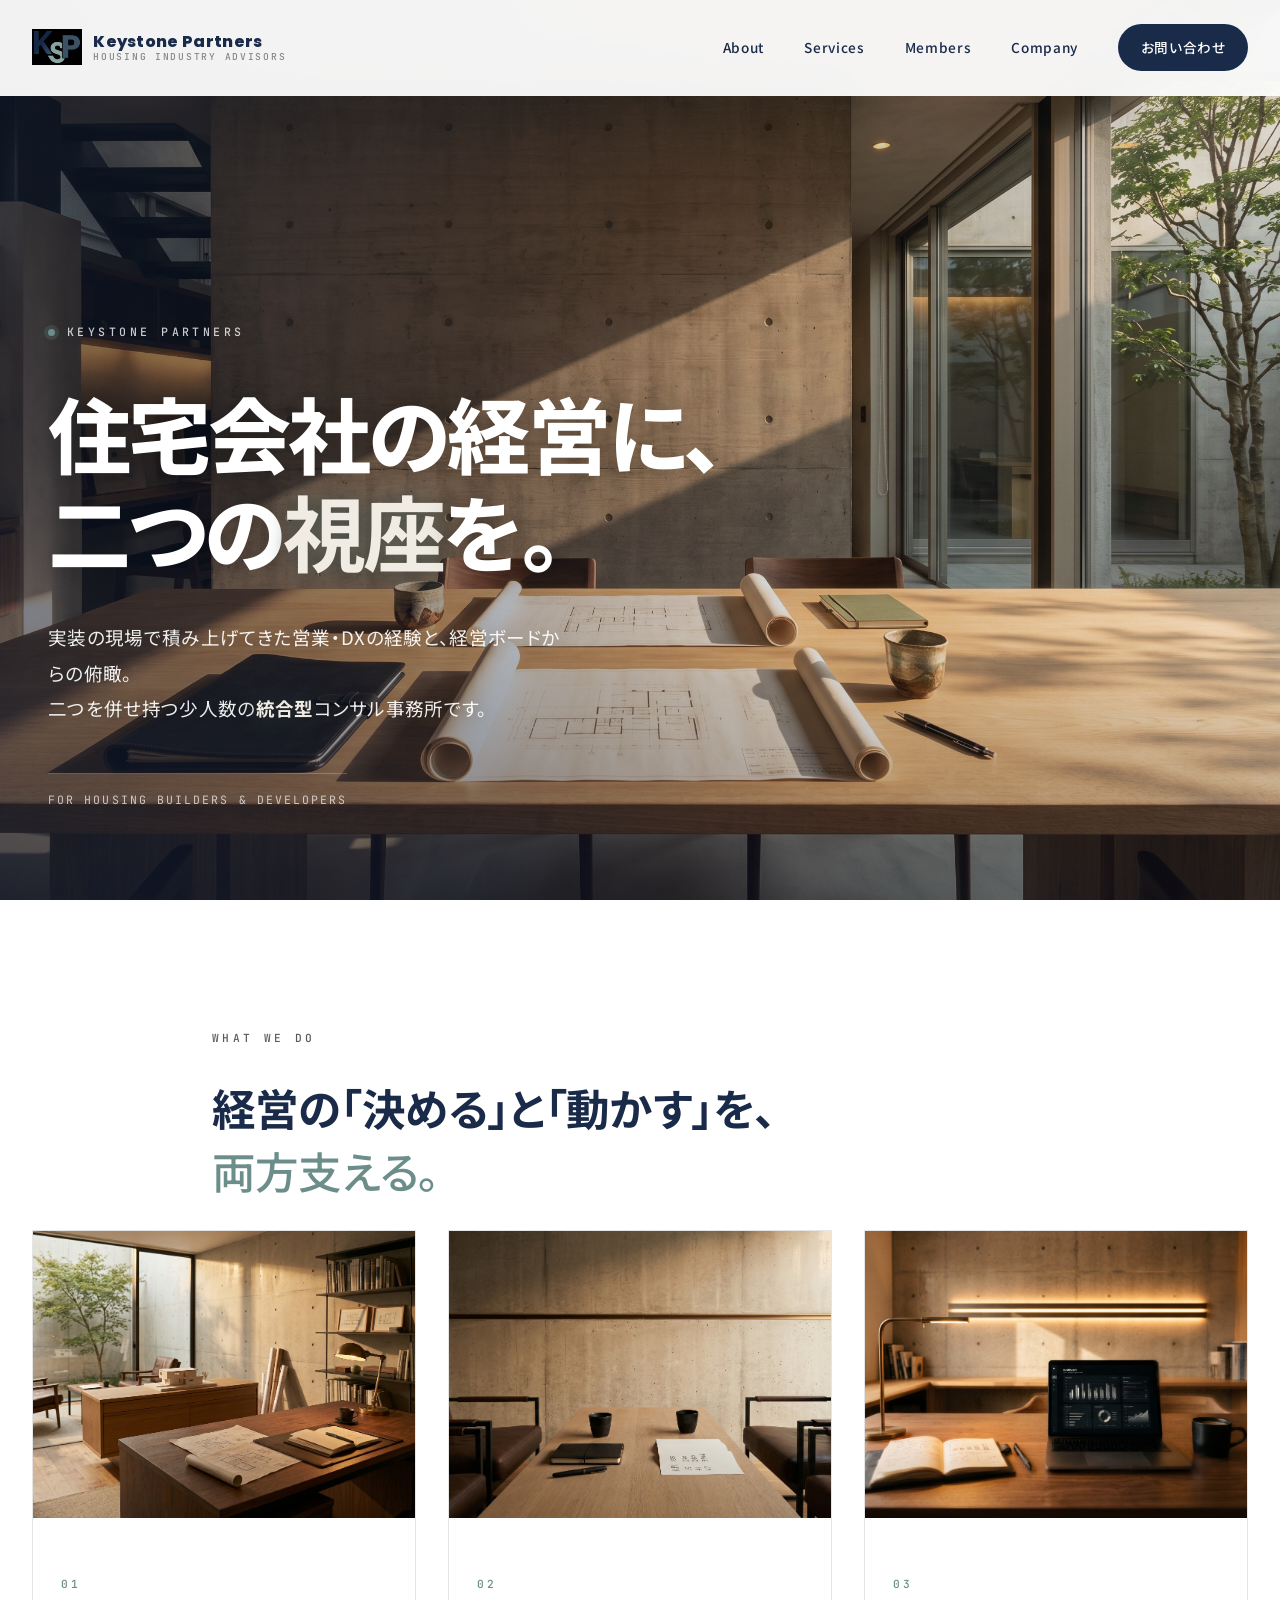
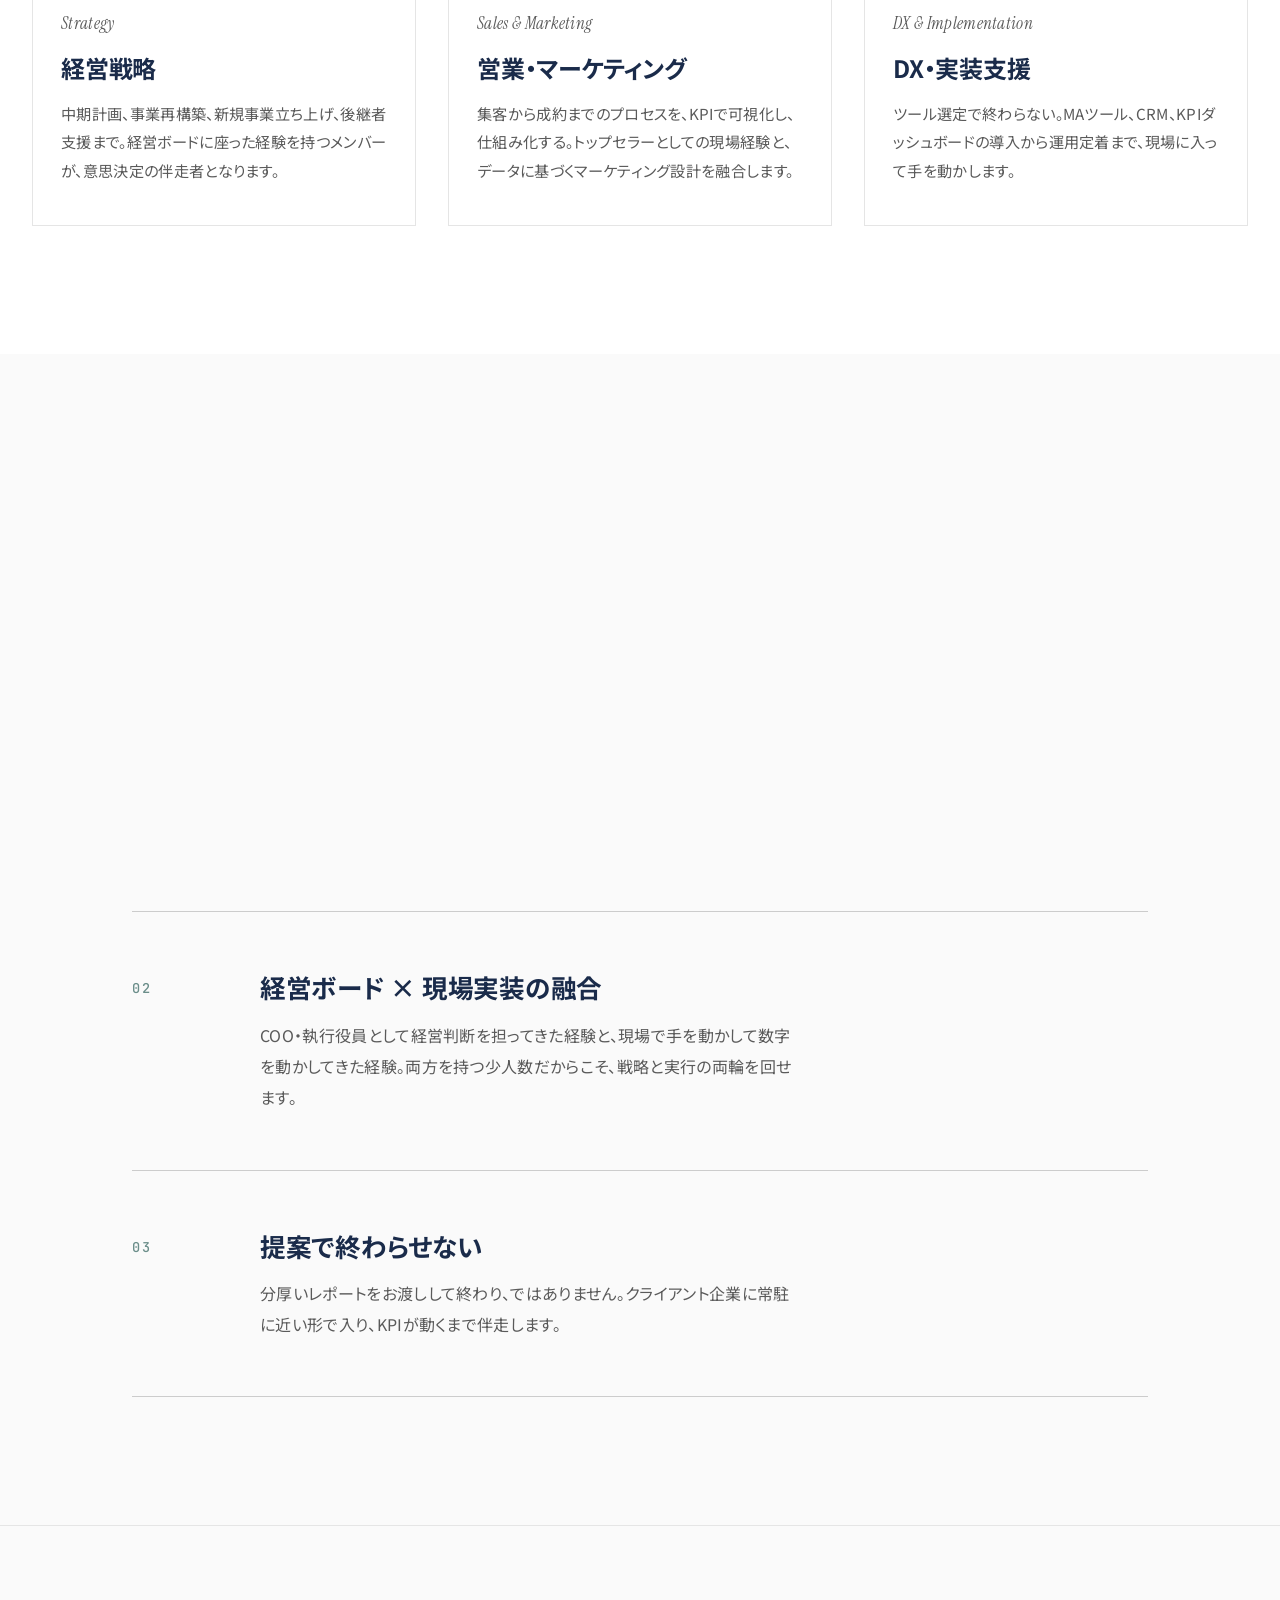
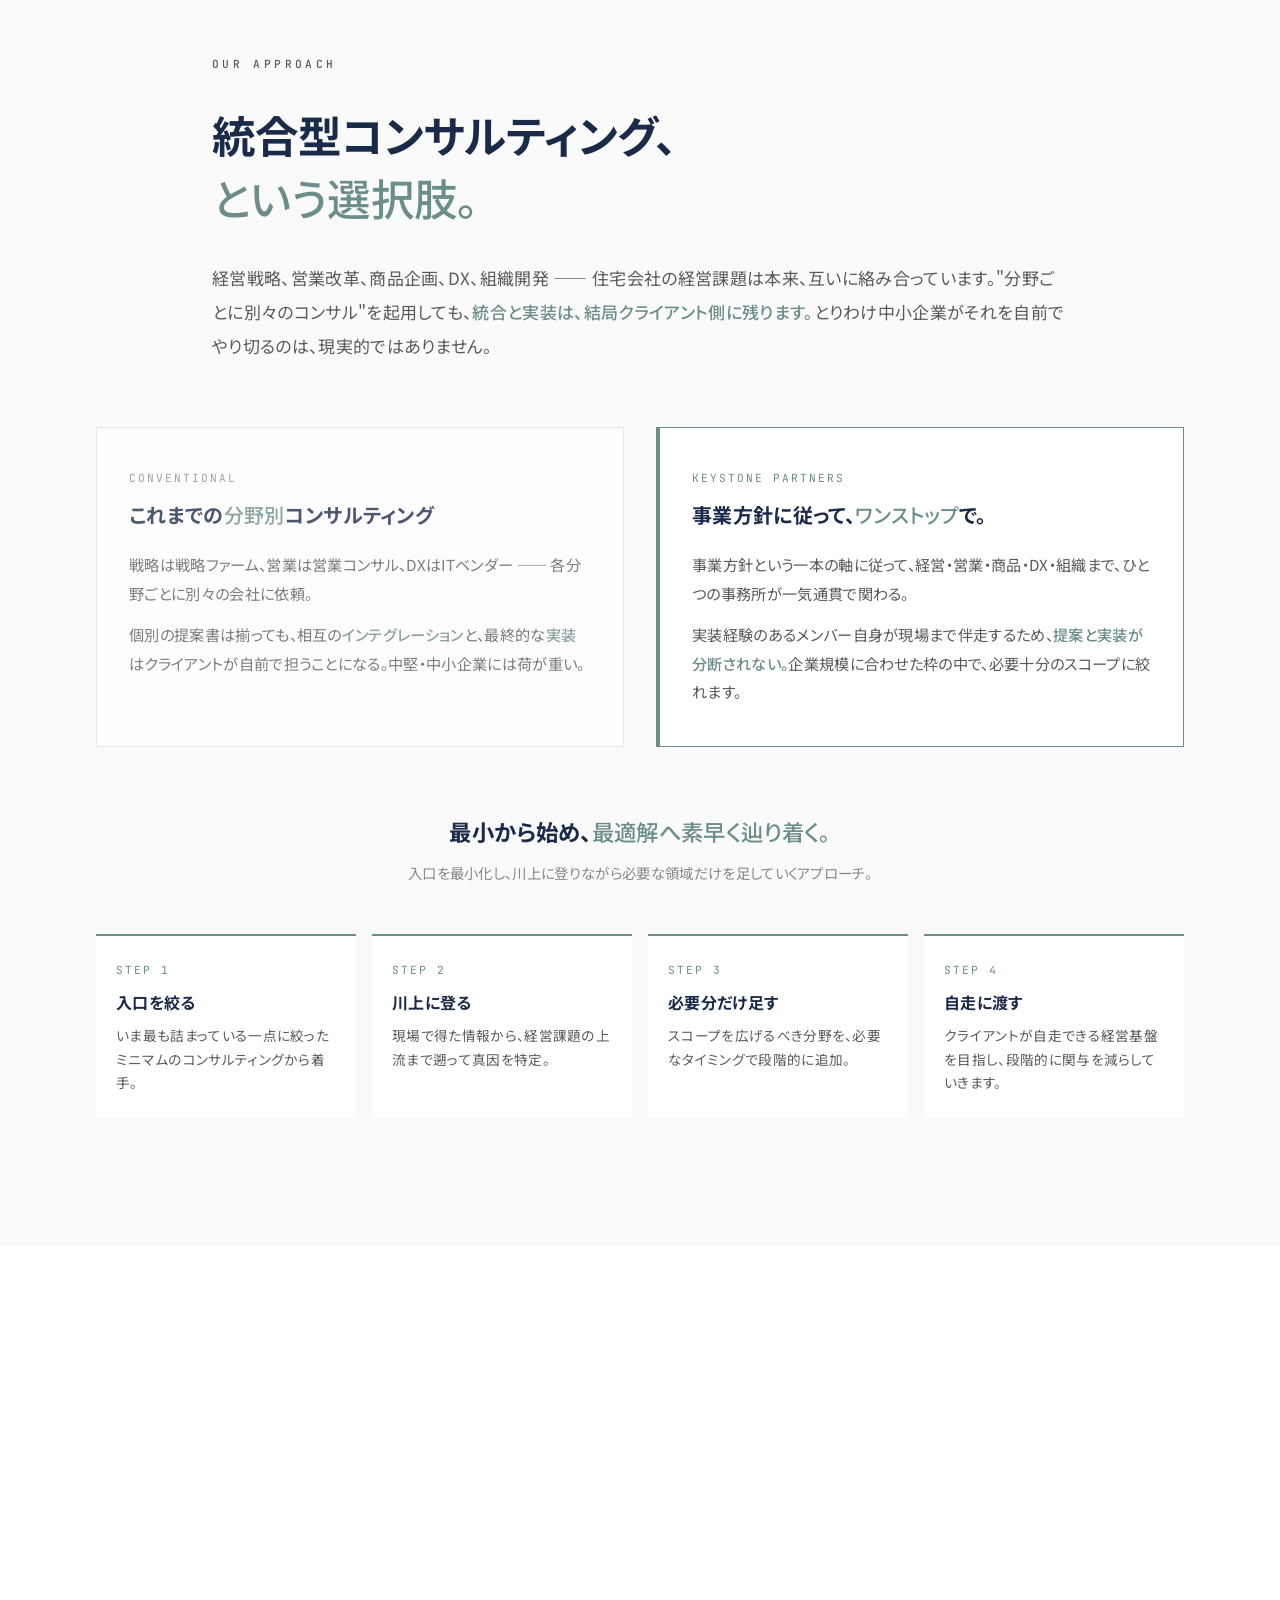
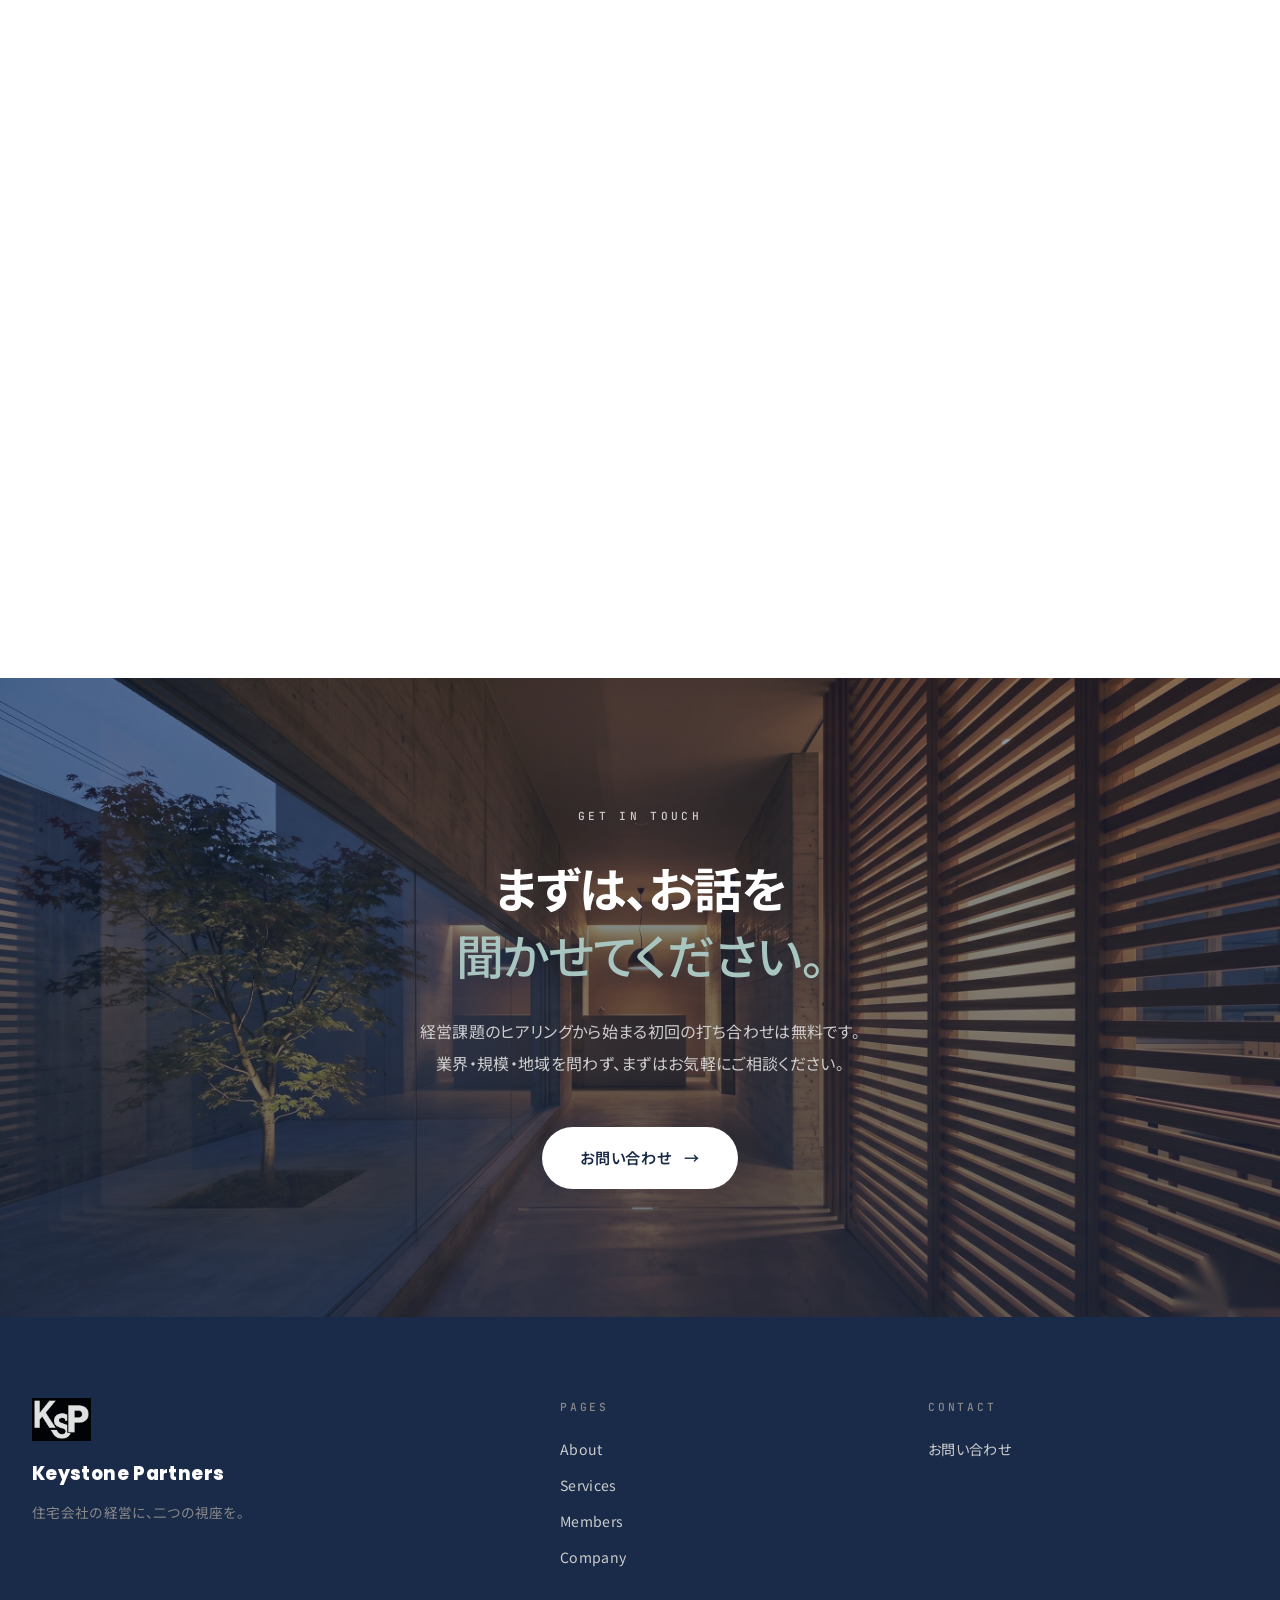
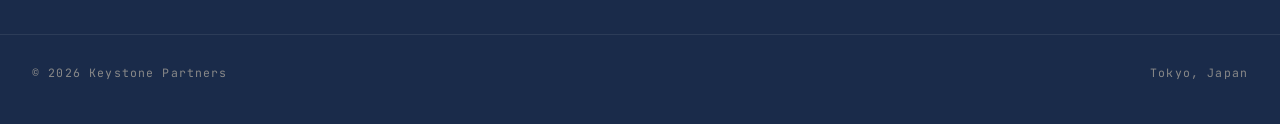
<file: index.html>
<!DOCTYPE html>
<html lang="ja">
<head>
<meta charset="UTF-8">
<meta name="viewport" content="width=device-width, initial-scale=1.0">
<title>Keystone Partners | 住宅会社の経営に、二つの視座を。</title>
<meta name="description" content="住宅会社向け経営コンサルティング事務所。経営ボードの視座と現場の実装力。二つを併せ持つ少人数のコンサル事務所、Keystone Partners。">
<link rel="preconnect" href="https://fonts.googleapis.com">
<link rel="preconnect" href="https://fonts.gstatic.com" crossorigin>
<link href="https://fonts.googleapis.com/css2?family=Noto+Sans+JP:wght@400;500;700;800;900&family=Instrument+Serif:ital@0;1&family=JetBrains+Mono:wght@400;500;700&family=Poppins:wght@800;900&display=swap" rel="stylesheet">
<link rel="stylesheet" href="style.css">
</head>
<body>

<!-- NAVIGATION -->
<nav class="nav">
  <div class="nav-inner">
    <a href="index.html" class="nav-logo" aria-label="Keystone Partners ホーム">
      <span class="nav-logo-text">
        <span class="nav-logo-mark">Keystone Partners</span>
        <span class="nav-logo-sub">Housing Industry Advisors</span>
      </span>
    </a>
    <button class="nav-toggle" aria-label="メニューを開く" aria-expanded="false">
      <span></span><span></span><span></span>
    </button>
    <div class="nav-links">
      <a href="about.html">About</a>
      <a href="services.html">Services</a>
      <a href="members.html">Members</a>
      <a href="company.html">Company</a>
      <a href="contact.html" class="nav-cta">お問い合わせ</a>
    </div>
  </div>
</nav>

<!-- HERO: full-bleed image -->
<section class="hero">
  <div class="hero-image"></div>
  <div class="hero-content">
    <div class="hero-eyebrow reveal">
      <span class="dot"></span>
      <span>KEYSTONE PARTNERS</span>
    </div>

    <h1 class="hero-headline">
      <span class="reveal" style="--d:.1s">住宅会社の経営に、</span>
      <span class="reveal" style="--d:.25s">二つの<em>視座</em>を。</span>
    </h1>

    <p class="hero-sub reveal" style="--d:.5s">
      実装の現場で積み上げてきた営業・DXの経験と、経営ボードからの俯瞰。<br>
      二つを併せ持つ少人数の<em>統合型</em>コンサル事務所です。
    </p>

    <div class="hero-meta reveal" style="--d:.7s">
      For Housing Builders &amp; Developers
    </div>
  </div>
</section>

<!-- WHAT WE DO (with images) -->
<section class="do">
  <div class="container-narrow">
    <div class="section-eyebrow reveal-on-scroll">WHAT WE DO</div>
    <h2 class="section-headline reveal-on-scroll">
      経営の「決める」と「動かす」を、<br>
      <em>両方支える。</em>
    </h2>
  </div>

  <div class="do-grid">
    <article class="do-card reveal-on-scroll">
      <div class="do-card-image" style="background-image: url('images/service-strategy.jpg'); background-color: #2D2A26;"></div>
      <div class="do-card-inner">
        <div class="do-card-num">01</div>
        <div class="do-card-title-en">Strategy</div>
        <h3 class="do-card-title">経営戦略</h3>
        <p class="do-card-desc">
          中期計画、事業再構築、新規事業立ち上げ、後継者支援まで。経営ボードに座った経験を持つメンバーが、意思決定の伴走者となります。
        </p>
      </div>
    </article>

    <article class="do-card reveal-on-scroll">
      <div class="do-card-image" style="background-image: url('images/service-sales.jpg'); background-color: #2D2A26;"></div>
      <div class="do-card-inner">
        <div class="do-card-num">02</div>
        <div class="do-card-title-en">Sales &amp; Marketing</div>
        <h3 class="do-card-title">営業・マーケティング</h3>
        <p class="do-card-desc">
          集客から成約までのプロセスを、KPIで可視化し、仕組み化する。トップセラーとしての現場経験と、データに基づくマーケティング設計を融合します。
        </p>
      </div>
    </article>

    <article class="do-card reveal-on-scroll">
      <div class="do-card-image" style="background-image: url('images/service-dx.jpg'); background-color: #2D2A26;"></div>
      <div class="do-card-inner">
        <div class="do-card-num">03</div>
        <div class="do-card-title-en">DX &amp; Implementation</div>
        <h3 class="do-card-title">DX・実装支援</h3>
        <p class="do-card-desc">
          ツール選定で終わらない。MAツール、CRM、KPIダッシュボードの導入から運用定着まで、現場に入って手を動かします。
        </p>
      </div>
    </article>
  </div>
</section>

<!-- WHY KEYSTONE -->
<section class="why">
  <div class="container-narrow">
    <div class="section-eyebrow reveal-on-scroll">WHY KEYSTONE</div>
    <h2 class="section-headline reveal-on-scroll">
      住宅業界に、<br>
      <em>深く、長く、関わる。</em>
    </h2>
  </div>

  <div class="why-list">
    <article class="why-item reveal-on-scroll">
      <div class="why-num">01</div>
      <div>
        <h3 class="why-title">住宅業界特化</h3>
        <p class="why-desc">
          創業メンバー全員が、住宅業界での実務経験者です。業界固有の商慣行、顧客心理、KPI構造を理解した上での提案を行います。
        </p>
      </div>
    </article>

    <article class="why-item reveal-on-scroll">
      <div class="why-num">02</div>
      <div>
        <h3 class="why-title">経営ボード × 現場実装の融合</h3>
        <p class="why-desc">
          COO・執行役員として経営判断を担ってきた経験と、現場で手を動かして数字を動かしてきた経験。両方を持つ少人数だからこそ、戦略と実行の両輪を回せます。
        </p>
      </div>
    </article>

    <article class="why-item reveal-on-scroll">
      <div class="why-num">03</div>
      <div>
        <h3 class="why-title">提案で終わらせない</h3>
        <p class="why-desc">
          分厚いレポートをお渡しして終わり、ではありません。クライアント企業に常駐に近い形で入り、KPIが動くまで伴走します。
        </p>
      </div>
    </article>
  </div>
</section>

<!-- INTEGRATIVE CONSULTING (v3 addition) -->
<section class="integrative">
  <div class="container-narrow">
    <div class="section-eyebrow reveal-on-scroll">OUR APPROACH</div>
    <h2 class="section-headline reveal-on-scroll">
      統合型コンサルティング、<br>
      <em>という選択肢。</em>
    </h2>
    <p class="integrative-lead reveal-on-scroll">
      経営戦略、営業改革、商品企画、DX、組織開発 ―― 住宅会社の経営課題は本来、互いに絡み合っています。"分野ごとに別々のコンサル"を起用しても、<em>統合と実装は、結局クライアント側に残ります。</em>とりわけ中小企業がそれを自前でやり切るのは、現実的ではありません。
    </p>
  </div>

  <div class="integrative-compare">
    <article class="integrative-card is-conventional reveal-on-scroll">
      <div class="integrative-card-eyebrow">CONVENTIONAL</div>
      <h3 class="integrative-card-title">これまでの<em>分野別</em>コンサルティング</h3>
      <div class="integrative-card-body">
        <p>戦略は戦略ファーム、営業は営業コンサル、DXはITベンダー ―― 各分野ごとに別々の会社に依頼。</p>
        <p>個別の提案書は揃っても、相互の<em>インテグレーション</em>と、最終的な<em>実装</em>はクライアントが自前で担うことになる。中堅・中小企業には荷が重い。</p>
      </div>
    </article>

    <article class="integrative-card is-ours reveal-on-scroll">
      <div class="integrative-card-eyebrow">KEYSTONE PARTNERS</div>
      <h3 class="integrative-card-title">事業方針に従って、<em>ワンストップ</em>で。</h3>
      <div class="integrative-card-body">
        <p>事業方針という一本の軸に従って、経営・営業・商品・DX・組織まで、ひとつの事務所が一気通貫で関わる。</p>
        <p>実装経験のあるメンバー自身が現場まで伴走するため、<em>提案と実装が分断されない。</em>企業規模に合わせた枠の中で、必要十分のスコープに絞れます。</p>
      </div>
    </article>
  </div>

  <div class="integrative-flow">
    <div class="integrative-flow-title reveal-on-scroll">
      最小から始め、<em>最適解へ素早く辿り着く。</em>
    </div>
    <div class="integrative-flow-sub reveal-on-scroll">
      入口を最小化し、川上に登りながら必要な領域だけを足していくアプローチ。
    </div>

    <div class="integrative-steps">
      <div class="integrative-step reveal-on-scroll">
        <div class="integrative-step-num">STEP 1</div>
        <div class="integrative-step-title">入口を絞る</div>
        <div class="integrative-step-desc">
          いま最も詰まっている一点に絞ったミニマムのコンサルティングから着手。
        </div>
      </div>
      <div class="integrative-step reveal-on-scroll">
        <div class="integrative-step-num">STEP 2</div>
        <div class="integrative-step-title">川上に登る</div>
        <div class="integrative-step-desc">
          現場で得た情報から、経営課題の上流まで遡って真因を特定。
        </div>
      </div>
      <div class="integrative-step reveal-on-scroll">
        <div class="integrative-step-num">STEP 3</div>
        <div class="integrative-step-title">必要分だけ足す</div>
        <div class="integrative-step-desc">
          スコープを広げるべき分野を、必要なタイミングで段階的に追加。
        </div>
      </div>
      <div class="integrative-step reveal-on-scroll">
        <div class="integrative-step-num">STEP 4</div>
        <div class="integrative-step-title">自走に渡す</div>
        <div class="integrative-step-desc">
          クライアントが自走できる経営基盤を目指し、段階的に関与を減らしていきます。
        </div>
      </div>
    </div>
  </div>
</section>

<!-- MEMBERS TEASER (with photo thumbnails) -->
<section class="members-teaser">
  <div class="container-narrow">
    <div class="section-eyebrow reveal-on-scroll">MEMBERS</div>
    <h2 class="section-headline reveal-on-scroll">
      二人の専門家が、<br>
      <em>並走します。</em>
    </h2>
  </div>

  <div class="members-teaser-grid">
    <article class="member-card reveal-on-scroll">
      <div class="member-photo-placeholder text-fallback" style="background-image: url('images/member-yamabuki.jpg'); background-position: center 42%;">KY</div>
      <div class="member-role">Co-founder</div>
      <h3 class="member-name">
        山吹 恭一郎
        <div class="member-name-en">Kyoichiro Yamabuki</div>
      </h3>
      <p class="member-desc">
        住宅トップブランドでのトップセラー経験を起点に、複数の上場・非上場住宅企業でCOO・執行役員として経営ボードを歴任。営業の現場感覚と経営判断の経験を両立。
      </p>
      <a href="members.html#yamabuki" class="member-link">
        <span>プロフィール詳細</span>
        <span class="arrow">→</span>
      </a>
    </article>

    <article class="member-card reveal-on-scroll">
      <div class="member-photo-placeholder text-fallback" style="background-image: url('images/member-kawazoe.jpg'); background-position: center 38%;">SK</div>
      <div class="member-role">Co-founder</div>
      <h3 class="member-name">
        川添 正二郎
        <div class="member-name-en">Shojiro Kawazoe</div>
      </h3>
      <p class="member-desc">
        経営戦略・新規事業立ち上げ・DX推進を主軸とする。米国大学コンピューターサイエンス修士、国内トップ大学 商学博士。技術と経営の両軸で、住宅会社のDX・新商品開発を伴走する。
      </p>
      <a href="members.html#kawazoe" class="member-link">
        <span>プロフィール詳細</span>
        <span class="arrow">→</span>
      </a>
    </article>
  </div>
</section>

<!-- CTA (with image background) -->
<section class="cta">
  <div class="cta-image" style="background-image: url('images/cta-bg.jpg');"></div>
  <div class="container-narrow">
    <div class="section-eyebrow reveal-on-scroll">GET IN TOUCH</div>
    <h2 class="cta-headline reveal-on-scroll">
      まずは、お話を<br>
      <em>聞かせてください。</em>
    </h2>
    <p class="cta-lead reveal-on-scroll">
      経営課題のヒアリングから始まる初回の打ち合わせは無料です。<br>
      業界・規模・地域を問わず、まずはお気軽にご相談ください。
    </p>
    <div class="reveal-on-scroll">
      <a href="contact.html" class="cta-button">
        <span>お問い合わせ</span>
        <span class="arrow">→</span>
      </a>
    </div>
  </div>
</section>

<!-- FOOTER -->
<footer class="footer">
  <div class="footer-inner">
    <div class="footer-brand">
      <div class="footer-brand-logo" aria-hidden="true"></div>
      <p class="footer-brand-name">Keystone Partners</p>
      <p class="footer-brand-tag">住宅会社の経営に、二つの視座を。</p>
    </div>
    <div>
      <p class="footer-col-title">Pages</p>
      <div class="footer-links">
        <a href="about.html">About</a>
        <a href="services.html">Services</a>
        <a href="members.html">Members</a>
        <a href="company.html">Company</a>
      </div>
    </div>
    <div>
      <p class="footer-col-title">Contact</p>
      <div class="footer-links">
        <a href="contact.html">お問い合わせ</a>
      </div>
    </div>
  </div>
  <div class="footer-bottom">
    <span>© 2026 Keystone Partners</span>
    <span>Tokyo, Japan</span>
  </div>
</footer>

<script src="script.js"></script>
</body>
</html>
</file>
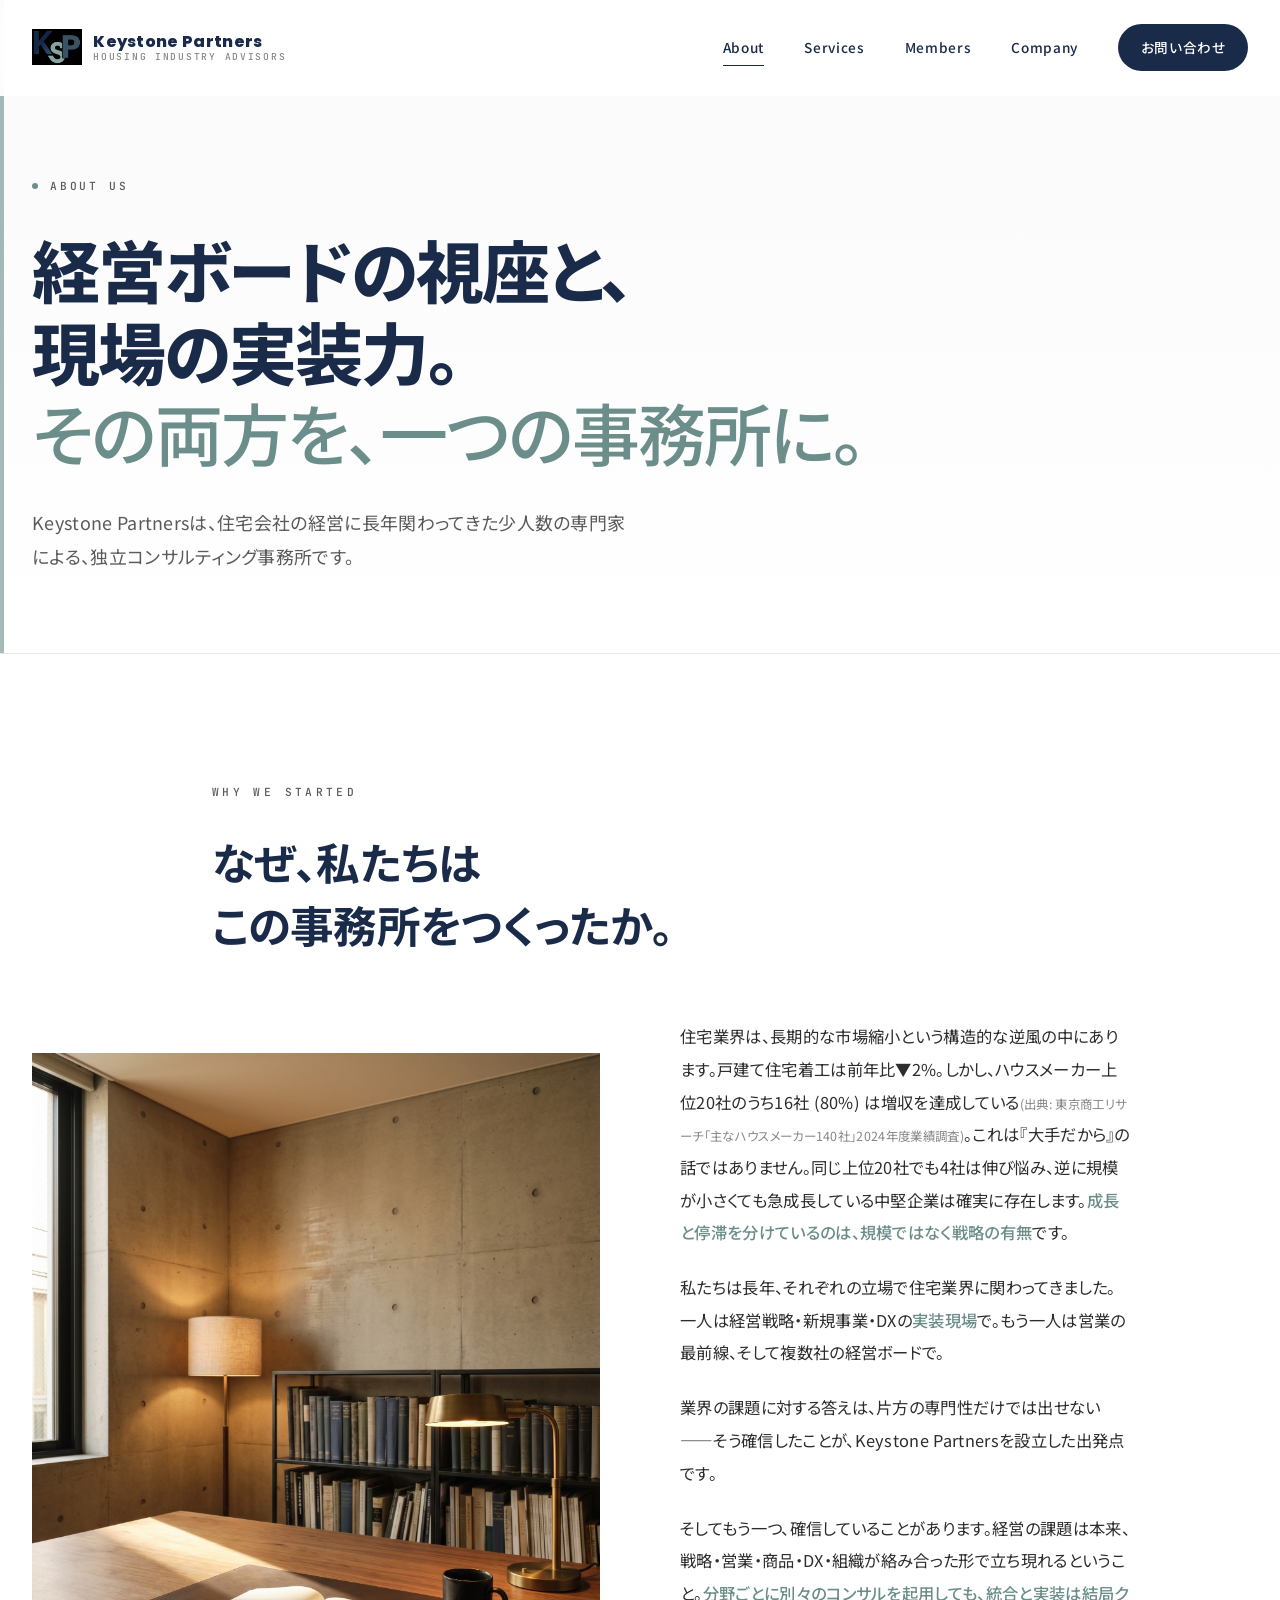
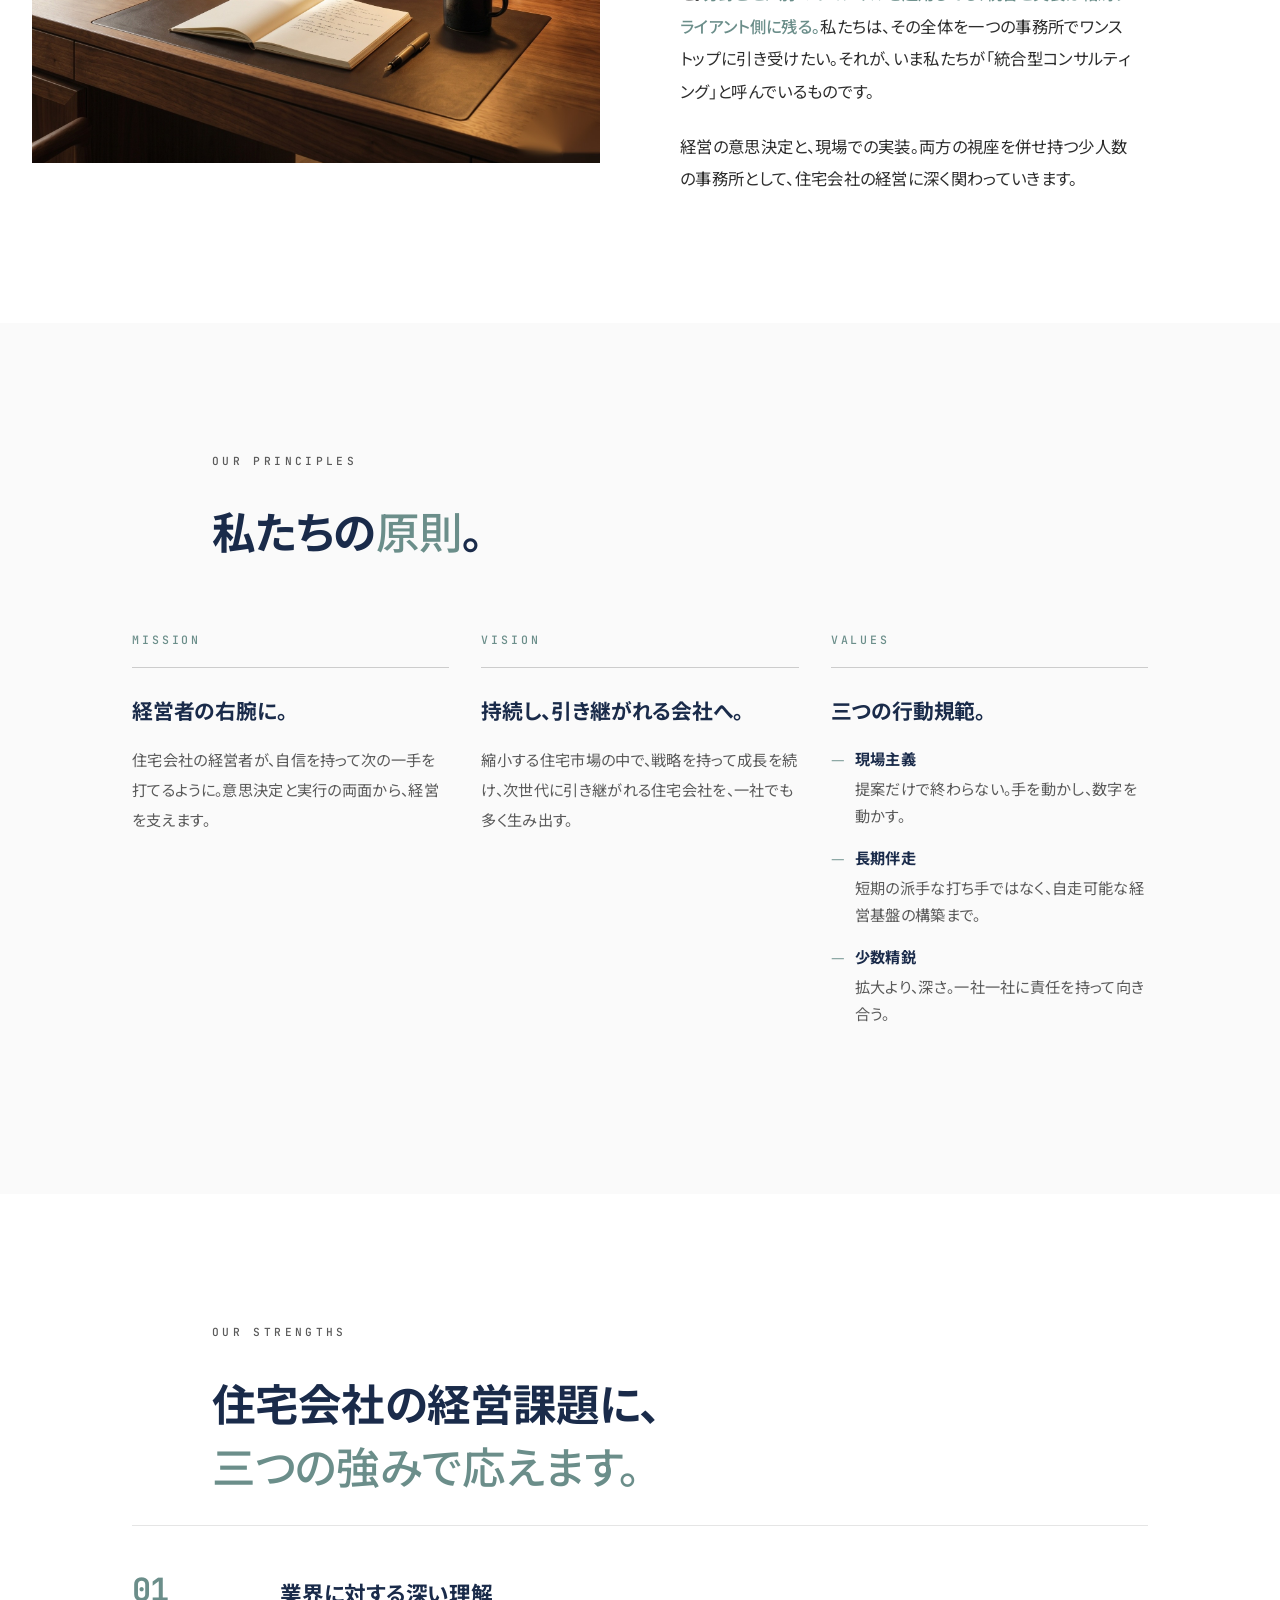
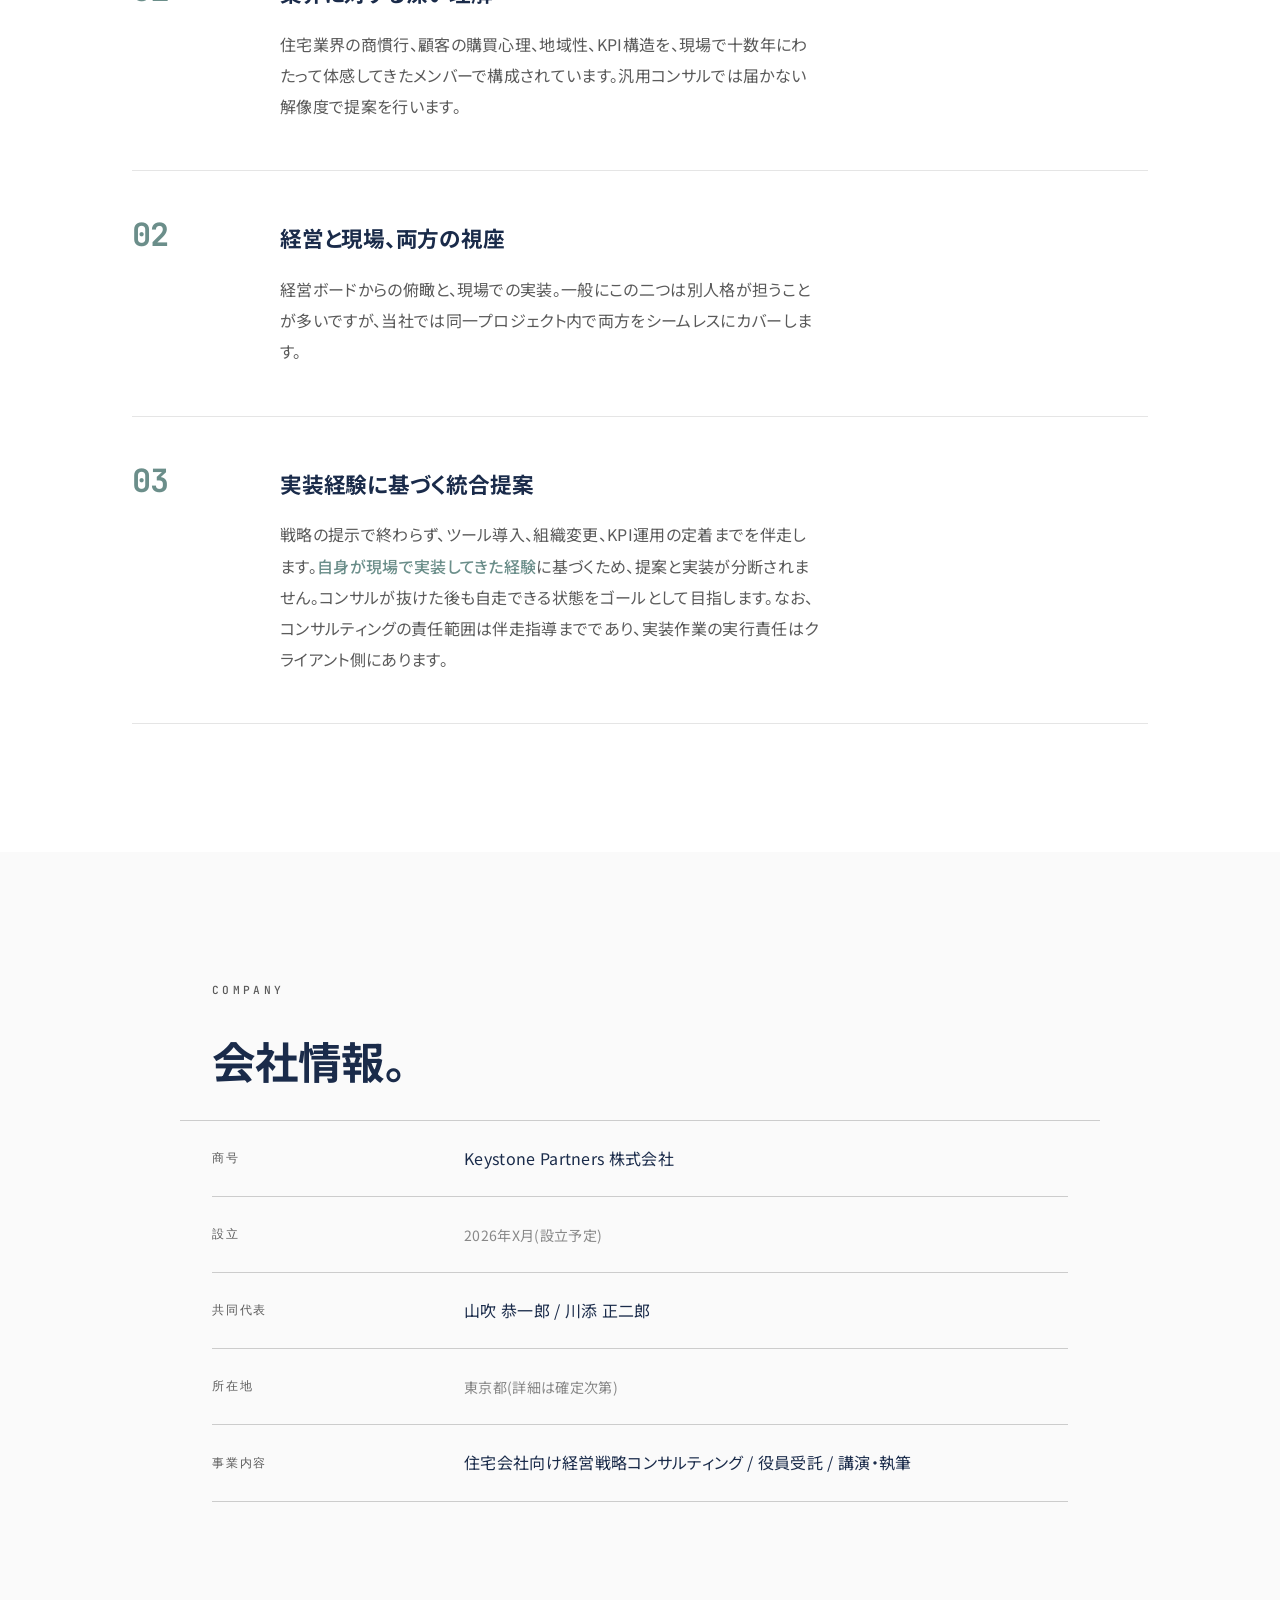
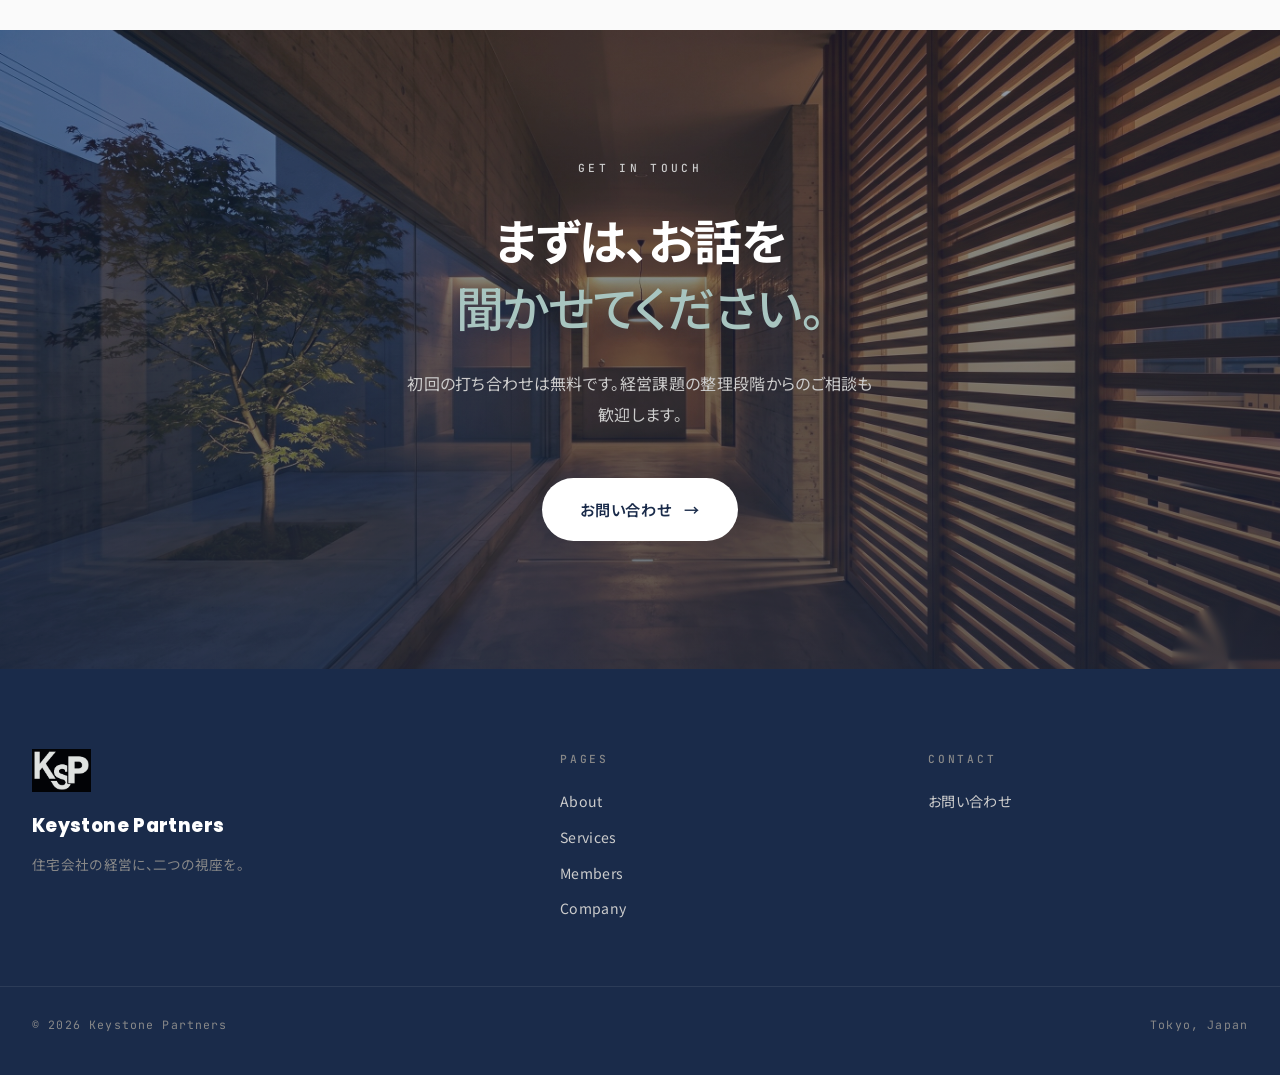
<file: about.html>
<!DOCTYPE html>
<html lang="ja">
<head>
<meta charset="UTF-8">
<meta name="viewport" content="width=device-width, initial-scale=1.0">
<title>About | Keystone Partners</title>
<meta name="description" content="Keystone Partnersについて。経営ボードの視座と、現場の実装力。その両方を一つの事務所に。設立背景、Mission/Vision/Values、私たちの強み。">
<link rel="preconnect" href="https://fonts.googleapis.com">
<link rel="preconnect" href="https://fonts.gstatic.com" crossorigin>
<link href="https://fonts.googleapis.com/css2?family=Noto+Sans+JP:wght@400;500;700;800;900&family=Instrument+Serif:ital@0;1&family=JetBrains+Mono:wght@400;500;700&family=Poppins:wght@800;900&display=swap" rel="stylesheet">
<link rel="stylesheet" href="style.css">
</head>
<body>

<nav class="nav">
  <div class="nav-inner">
    <a href="index.html" class="nav-logo" aria-label="Keystone Partners ホーム">
      <span class="nav-logo-text">
        <span class="nav-logo-mark">Keystone Partners</span>
        <span class="nav-logo-sub">Housing Industry Advisors</span>
      </span>
    </a>
    <button class="nav-toggle" aria-label="メニューを開く" aria-expanded="false">
      <span></span><span></span><span></span>
    </button>
    <div class="nav-links">
      <a href="about.html" class="nav-current">About</a>
      <a href="services.html">Services</a>
      <a href="members.html">Members</a>
      <a href="company.html">Company</a>
      <a href="contact.html" class="nav-cta">お問い合わせ</a>
    </div>
  </div>
</nav>

<section class="page-head">
  <div class="page-head-inner">
    <div class="page-eyebrow reveal">
      <span class="dot"></span>
      <span>ABOUT US</span>
    </div>
    <h1 class="page-title reveal" style="--d:.15s">
      経営ボードの視座と、<br>
      現場の実装力。<br>
      <em>その両方を、一つの事務所に。</em>
    </h1>
    <p class="page-lead reveal" style="--d:.35s">
      Keystone Partnersは、住宅会社の経営に長年関わってきた少人数の専門家による、独立コンサルティング事務所です。
    </p>
  </div>
</section>

<!-- STORY: image + text split -->
<section class="about-story">
  <div class="container-narrow" style="margin-bottom: 4rem;">
    <div class="section-eyebrow reveal-on-scroll">WHY WE STARTED</div>
    <h2 class="section-headline reveal-on-scroll">
      なぜ、私たちは<br>
      この事務所をつくったか。
    </h2>
  </div>

  <div class="about-story-split">
    <div class="about-story-image reveal-on-scroll" style="background-image: url('images/about-story.jpg'); background-color: #2D2A26;"></div>
    <div class="about-story-text reveal-on-scroll">
      <p>住宅業界は、長期的な市場縮小という構造的な逆風の中にあります。戸建て住宅着工は前年比▼2%。しかし、ハウスメーカー上位20社のうち16社 (80%) は増収を達成している<small>(出典: 東京商工リサーチ「主なハウスメーカー140社」2024年度業績調査)</small>。これは『大手だから』の話ではありません。同じ上位20社でも4社は伸び悩み、逆に規模が小さくても急成長している中堅企業は確実に存在します。<em>成長と停滞を分けているのは、規模ではなく戦略の有無</em>です。</p>
      <p>私たちは長年、それぞれの立場で住宅業界に関わってきました。一人は経営戦略・新規事業・DXの<em>実装現場</em>で。もう一人は営業の最前線、そして複数社の経営ボードで。</p>
      <p>業界の課題に対する答えは、片方の専門性だけでは出せない――そう確信したことが、Keystone Partnersを設立した出発点です。</p>
      <p>そしてもう一つ、確信していることがあります。経営の課題は本来、戦略・営業・商品・DX・組織が絡み合った形で立ち現れるということ。<em>分野ごとに別々のコンサルを起用しても、統合と実装は結局クライアント側に残る。</em>私たちは、その全体を一つの事務所でワンストップに引き受けたい。それが、いま私たちが「統合型コンサルティング」と呼んでいるものです。</p>
      <p>経営の意思決定と、現場での実装。両方の視座を併せ持つ少人数の事務所として、住宅会社の経営に深く関わっていきます。</p>
    </div>
  </div>
</section>

<!-- PRINCIPLES -->
<section class="principles">
  <div class="container-narrow">
    <div class="section-eyebrow reveal-on-scroll">OUR PRINCIPLES</div>
    <h2 class="section-headline reveal-on-scroll">
      私たちの<em>原則</em>。
    </h2>
  </div>

  <div class="principles-grid">
    <div class="principle reveal-on-scroll">
      <div class="principle-label">Mission</div>
      <h3 class="principle-title">経営者の右腕に。</h3>
      <p class="principle-body">
        住宅会社の経営者が、自信を持って次の一手を打てるように。意思決定と実行の両面から、経営を支えます。
      </p>
    </div>

    <div class="principle reveal-on-scroll">
      <div class="principle-label">Vision</div>
      <h3 class="principle-title">持続し、引き継がれる会社へ。</h3>
      <p class="principle-body">
        縮小する住宅市場の中で、戦略を持って成長を続け、次世代に引き継がれる住宅会社を、一社でも多く生み出す。
      </p>
    </div>

    <div class="principle reveal-on-scroll">
      <div class="principle-label">Values</div>
      <h3 class="principle-title">三つの行動規範。</h3>
      <ul class="principle-list">
        <li><strong>現場主義</strong>提案だけで終わらない。手を動かし、数字を動かす。</li>
        <li><strong>長期伴走</strong>短期の派手な打ち手ではなく、自走可能な経営基盤の構築まで。</li>
        <li><strong>少数精鋭</strong>拡大より、深さ。一社一社に責任を持って向き合う。</li>
      </ul>
    </div>
  </div>
</section>

<!-- STRENGTHS -->
<section class="strengths">
  <div class="container-narrow">
    <div class="section-eyebrow reveal-on-scroll">OUR STRENGTHS</div>
    <h2 class="section-headline reveal-on-scroll">
      住宅会社の経営課題に、<br>
      <em>三つの強みで応えます。</em>
    </h2>
  </div>

  <div class="strengths-list">
    <article class="strength-item reveal-on-scroll">
      <div class="strength-num">01</div>
      <div>
        <h3 class="strength-title">業界に対する深い理解</h3>
        <p class="strength-desc">
          住宅業界の商慣行、顧客の購買心理、地域性、KPI構造を、現場で十数年にわたって体感してきたメンバーで構成されています。汎用コンサルでは届かない解像度で提案を行います。
        </p>
      </div>
    </article>

    <article class="strength-item reveal-on-scroll">
      <div class="strength-num">02</div>
      <div>
        <h3 class="strength-title">経営と現場、両方の視座</h3>
        <p class="strength-desc">
          経営ボードからの俯瞰と、現場での実装。一般にこの二つは別人格が担うことが多いですが、当社では同一プロジェクト内で両方をシームレスにカバーします。
        </p>
      </div>
    </article>

    <article class="strength-item reveal-on-scroll">
      <div class="strength-num">03</div>
      <div>
        <h3 class="strength-title">実装経験に基づく統合提案</h3>
        <p class="strength-desc">
          戦略の提示で終わらず、ツール導入、組織変更、KPI運用の定着までを伴走します。<em>自身が現場で実装してきた経験</em>に基づくため、提案と実装が分断されません。コンサルが抜けた後も自走できる状態をゴールとして目指します。なお、コンサルティングの責任範囲は伴走指導までであり、実装作業の実行責任はクライアント側にあります。
        </p>
      </div>
    </article>
  </div>
</section>

<!-- COMPANY SUMMARY -->
<section class="company-info">
  <div class="container-narrow">
    <div class="section-eyebrow reveal-on-scroll">COMPANY</div>
    <h2 class="section-headline reveal-on-scroll">
      会社情報。
    </h2>
  </div>

  <div class="info-table reveal-on-scroll">
    <div class="info-row">
      <div class="info-label">商号</div>
      <div class="info-value">Keystone Partners 株式会社</div>
    </div>
    <div class="info-row">
      <div class="info-label">設立</div>
      <div class="info-value"><span class="placeholder">2026年X月(設立予定)</span></div>
    </div>
    <div class="info-row">
      <div class="info-label">共同代表</div>
      <div class="info-value">山吹 恭一郎 / 川添 正二郎</div>
    </div>
    <div class="info-row">
      <div class="info-label">所在地</div>
      <div class="info-value"><span class="placeholder">東京都(詳細は確定次第)</span></div>
    </div>
    <div class="info-row">
      <div class="info-label">事業内容</div>
      <div class="info-value">住宅会社向け経営戦略コンサルティング / 役員受託 / 講演・執筆</div>
    </div>
  </div>
</section>

<!-- CTA -->
<section class="cta">
  <div class="cta-image" style="background-image: url('images/cta-bg.jpg');"></div>
  <div class="container-narrow">
    <div class="section-eyebrow reveal-on-scroll">GET IN TOUCH</div>
    <h2 class="cta-headline reveal-on-scroll">
      まずは、お話を<br>
      <em>聞かせてください。</em>
    </h2>
    <p class="cta-lead reveal-on-scroll">
      初回の打ち合わせは無料です。経営課題の整理段階からのご相談も歓迎します。
    </p>
    <div class="reveal-on-scroll">
      <a href="contact.html" class="cta-button">
        <span>お問い合わせ</span>
        <span class="arrow">→</span>
      </a>
    </div>
  </div>
</section>

<footer class="footer">
  <div class="footer-inner">
    <div class="footer-brand">
      <div class="footer-brand-logo" aria-hidden="true"></div>
      <p class="footer-brand-name">Keystone Partners</p>
      <p class="footer-brand-tag">住宅会社の経営に、二つの視座を。</p>
    </div>
    <div>
      <p class="footer-col-title">Pages</p>
      <div class="footer-links">
        <a href="about.html">About</a>
        <a href="services.html">Services</a>
        <a href="members.html">Members</a>
        <a href="company.html">Company</a>
      </div>
    </div>
    <div>
      <p class="footer-col-title">Contact</p>
      <div class="footer-links">
        <a href="contact.html">お問い合わせ</a>
      </div>
    </div>
  </div>
  <div class="footer-bottom">
    <span>© 2026 Keystone Partners</span>
    <span>Tokyo, Japan</span>
  </div>
</footer>

<script src="script.js"></script>
</body>
</html>
</file>
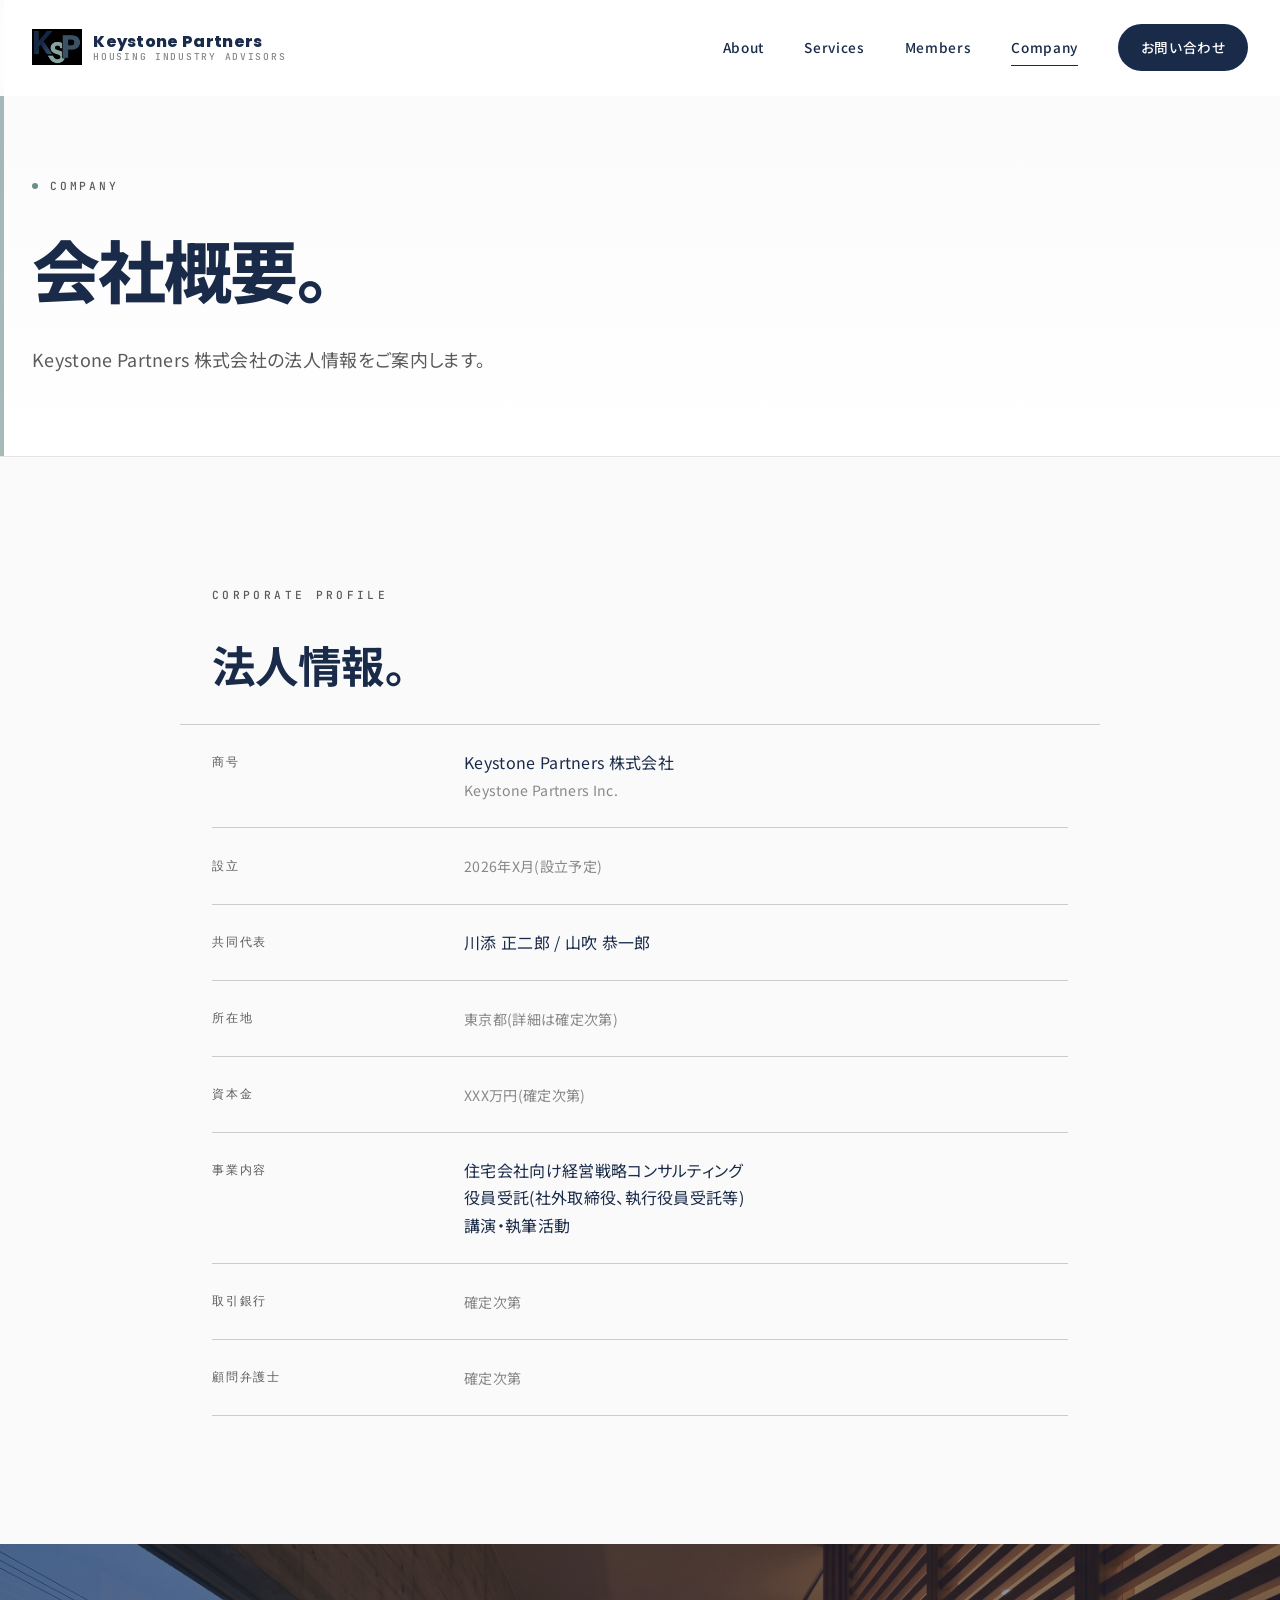
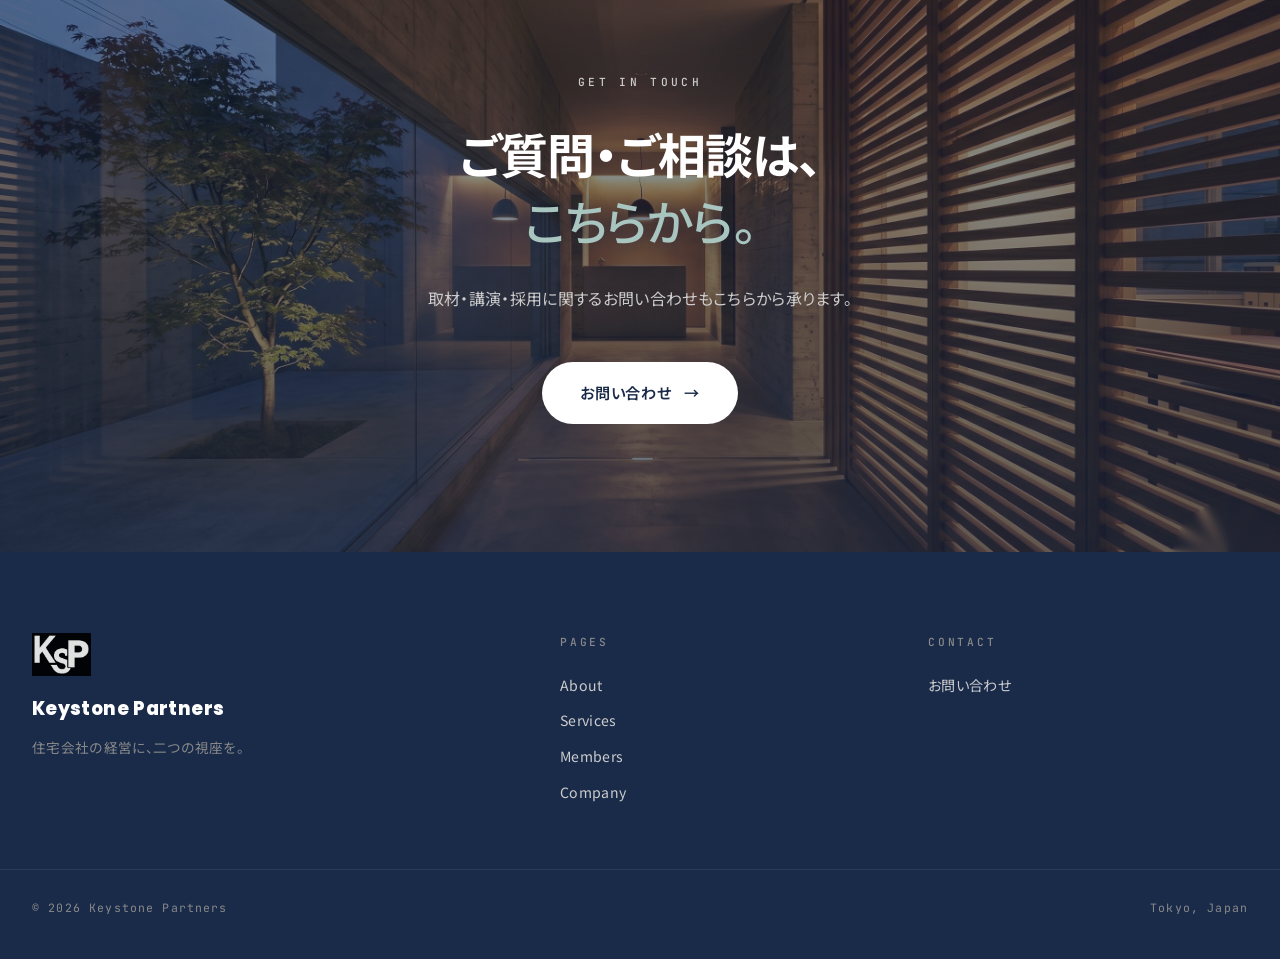
<file: company.html>
<!DOCTYPE html>
<html lang="ja">
<head>
<meta charset="UTF-8">
<meta name="viewport" content="width=device-width, initial-scale=1.0">
<title>Company | Keystone Partners</title>
<meta name="description" content="Keystone Partners 株式会社の会社概要。商号、設立、代表者、所在地、事業内容など。">
<link rel="preconnect" href="https://fonts.googleapis.com">
<link rel="preconnect" href="https://fonts.gstatic.com" crossorigin>
<link href="https://fonts.googleapis.com/css2?family=Noto+Sans+JP:wght@400;500;700;800;900&family=Instrument+Serif:ital@0;1&family=JetBrains+Mono:wght@400;500;700&family=Poppins:wght@800;900&display=swap" rel="stylesheet">
<link rel="stylesheet" href="style.css">
</head>
<body>

<nav class="nav">
  <div class="nav-inner">
    <a href="index.html" class="nav-logo" aria-label="Keystone Partners ホーム">
      <span class="nav-logo-text">
        <span class="nav-logo-mark">Keystone Partners</span>
        <span class="nav-logo-sub">Housing Industry Advisors</span>
      </span>
    </a>
    <button class="nav-toggle" aria-label="メニューを開く" aria-expanded="false">
      <span></span><span></span><span></span>
    </button>
    <div class="nav-links">
      <a href="about.html">About</a>
      <a href="services.html">Services</a>
      <a href="members.html">Members</a>
      <a href="company.html" class="nav-current">Company</a>
      <a href="contact.html" class="nav-cta">お問い合わせ</a>
    </div>
  </div>
</nav>

<!-- PAGE HEAD -->
<section class="page-head">
  <div class="page-head-inner">
    <div class="page-eyebrow reveal">
      <span class="dot"></span>
      <span>COMPANY</span>
    </div>
    <h1 class="page-title reveal" style="--d:.15s">
      会社概要。
    </h1>
    <p class="page-lead reveal" style="--d:.35s">
      Keystone Partners 株式会社の法人情報をご案内します。
    </p>
  </div>
</section>

<!-- COMPANY INFO -->
<section class="company-info">
  <div class="container-narrow">
    <div class="section-eyebrow reveal-on-scroll">CORPORATE PROFILE</div>
    <h2 class="section-headline reveal-on-scroll">
      法人情報。
    </h2>
  </div>

  <div class="info-table reveal-on-scroll">
    <div class="info-row">
      <div class="info-label">商号</div>
      <div class="info-value">Keystone Partners 株式会社<br><span class="placeholder">Keystone Partners Inc.</span></div>
    </div>
    <div class="info-row">
      <div class="info-label">設立</div>
      <div class="info-value"><span class="placeholder">2026年X月(設立予定)</span></div>
    </div>
    <div class="info-row">
      <div class="info-label">共同代表</div>
      <div class="info-value">川添 正二郎 / 山吹 恭一郎</div>
    </div>
    <div class="info-row">
      <div class="info-label">所在地</div>
      <div class="info-value"><span class="placeholder">東京都(詳細は確定次第)</span></div>
    </div>
    <div class="info-row">
      <div class="info-label">資本金</div>
      <div class="info-value"><span class="placeholder">XXX万円(確定次第)</span></div>
    </div>
    <div class="info-row">
      <div class="info-label">事業内容</div>
      <div class="info-value">
        住宅会社向け経営戦略コンサルティング<br>
        役員受託(社外取締役、執行役員受託等)<br>
        講演・執筆活動
      </div>
    </div>
    <div class="info-row">
      <div class="info-label">取引銀行</div>
      <div class="info-value"><span class="placeholder">確定次第</span></div>
    </div>
    <div class="info-row">
      <div class="info-label">顧問弁護士</div>
      <div class="info-value"><span class="placeholder">確定次第</span></div>
    </div>
  </div>
</section>

<!-- CTA -->
<section class="cta">
  <div class="cta-image" style="background-image: url('images/cta-bg.jpg');"></div>
  <div class="container-narrow">
    <div class="section-eyebrow reveal-on-scroll">GET IN TOUCH</div>
    <h2 class="cta-headline reveal-on-scroll">
      ご質問・ご相談は、<br>
      <em>こちらから。</em>
    </h2>
    <p class="cta-lead reveal-on-scroll">
      取材・講演・採用に関するお問い合わせもこちらから承ります。
    </p>
    <div class="reveal-on-scroll">
      <a href="contact.html" class="cta-button">
        <span>お問い合わせ</span>
        <span class="arrow">→</span>
      </a>
    </div>
  </div>
</section>

<footer class="footer">
  <div class="footer-inner">
    <div class="footer-brand">
      <div class="footer-brand-logo" aria-hidden="true"></div>
      <p class="footer-brand-name">Keystone Partners</p>
      <p class="footer-brand-tag">住宅会社の経営に、二つの視座を。</p>
    </div>
    <div>
      <p class="footer-col-title">Pages</p>
      <div class="footer-links">
        <a href="about.html">About</a>
        <a href="services.html">Services</a>
        <a href="members.html">Members</a>
        <a href="company.html">Company</a>
      </div>
    </div>
    <div>
      <p class="footer-col-title">Contact</p>
      <div class="footer-links">
        <a href="contact.html">お問い合わせ</a>
      </div>
    </div>
  </div>
  <div class="footer-bottom">
    <span>© 2026 Keystone Partners</span>
    <span>Tokyo, Japan</span>
  </div>
</footer>

<script src="script.js"></script>
</body>
</html>
</file>
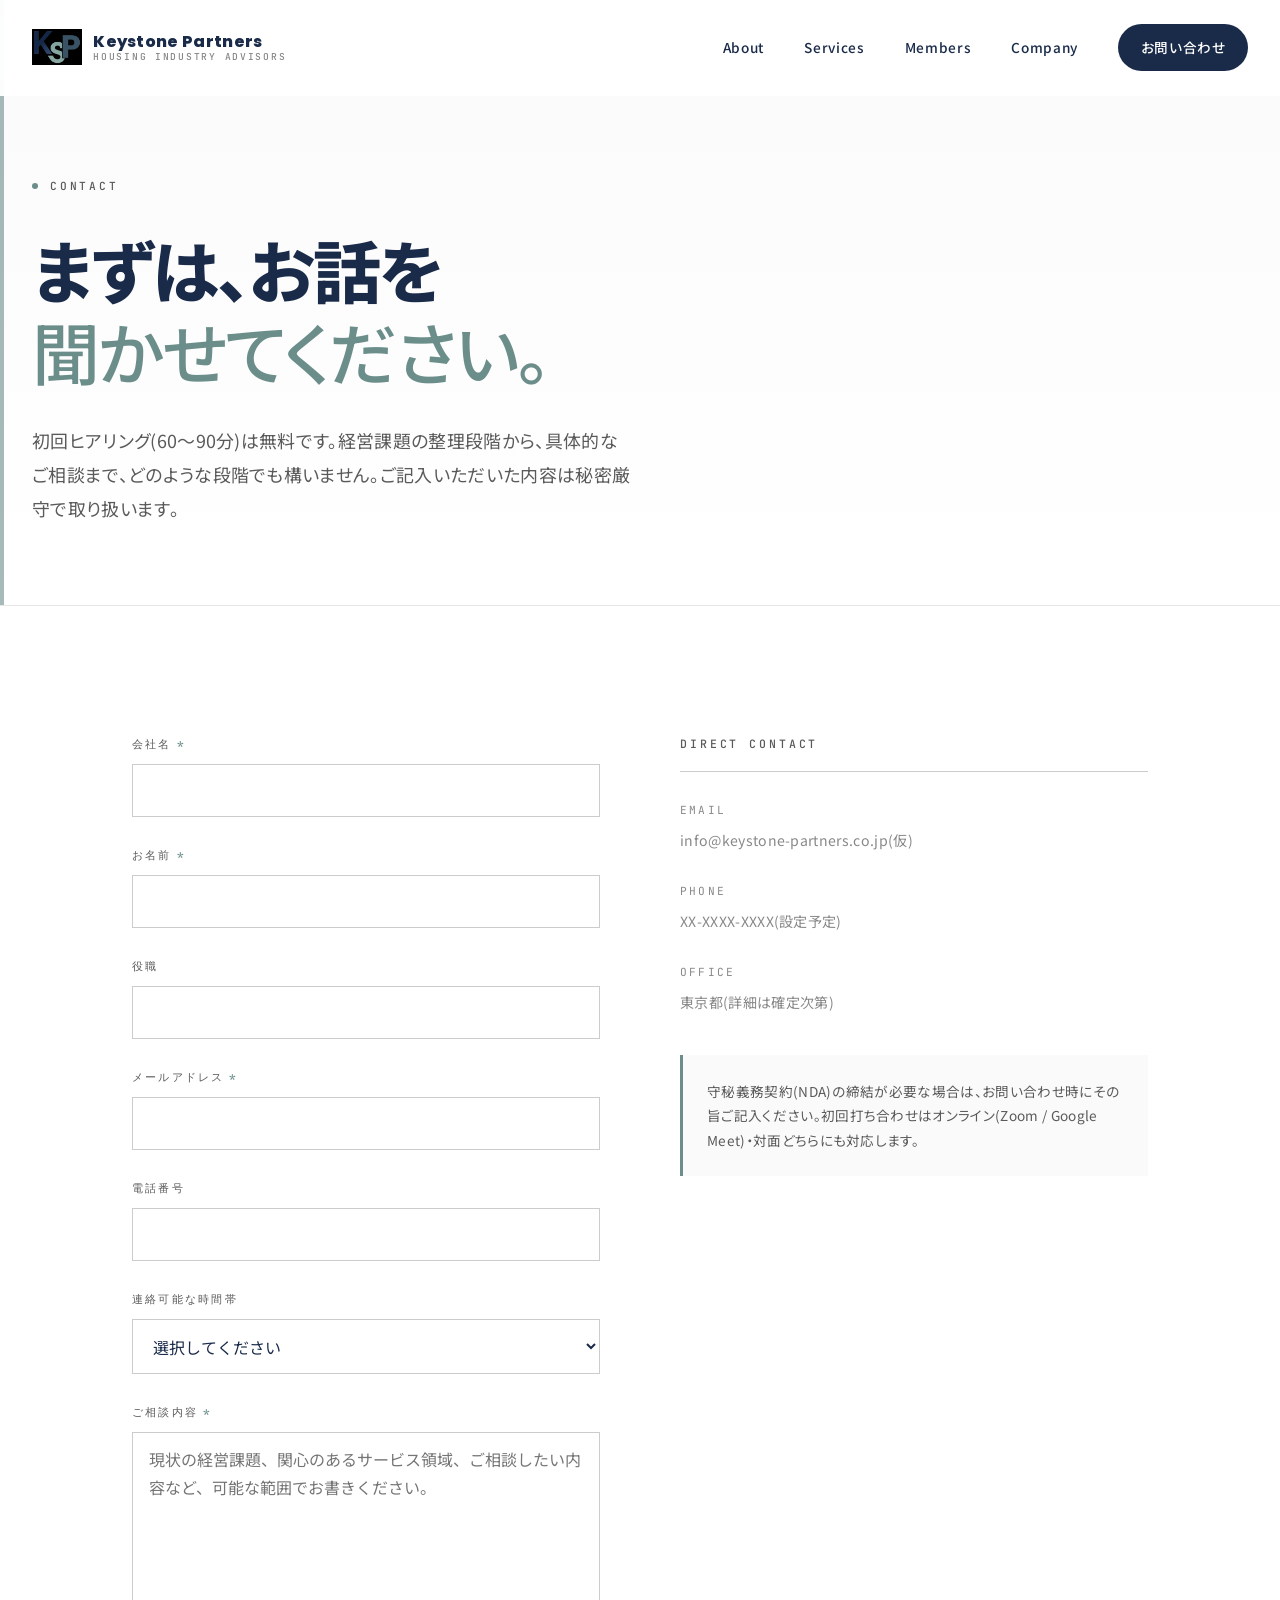
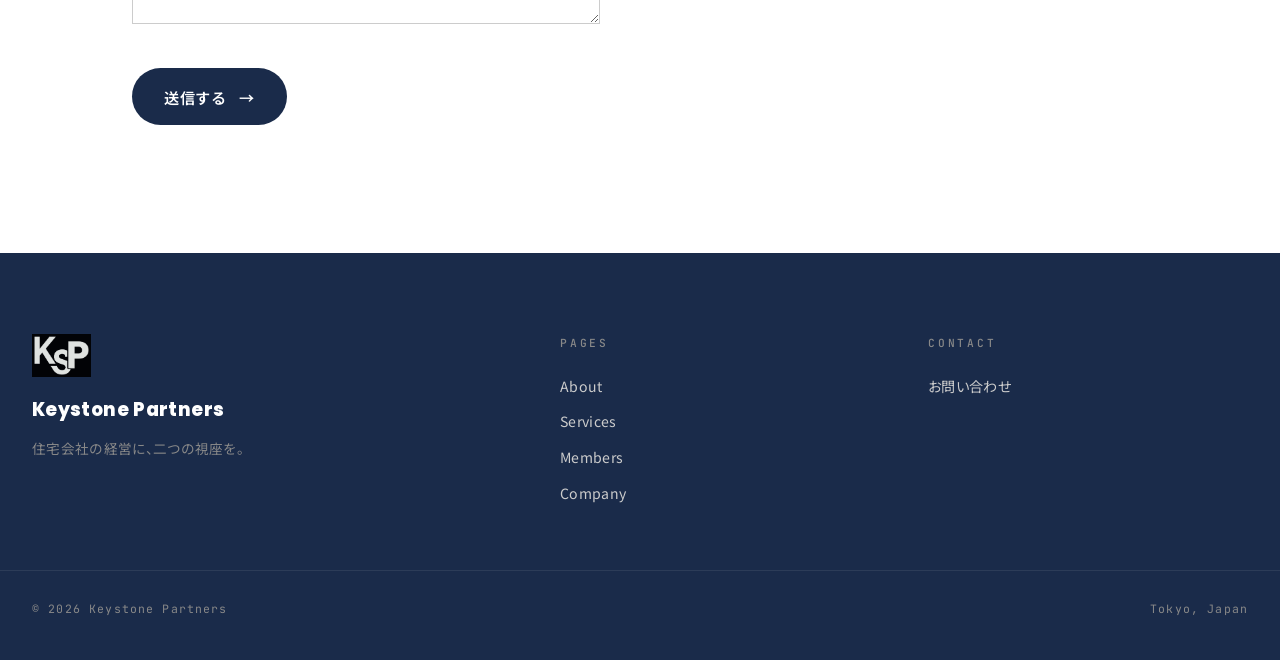
<file: contact.html>
<!DOCTYPE html>
<html lang="ja">
<head>
<meta charset="UTF-8">
<meta name="viewport" content="width=device-width, initial-scale=1.0">
<title>Contact | Keystone Partners</title>
<meta name="description" content="Keystone Partnersへのお問い合わせ。初回ヒアリングは無料です。経営課題の整理段階からのご相談も歓迎します。">
<link rel="preconnect" href="https://fonts.googleapis.com">
<link rel="preconnect" href="https://fonts.gstatic.com" crossorigin>
<link href="https://fonts.googleapis.com/css2?family=Noto+Sans+JP:wght@400;500;700;800;900&family=Instrument+Serif:ital@0;1&family=JetBrains+Mono:wght@400;500;700&family=Poppins:wght@800;900&display=swap" rel="stylesheet">
<link rel="stylesheet" href="style.css">
</head>
<body>

<nav class="nav">
  <div class="nav-inner">
    <a href="index.html" class="nav-logo" aria-label="Keystone Partners ホーム">
      <span class="nav-logo-text">
        <span class="nav-logo-mark">Keystone Partners</span>
        <span class="nav-logo-sub">Housing Industry Advisors</span>
      </span>
    </a>
    <button class="nav-toggle" aria-label="メニューを開く" aria-expanded="false">
      <span></span><span></span><span></span>
    </button>
    <div class="nav-links">
      <a href="about.html">About</a>
      <a href="services.html">Services</a>
      <a href="members.html">Members</a>
      <a href="company.html">Company</a>
      <a href="contact.html" class="nav-cta nav-current">お問い合わせ</a>
    </div>
  </div>
</nav>

<!-- PAGE HEAD -->
<section class="page-head">
  <div class="page-head-inner">
    <div class="page-eyebrow reveal">
      <span class="dot"></span>
      <span>CONTACT</span>
    </div>
    <h1 class="page-title reveal" style="--d:.15s">
      まずは、お話を<br>
      <em>聞かせてください。</em>
    </h1>
    <p class="page-lead reveal" style="--d:.35s">
      初回ヒアリング(60〜90分)は無料です。経営課題の整理段階から、具体的なご相談まで、どのような段階でも構いません。ご記入いただいた内容は秘密厳守で取り扱います。
    </p>
  </div>
</section>

<!-- FORM -->
<section class="contact-form-section">
  <div class="contact-grid">

    <form id="contact-form" class="form reveal-on-scroll" action="https://formspree.io/f/xreddjpp" method="POST">
      <input type="hidden" name="_subject" value="【Webサイト】お問い合わせがありました">
      <div class="field">
        <label class="field-label" for="company">会社名<span class="required">*</span></label>
        <input class="field-input" type="text" id="company" name="company" required autocomplete="organization">
      </div>

      <div class="field">
        <label class="field-label" for="name">お名前<span class="required">*</span></label>
        <input class="field-input" type="text" id="name" name="name" required autocomplete="name">
      </div>

      <div class="field">
        <label class="field-label" for="title">役職</label>
        <input class="field-input" type="text" id="title" name="title" autocomplete="organization-title">
      </div>

      <div class="field">
        <label class="field-label" for="email">メールアドレス<span class="required">*</span></label>
        <input class="field-input" type="email" id="email" name="email" required autocomplete="email">
      </div>

      <div class="field">
        <label class="field-label" for="phone">電話番号</label>
        <input class="field-input" type="tel" id="phone" name="phone" autocomplete="tel">
      </div>

      <div class="field">
        <label class="field-label" for="hours">連絡可能な時間帯</label>
        <select class="field-select" id="hours" name="hours">
          <option value="">選択してください</option>
          <option value="anytime">いつでも可</option>
          <option value="morning">平日午前(9-12時)</option>
          <option value="afternoon">平日午後(13-17時)</option>
          <option value="evening">平日夕方以降(17-19時)</option>
          <option value="weekend">土日</option>
        </select>
      </div>

      <div class="field">
        <label class="field-label" for="message">ご相談内容<span class="required">*</span></label>
        <textarea class="field-textarea" id="message" name="message" required rows="6" placeholder="現状の経営課題、関心のあるサービス領域、ご相談したい内容など、可能な範囲でお書きください。"></textarea>
      </div>

      <button class="form-submit" type="submit">
        <span>送信する</span>
        <span class="arrow">→</span>
      </button>

      <p class="form-status" id="form-status" role="status" aria-live="polite" hidden></p>
    </form>

    <aside class="contact-info-block reveal-on-scroll">
      <p class="contact-info-title">Direct Contact</p>

      <div class="contact-info-row">
        <div class="contact-info-label">Email</div>
        <div class="contact-info-value">
          <span class="placeholder">info@keystone-partners.co.jp(仮)</span>
        </div>
      </div>

      <div class="contact-info-row">
        <div class="contact-info-label">Phone</div>
        <div class="contact-info-value">
          <span class="placeholder">XX-XXXX-XXXX(設定予定)</span>
        </div>
      </div>

      <div class="contact-info-row">
        <div class="contact-info-label">Office</div>
        <div class="contact-info-value">
          <span class="placeholder">東京都(詳細は確定次第)</span>
        </div>
      </div>

      <div class="contact-note">
        守秘義務契約(NDA)の締結が必要な場合は、お問い合わせ時にその旨ご記入ください。初回打ち合わせはオンライン(Zoom / Google Meet)・対面どちらにも対応します。
      </div>
    </aside>

  </div>
</section>

<footer class="footer">
  <div class="footer-inner">
    <div class="footer-brand">
      <div class="footer-brand-logo" aria-hidden="true"></div>
      <p class="footer-brand-name">Keystone Partners</p>
      <p class="footer-brand-tag">住宅会社の経営に、二つの視座を。</p>
    </div>
    <div>
      <p class="footer-col-title">Pages</p>
      <div class="footer-links">
        <a href="about.html">About</a>
        <a href="services.html">Services</a>
        <a href="members.html">Members</a>
        <a href="company.html">Company</a>
      </div>
    </div>
    <div>
      <p class="footer-col-title">Contact</p>
      <div class="footer-links">
        <a href="contact.html">お問い合わせ</a>
      </div>
    </div>
  </div>
  <div class="footer-bottom">
    <span>© 2026 Keystone Partners</span>
    <span>Tokyo, Japan</span>
  </div>
</footer>

<script src="script.js"></script>
<script>
// ===== Contact form (Formspree AJAX submission) =====
(function () {
  var form = document.getElementById('contact-form');
  if (!form) return;
  var statusEl = document.getElementById('form-status');
  var submitBtn = form.querySelector('.form-submit');
  var submitLabel = submitBtn ? submitBtn.querySelector('span') : null;
  var defaultLabel = submitLabel ? submitLabel.textContent : '送信する';

  function showStatus(message, type) {
    if (!statusEl) return;
    statusEl.textContent = message;
    statusEl.hidden = false;
    statusEl.classList.remove('is-success', 'is-error');
    statusEl.classList.add(type === 'success' ? 'is-success' : 'is-error');
  }

  form.addEventListener('submit', function (event) {
    event.preventDefault();
    if (form.action.indexOf('REPLACE_WITH_FORM_ID') !== -1) {
      showStatus('送信先が未設定です。サイト管理者にご連絡ください。', 'error');
      return;
    }
    if (submitBtn) submitBtn.disabled = true;
    if (submitLabel) submitLabel.textContent = '送信中…';
    var data = new FormData(form);
    fetch(form.action, {
      method: 'POST',
      body: data,
      headers: { 'Accept': 'application/json' }
    })
      .then(function (response) {
        if (response.ok) {
          form.reset();
          showStatus('お問い合わせを受け付けました。担当者より折り返しご連絡いたします。', 'success');
        } else {
          return response.json().then(function (json) {
            var msg = (json && json.errors)
              ? json.errors.map(function (e) { return e.message; }).join(' ')
              : '送信に失敗しました。お手数ですが時間をおいて再度お試しください。';
            showStatus(msg, 'error');
          });
        }
      })
      .catch(function () {
        showStatus('通信エラーが発生しました。ネットワーク環境をご確認のうえ再度お試しください。', 'error');
      })
      .finally(function () {
        if (submitBtn) submitBtn.disabled = false;
        if (submitLabel) submitLabel.textContent = defaultLabel;
      });
  });
})();
</script>
</body>
</html>
</file>
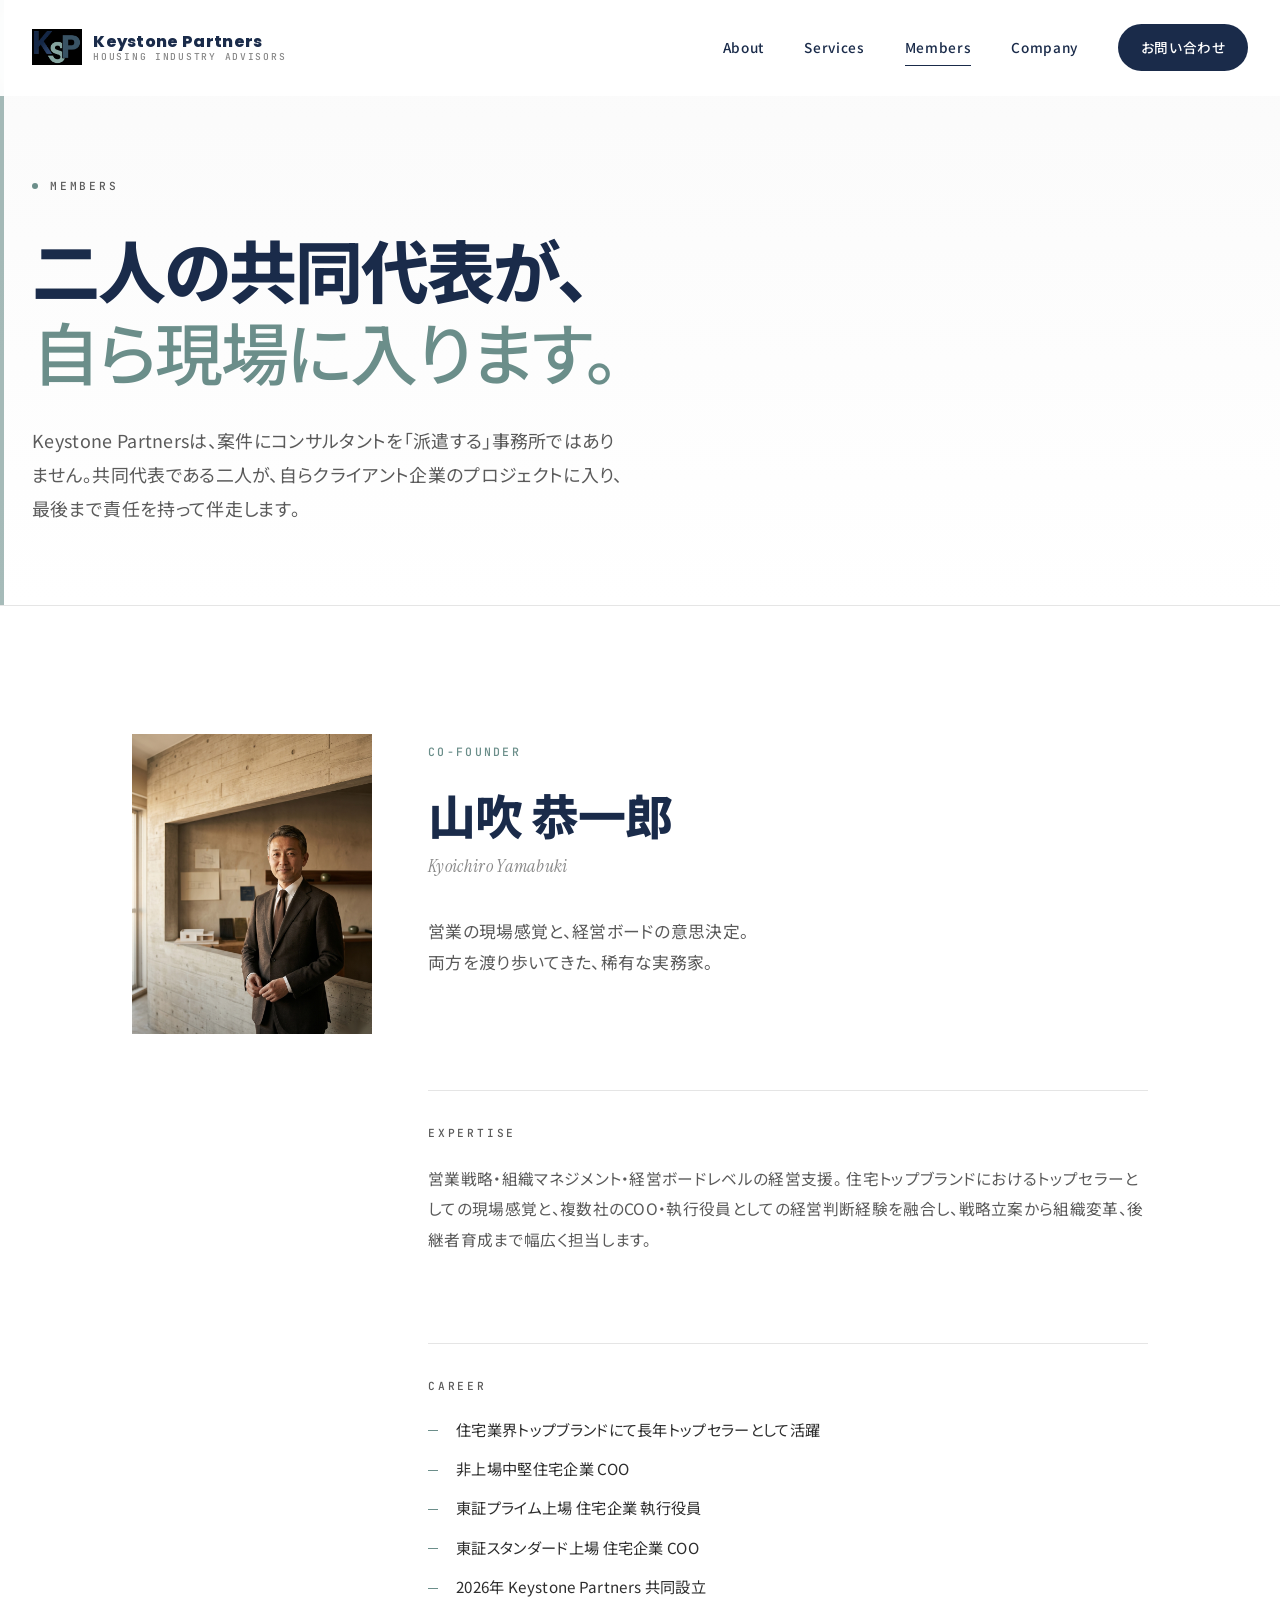
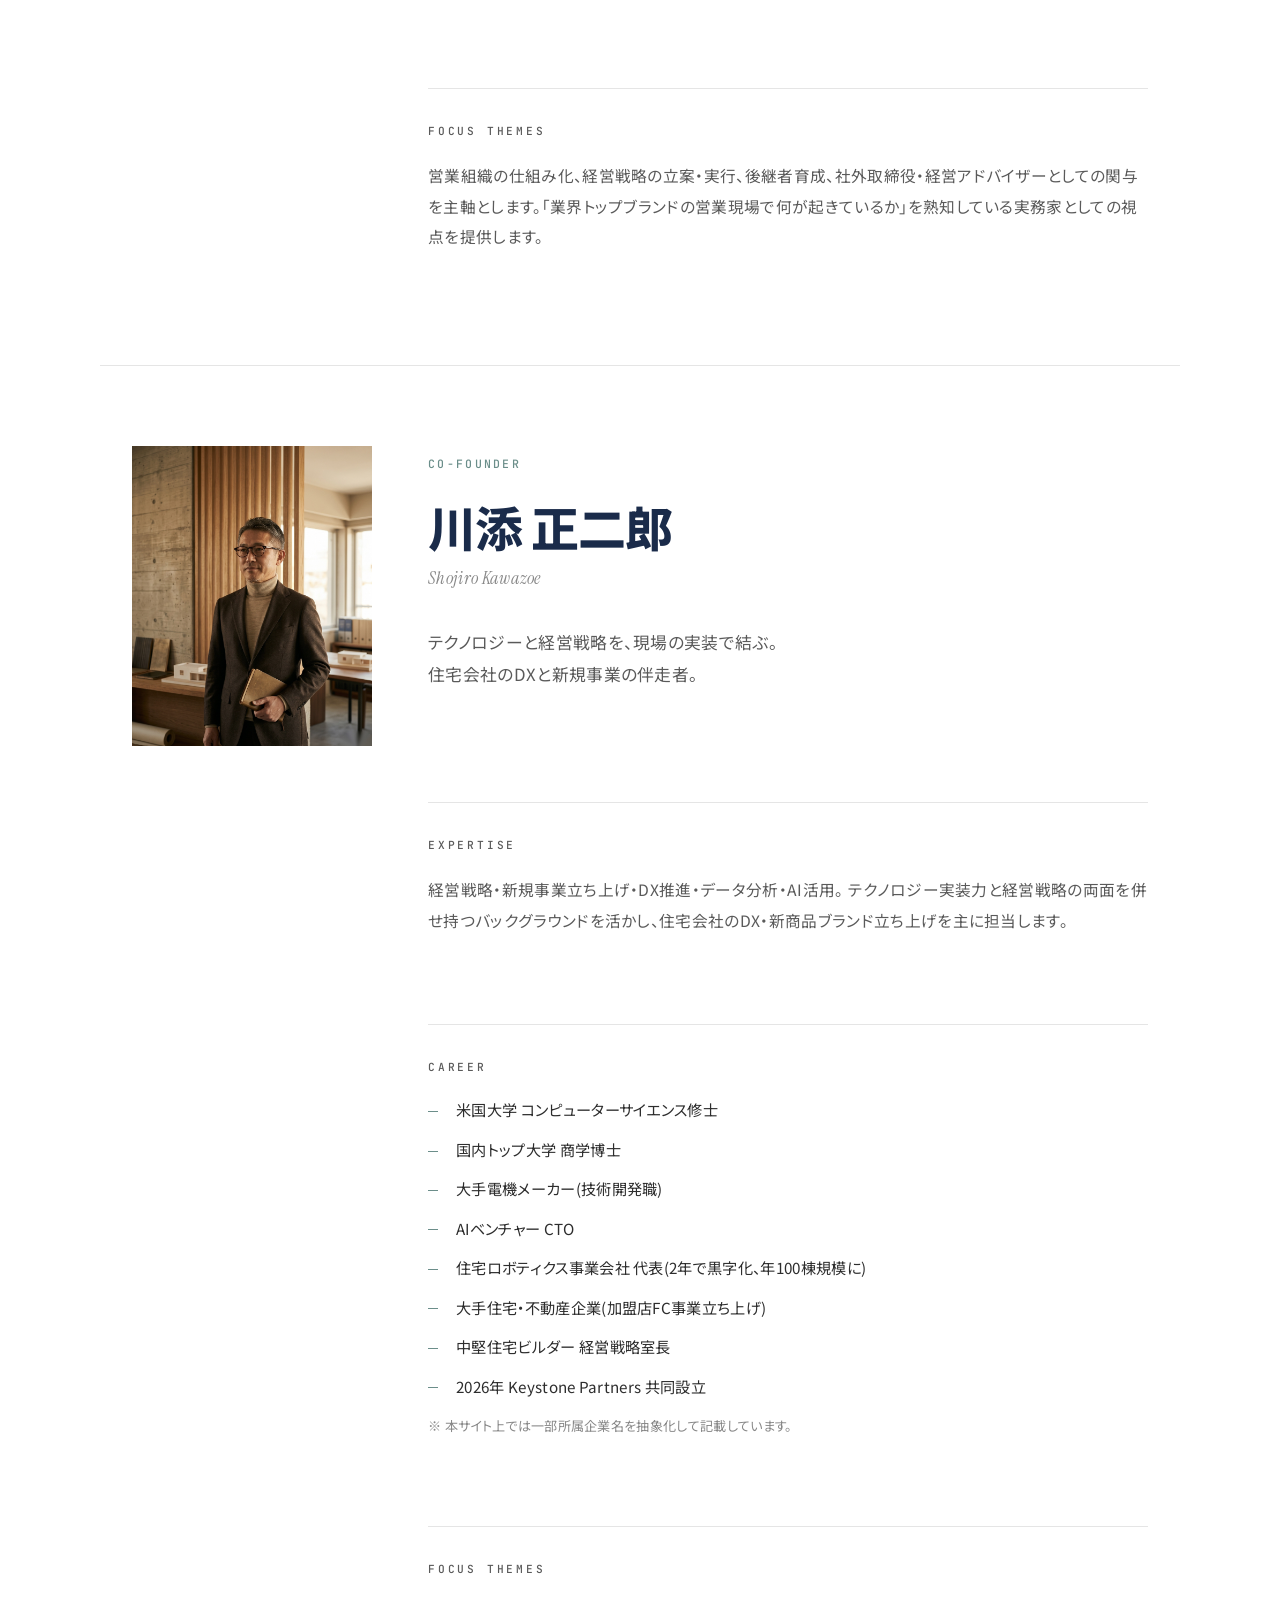
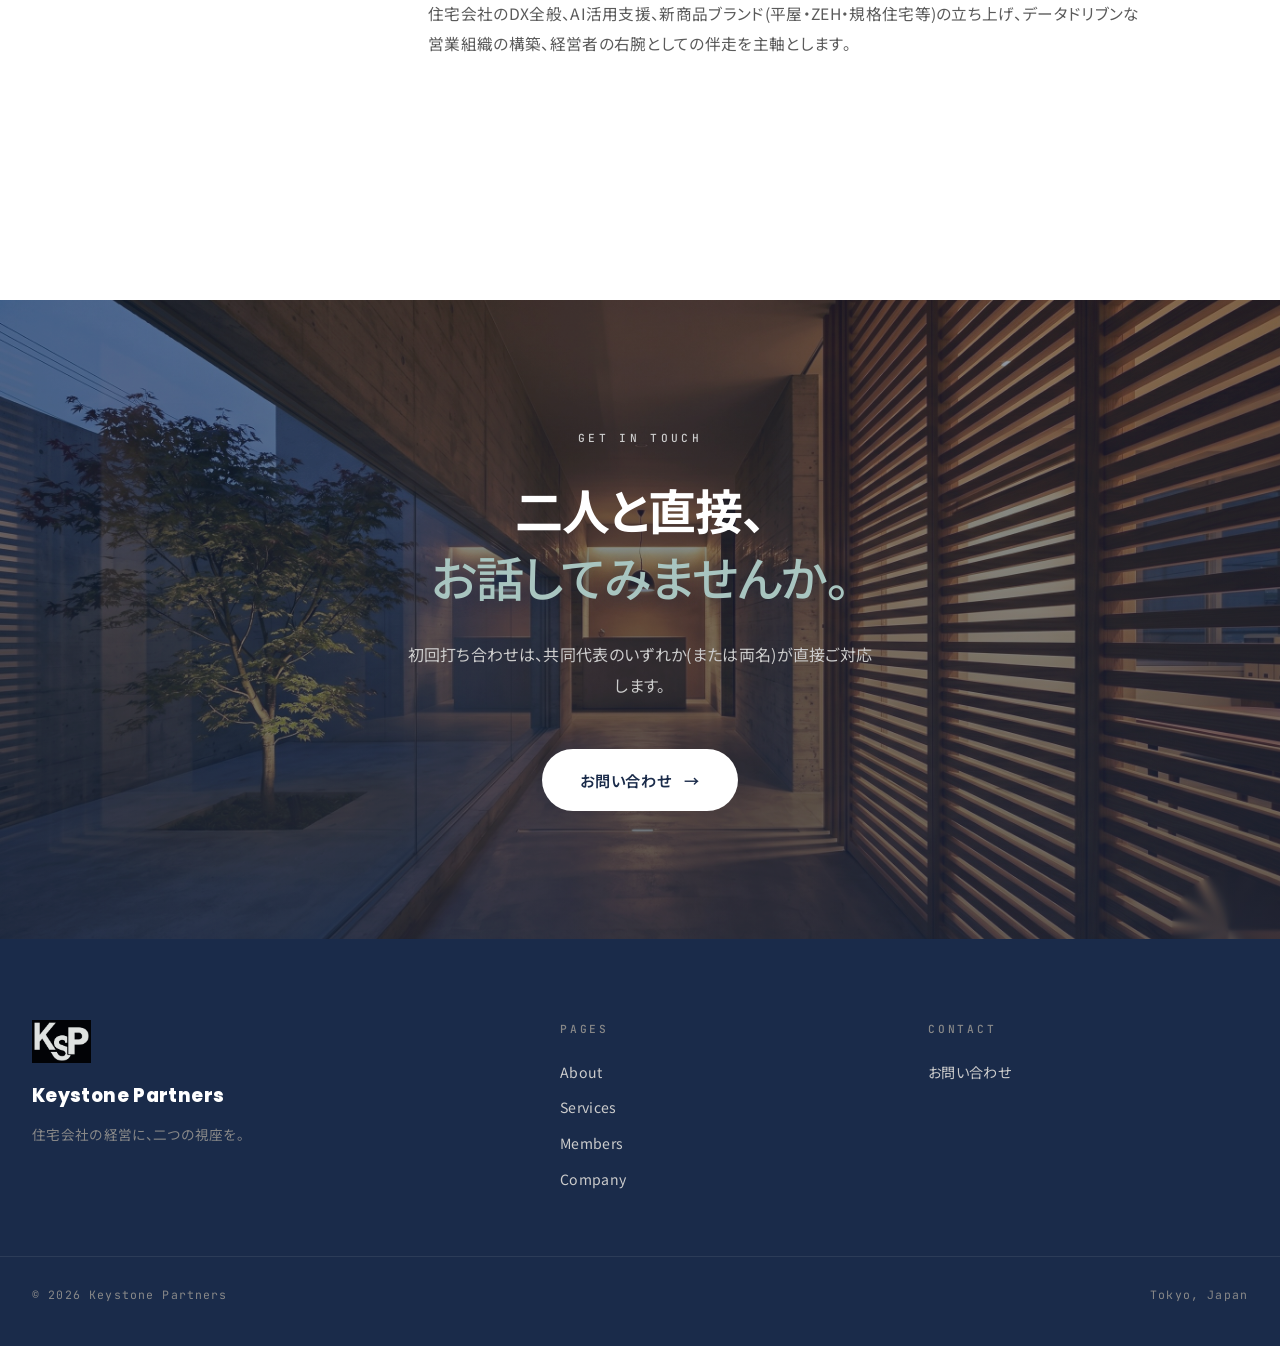
<file: members.html>
<!DOCTYPE html>
<html lang="ja">
<head>
<meta charset="UTF-8">
<meta name="viewport" content="width=device-width, initial-scale=1.0">
<title>Members | Keystone Partners</title>
<meta name="description" content="Keystone Partners 共同代表のプロフィール。経営ボードの俯瞰と、現場での実装力。二つの視座を持つメンバー。">
<link rel="preconnect" href="https://fonts.googleapis.com">
<link rel="preconnect" href="https://fonts.gstatic.com" crossorigin>
<link href="https://fonts.googleapis.com/css2?family=Noto+Sans+JP:wght@400;500;700;800;900&family=Instrument+Serif:ital@0;1&family=JetBrains+Mono:wght@400;500;700&family=Poppins:wght@800;900&display=swap" rel="stylesheet">
<link rel="stylesheet" href="style.css">
</head>
<body>

<nav class="nav">
  <div class="nav-inner">
    <a href="index.html" class="nav-logo" aria-label="Keystone Partners ホーム">
      <span class="nav-logo-text">
        <span class="nav-logo-mark">Keystone Partners</span>
        <span class="nav-logo-sub">Housing Industry Advisors</span>
      </span>
    </a>
    <button class="nav-toggle" aria-label="メニューを開く" aria-expanded="false">
      <span></span><span></span><span></span>
    </button>
    <div class="nav-links">
      <a href="about.html">About</a>
      <a href="services.html">Services</a>
      <a href="members.html" class="nav-current">Members</a>
      <a href="company.html">Company</a>
      <a href="contact.html" class="nav-cta">お問い合わせ</a>
    </div>
  </div>
</nav>

<section class="page-head">
  <div class="page-head-inner">
    <div class="page-eyebrow reveal">
      <span class="dot"></span>
      <span>MEMBERS</span>
    </div>
    <h1 class="page-title reveal" style="--d:.15s">
      二人の共同代表が、<br>
      <em>自ら現場に入ります。</em>
    </h1>
    <p class="page-lead reveal" style="--d:.35s">
      Keystone Partnersは、案件にコンサルタントを「派遣する」事務所ではありません。共同代表である二人が、自らクライアント企業のプロジェクトに入り、最後まで責任を持って伴走します。
    </p>
  </div>
</section>

<section class="members-detail">

  <!-- MEMBER 1: 山吹 恭一郎 -->
  <article class="member-detail" id="yamabuki">
    <div class="member-detail-head reveal-on-scroll">
      <div class="member-photo-large" style="background-image: url('images/member-yamabuki.jpg'); background-color: #2D2A26;"></div>
      <div class="member-meta">
        <div class="member-role">Co-founder</div>
        <h2 class="member-name-large">山吹 恭一郎</h2>
        <div class="member-name-en-large">Kyoichiro Yamabuki</div>
        <p class="member-tagline">
          営業の現場感覚と、経営ボードの意思決定。<br>
          両方を渡り歩いてきた、稀有な実務家。
        </p>
      </div>
    </div>

    <div class="member-body">
      <div class="member-body-section reveal-on-scroll">
        <div class="member-body-label">Expertise</div>
        <p class="member-body-text">
          営業戦略・組織マネジメント・経営ボードレベルの経営支援。
          住宅トップブランドにおけるトップセラーとしての現場感覚と、複数社のCOO・執行役員としての経営判断経験を融合し、戦略立案から組織変革、後継者育成まで幅広く担当します。
        </p>
      </div>

      <div class="member-body-section reveal-on-scroll">
        <div class="member-body-label">Career</div>
        <ul class="member-history">
          <li>住宅業界トップブランドにて長年トップセラーとして活躍</li>
          <li>非上場中堅住宅企業 COO</li>
          <li>東証プライム上場 住宅企業 執行役員</li>
          <li>東証スタンダード上場 住宅企業 COO</li>
          <li>2026年 Keystone Partners 共同設立</li>
        </ul>
      </div>

      <div class="member-body-section reveal-on-scroll">
        <div class="member-body-label">Focus Themes</div>
        <p class="member-body-text">
          営業組織の仕組み化、経営戦略の立案・実行、後継者育成、社外取締役・経営アドバイザーとしての関与を主軸とします。「業界トップブランドの営業現場で何が起きているか」を熟知している実務家としての視点を提供します。
        </p>
      </div>
    </div>
  </article>

  <!-- MEMBER 2: 川添 正二郎 -->
  <article class="member-detail" id="kawazoe">
    <div class="member-detail-head reveal-on-scroll">
      <div class="member-photo-large" style="background-image: url('images/member-kawazoe.jpg'); background-color: #2D2A26;"></div>
      <div class="member-meta">
        <div class="member-role">Co-founder</div>
        <h2 class="member-name-large">川添 正二郎</h2>
        <div class="member-name-en-large">Shojiro Kawazoe</div>
        <p class="member-tagline">
          テクノロジーと経営戦略を、現場の実装で結ぶ。<br>
          住宅会社のDXと新規事業の伴走者。
        </p>
      </div>
    </div>

    <div class="member-body">
      <div class="member-body-section reveal-on-scroll">
        <div class="member-body-label">Expertise</div>
        <p class="member-body-text">
          経営戦略・新規事業立ち上げ・DX推進・データ分析・AI活用。
          テクノロジー実装力と経営戦略の両面を併せ持つバックグラウンドを活かし、住宅会社のDX・新商品ブランド立ち上げを主に担当します。
        </p>
      </div>

      <div class="member-body-section reveal-on-scroll">
        <div class="member-body-label">Career</div>
        <ul class="member-history">
          <li>米国大学 コンピューターサイエンス修士</li>
          <li>国内トップ大学 商学博士</li>
          <li>大手電機メーカー(技術開発職)</li>
          <li>AIベンチャー CTO</li>
          <li>住宅ロボティクス事業会社 代表(2年で黒字化、年100棟規模に)</li>
          <li>大手住宅・不動産企業(加盟店FC事業立ち上げ)</li>
          <li>中堅住宅ビルダー 経営戦略室長</li>
          <li>2026年 Keystone Partners 共同設立</li>
        </ul>
        <p class="member-note">※ 本サイト上では一部所属企業名を抽象化して記載しています。</p>
      </div>

      <div class="member-body-section reveal-on-scroll">
        <div class="member-body-label">Focus Themes</div>
        <p class="member-body-text">
          住宅会社のDX全般、AI活用支援、新商品ブランド(平屋・ZEH・規格住宅等)の立ち上げ、データドリブンな営業組織の構築、経営者の右腕としての伴走を主軸とします。
        </p>
      </div>
    </div>
  </article>

</section>

<!-- CTA -->
<section class="cta">
  <div class="cta-image" style="background-image: url('images/cta-bg.jpg');"></div>
  <div class="container-narrow">
    <div class="section-eyebrow reveal-on-scroll">GET IN TOUCH</div>
    <h2 class="cta-headline reveal-on-scroll">
      二人と直接、<br>
      <em>お話してみませんか。</em>
    </h2>
    <p class="cta-lead reveal-on-scroll">
      初回打ち合わせは、共同代表のいずれか(または両名)が直接ご対応します。
    </p>
    <div class="reveal-on-scroll">
      <a href="contact.html" class="cta-button">
        <span>お問い合わせ</span>
        <span class="arrow">→</span>
      </a>
    </div>
  </div>
</section>

<footer class="footer">
  <div class="footer-inner">
    <div class="footer-brand">
      <div class="footer-brand-logo" aria-hidden="true"></div>
      <p class="footer-brand-name">Keystone Partners</p>
      <p class="footer-brand-tag">住宅会社の経営に、二つの視座を。</p>
    </div>
    <div>
      <p class="footer-col-title">Pages</p>
      <div class="footer-links">
        <a href="about.html">About</a>
        <a href="services.html">Services</a>
        <a href="members.html">Members</a>
        <a href="company.html">Company</a>
      </div>
    </div>
    <div>
      <p class="footer-col-title">Contact</p>
      <div class="footer-links">
        <a href="contact.html">お問い合わせ</a>
      </div>
    </div>
  </div>
  <div class="footer-bottom">
    <span>© 2026 Keystone Partners</span>
    <span>Tokyo, Japan</span>
  </div>
</footer>

<script src="script.js"></script>
</body>
</html>
</file>
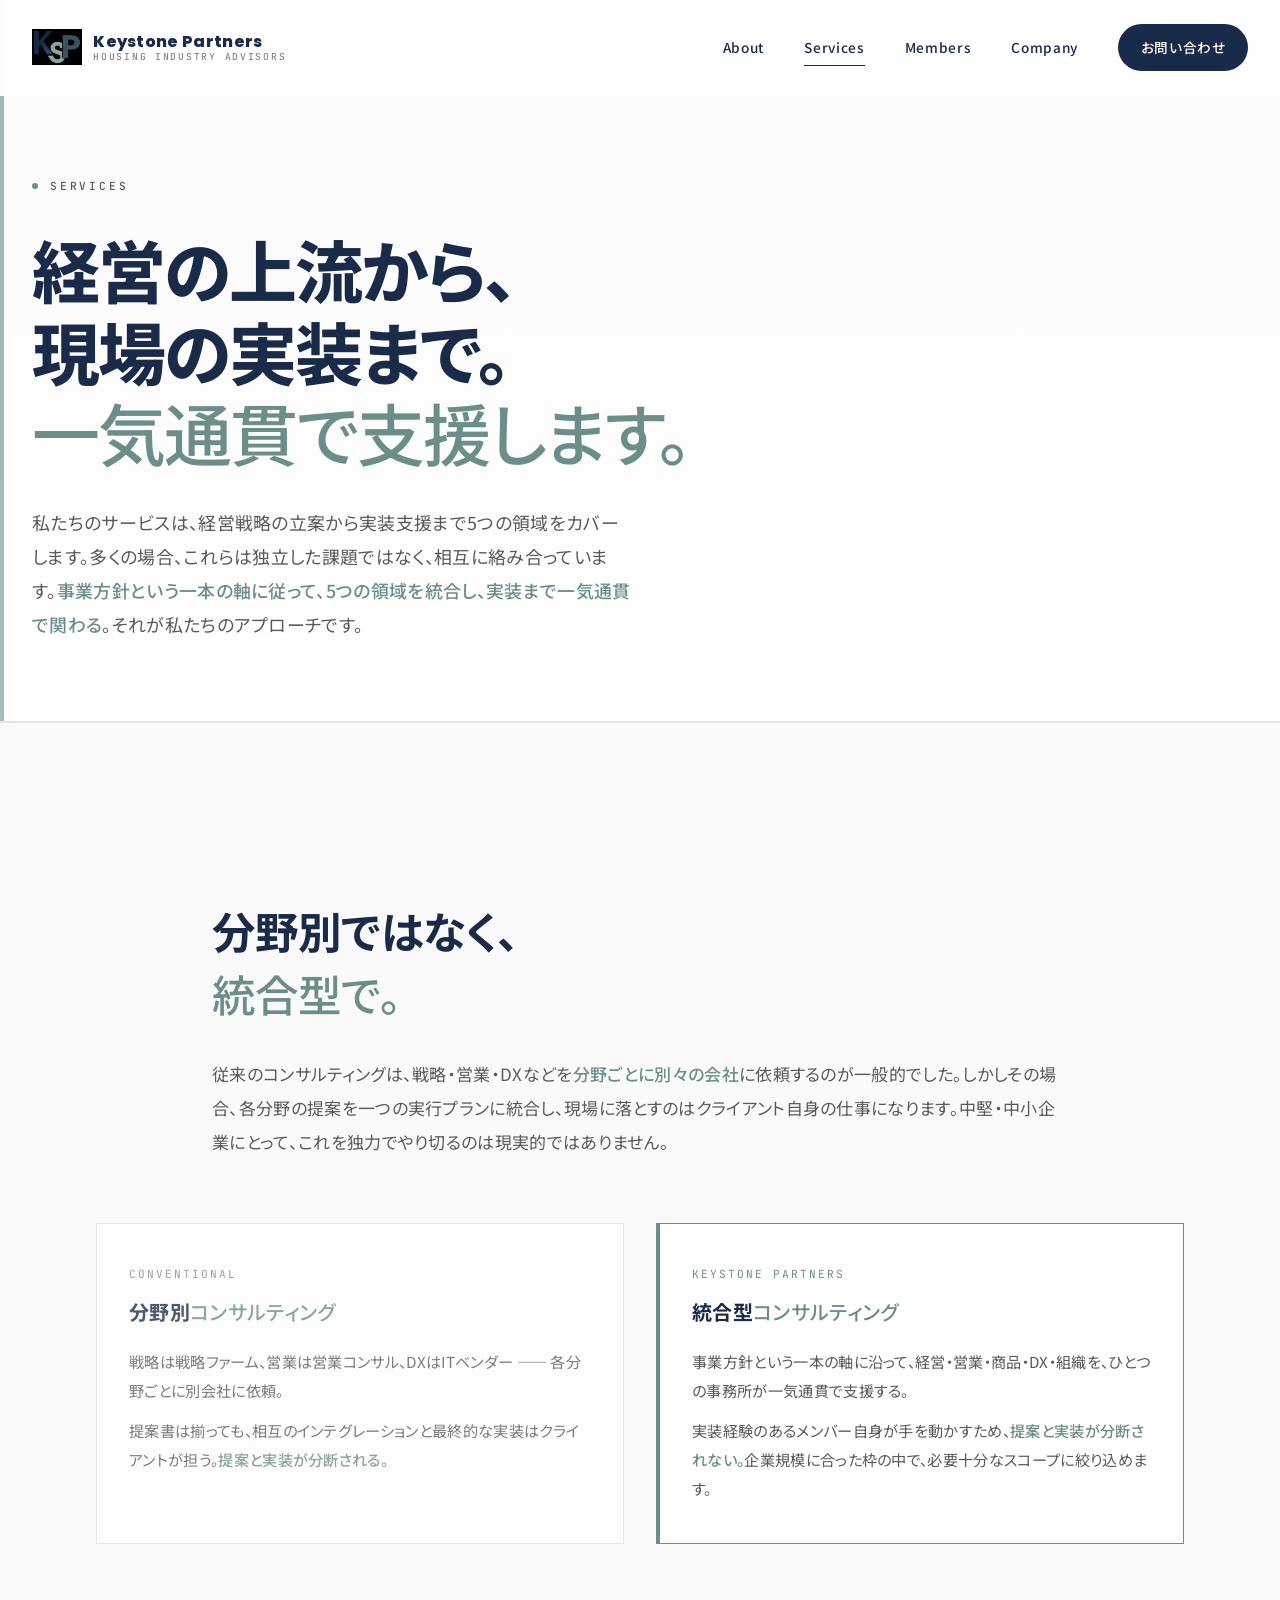
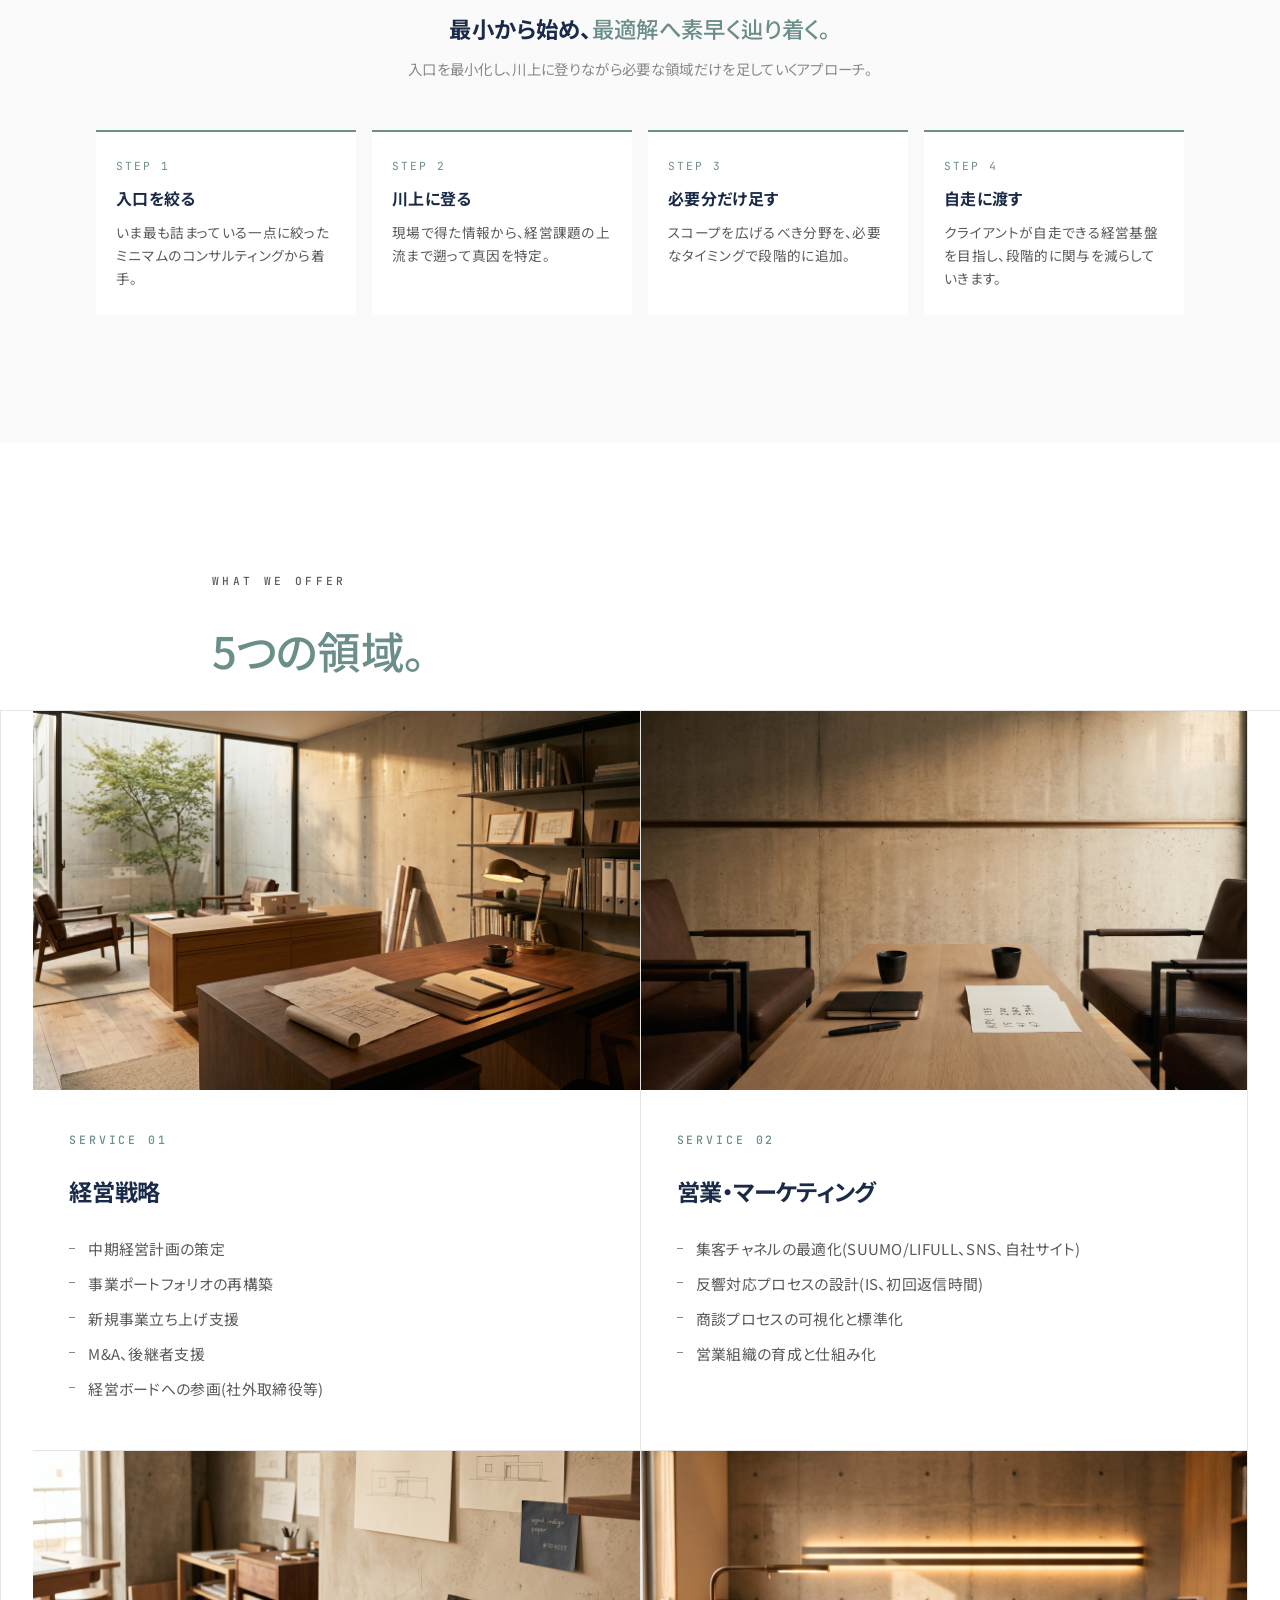
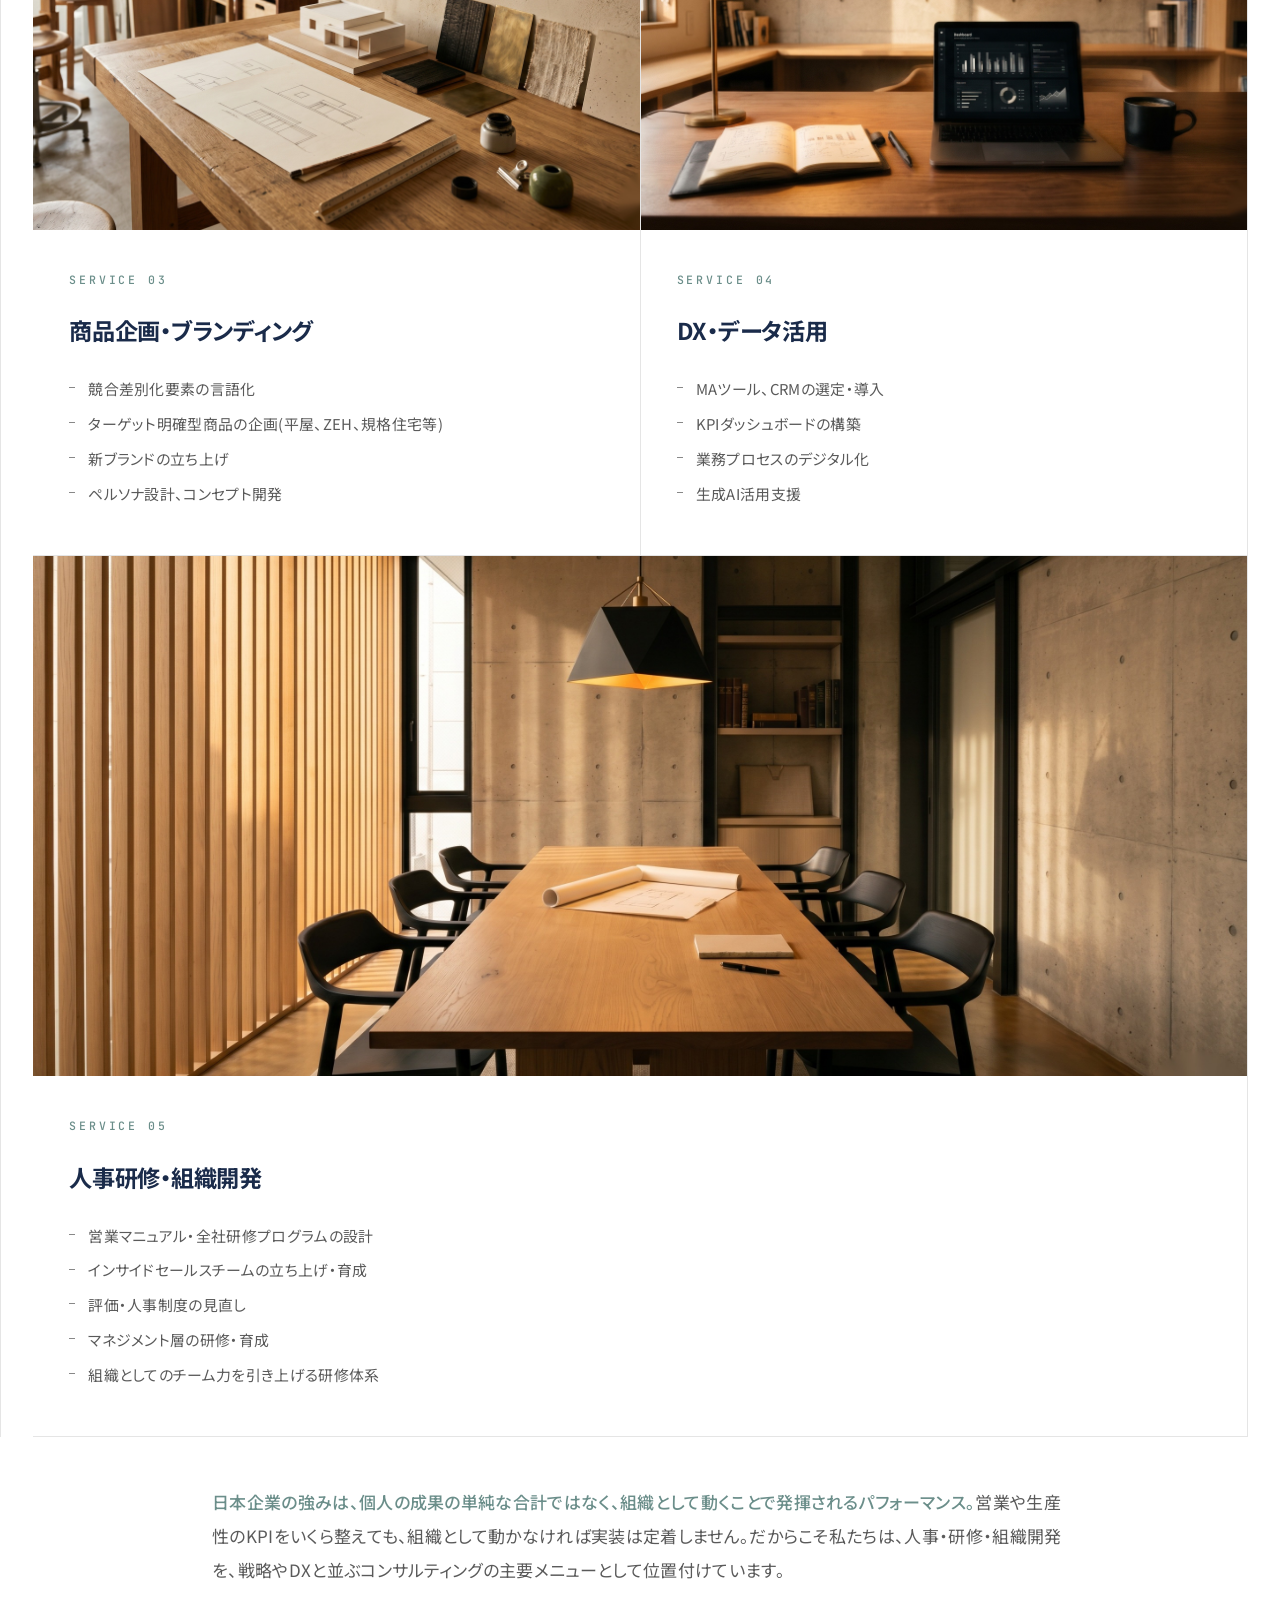
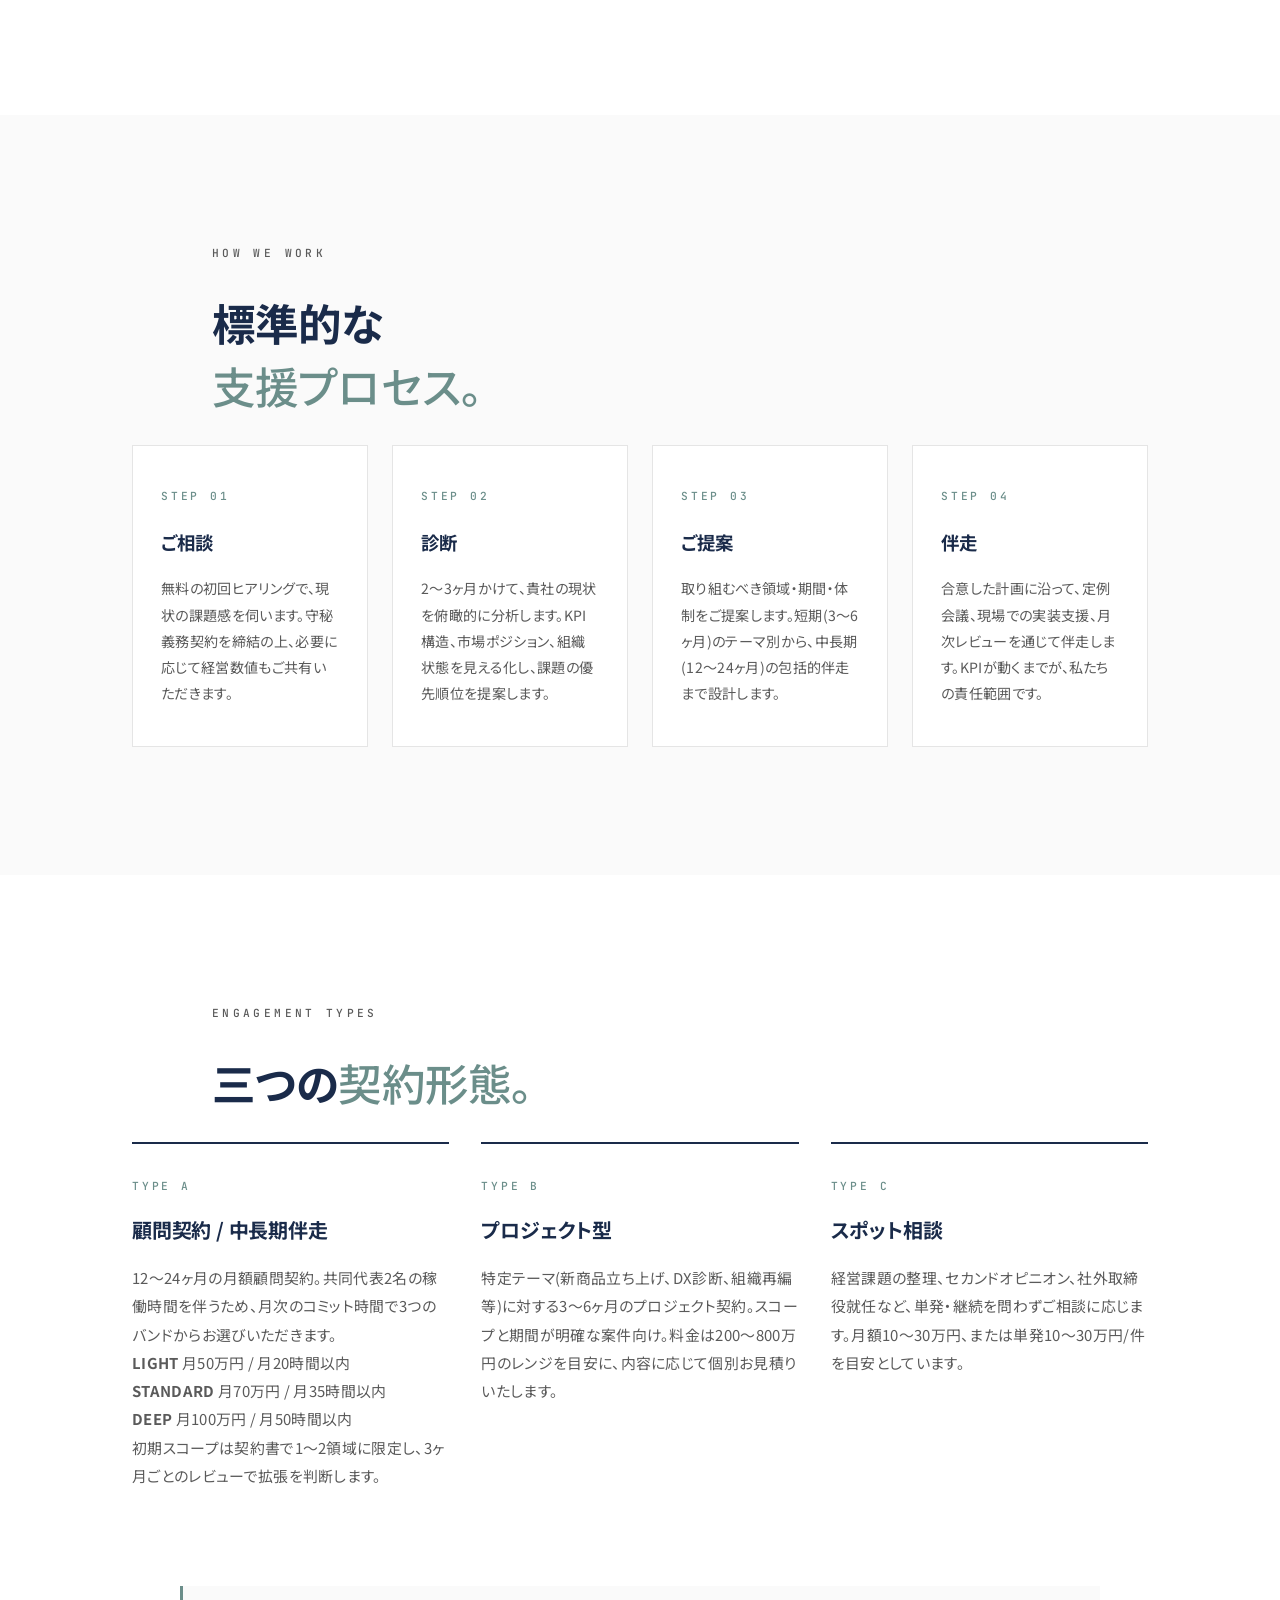
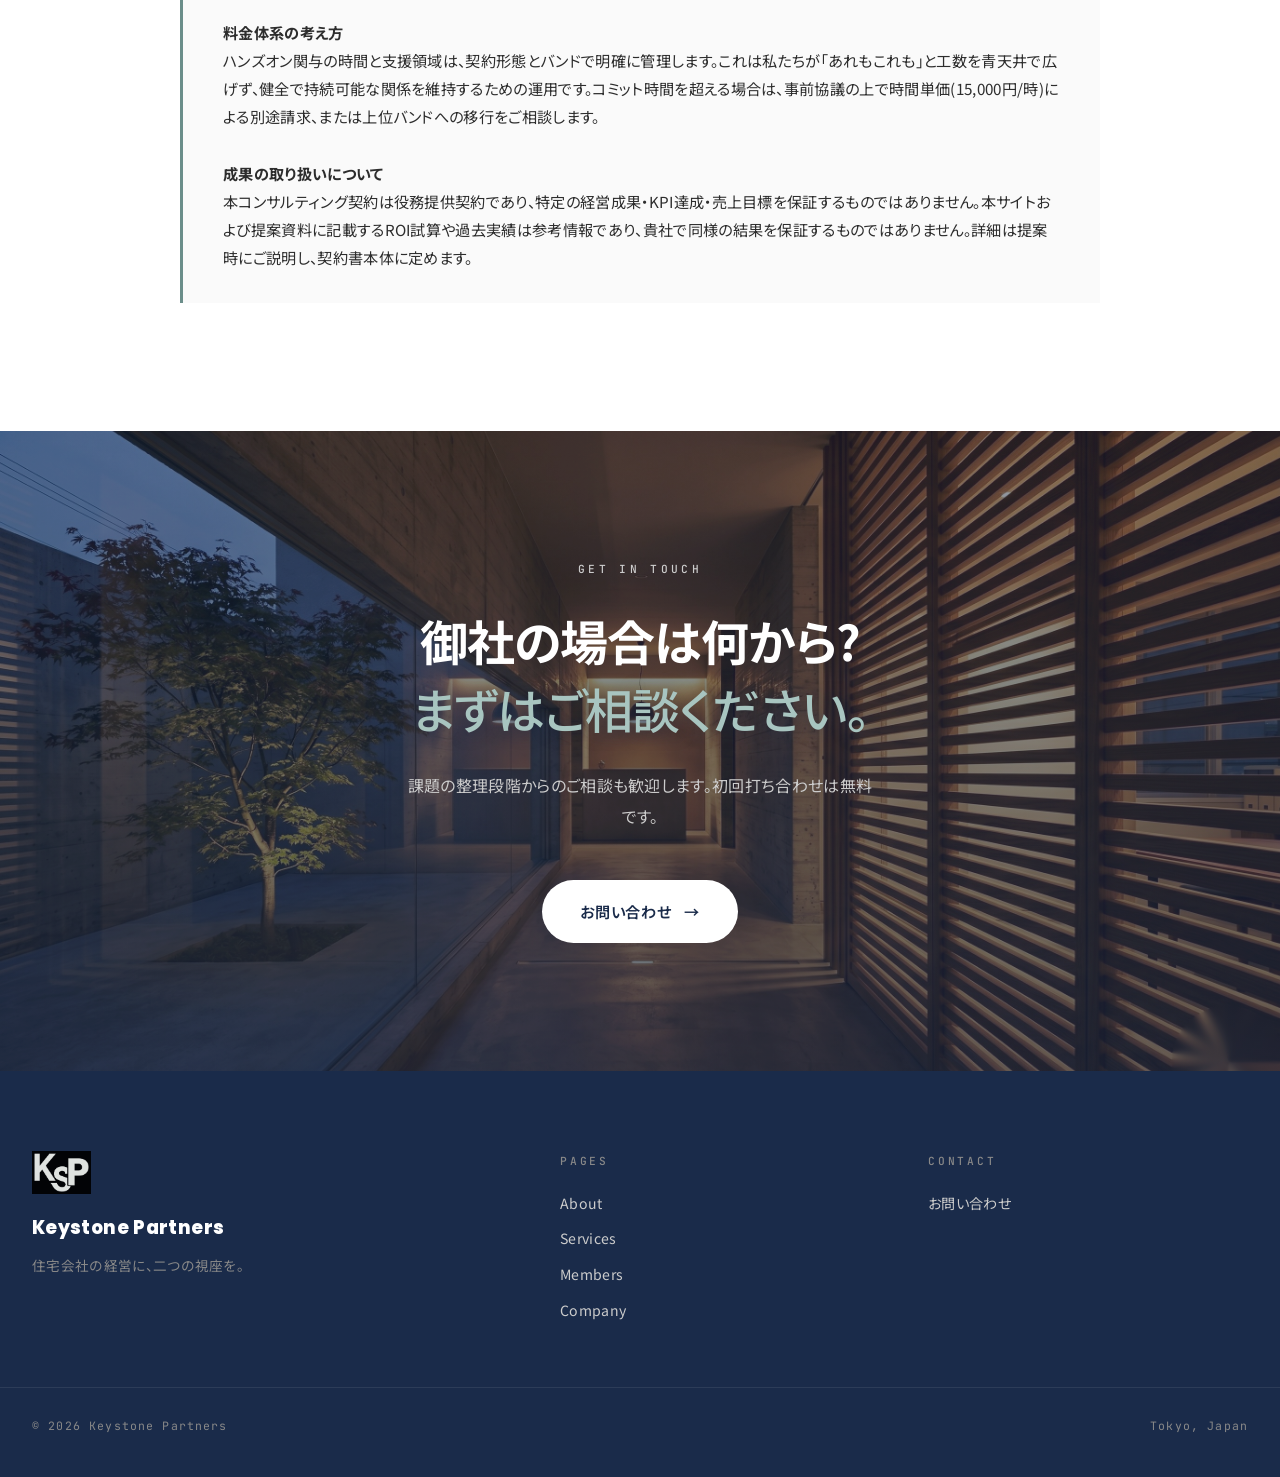
<file: services.html>
<!DOCTYPE html>
<html lang="ja">
<head>
<meta charset="UTF-8">
<meta name="viewport" content="width=device-width, initial-scale=1.0">
<title>Services | Keystone Partners</title>
<meta name="description" content="経営の上流から、現場の実装まで。経営戦略、営業・マーケティング、商品企画・ブランディング、DX・データ活用、組織開発・人材育成の5領域を一気通貫で支援します。">
<link rel="preconnect" href="https://fonts.googleapis.com">
<link rel="preconnect" href="https://fonts.gstatic.com" crossorigin>
<link href="https://fonts.googleapis.com/css2?family=Noto+Sans+JP:wght@400;500;700;800;900&family=Instrument+Serif:ital@0;1&family=JetBrains+Mono:wght@400;500;700&family=Poppins:wght@800;900&display=swap" rel="stylesheet">
<link rel="stylesheet" href="style.css">
</head>
<body>

<nav class="nav">
  <div class="nav-inner">
    <a href="index.html" class="nav-logo" aria-label="Keystone Partners ホーム">
      <span class="nav-logo-text">
        <span class="nav-logo-mark">Keystone Partners</span>
        <span class="nav-logo-sub">Housing Industry Advisors</span>
      </span>
    </a>
    <button class="nav-toggle" aria-label="メニューを開く" aria-expanded="false">
      <span></span><span></span><span></span>
    </button>
    <div class="nav-links">
      <a href="about.html">About</a>
      <a href="services.html" class="nav-current">Services</a>
      <a href="members.html">Members</a>
      <a href="company.html">Company</a>
      <a href="contact.html" class="nav-cta">お問い合わせ</a>
    </div>
  </div>
</nav>

<section class="page-head">
  <div class="page-head-inner">
    <div class="page-eyebrow reveal">
      <span class="dot"></span>
      <span>SERVICES</span>
    </div>
    <h1 class="page-title reveal" style="--d:.15s">
      経営の上流から、<br>
      現場の実装まで。<br>
      <em>一気通貫で支援します。</em>
    </h1>
    <p class="page-lead reveal" style="--d:.35s">
      私たちのサービスは、経営戦略の立案から実装支援まで5つの領域をカバーします。多くの場合、これらは独立した課題ではなく、相互に絡み合っています。<em>事業方針という一本の軸に従って、5つの領域を統合し、実装まで一気通貫で関わる</em>。それが私たちのアプローチです。
    </p>
  </div>
</section>

<!-- INTEGRATIVE CONCEPT (v3 addition) -->
<section class="integrative">
  <div class="container-narrow">
    <div class="section-eyebrow reveal-on-scroll">OUR APPROACH</div>
    <h2 class="section-headline reveal-on-scroll">
      分野別ではなく、<br>
      <em>統合型で。</em>
    </h2>
    <p class="integrative-lead reveal-on-scroll">
      従来のコンサルティングは、戦略・営業・DXなどを<em>分野ごとに別々の会社</em>に依頼するのが一般的でした。しかしその場合、各分野の提案を一つの実行プランに統合し、現場に落とすのはクライアント自身の仕事になります。中堅・中小企業にとって、これを独力でやり切るのは現実的ではありません。
    </p>
  </div>

  <div class="integrative-compare">
    <article class="integrative-card is-conventional reveal-on-scroll">
      <div class="integrative-card-eyebrow">CONVENTIONAL</div>
      <h3 class="integrative-card-title">分野別<em>コンサルティング</em></h3>
      <div class="integrative-card-body">
        <p>戦略は戦略ファーム、営業は営業コンサル、DXはITベンダー ―― 各分野ごとに別会社に依頼。</p>
        <p>提案書は揃っても、相互のインテグレーションと最終的な実装はクライアントが担う。<em>提案と実装が分断される。</em></p>
      </div>
    </article>

    <article class="integrative-card is-ours reveal-on-scroll">
      <div class="integrative-card-eyebrow">KEYSTONE PARTNERS</div>
      <h3 class="integrative-card-title">統合型<em>コンサルティング</em></h3>
      <div class="integrative-card-body">
        <p>事業方針という一本の軸に沿って、経営・営業・商品・DX・組織を、ひとつの事務所が一気通貫で支援する。</p>
        <p>実装経験のあるメンバー自身が手を動かすため、<em>提案と実装が分断されない。</em>企業規模に合った枠の中で、必要十分なスコープに絞り込めます。</p>
      </div>
    </article>
  </div>

  <div class="integrative-flow">
    <div class="integrative-flow-title reveal-on-scroll">
      最小から始め、<em>最適解へ素早く辿り着く。</em>
    </div>
    <div class="integrative-flow-sub reveal-on-scroll">
      入口を最小化し、川上に登りながら必要な領域だけを足していくアプローチ。
    </div>

    <div class="integrative-steps">
      <div class="integrative-step reveal-on-scroll">
        <div class="integrative-step-num">STEP 1</div>
        <div class="integrative-step-title">入口を絞る</div>
        <div class="integrative-step-desc">
          いま最も詰まっている一点に絞ったミニマムのコンサルティングから着手。
        </div>
      </div>
      <div class="integrative-step reveal-on-scroll">
        <div class="integrative-step-num">STEP 2</div>
        <div class="integrative-step-title">川上に登る</div>
        <div class="integrative-step-desc">
          現場で得た情報から、経営課題の上流まで遡って真因を特定。
        </div>
      </div>
      <div class="integrative-step reveal-on-scroll">
        <div class="integrative-step-num">STEP 3</div>
        <div class="integrative-step-title">必要分だけ足す</div>
        <div class="integrative-step-desc">
          スコープを広げるべき分野を、必要なタイミングで段階的に追加。
        </div>
      </div>
      <div class="integrative-step reveal-on-scroll">
        <div class="integrative-step-num">STEP 4</div>
        <div class="integrative-step-title">自走に渡す</div>
        <div class="integrative-step-desc">
          クライアントが自走できる経営基盤を目指し、段階的に関与を減らしていきます。
        </div>
      </div>
    </div>
  </div>
</section>

<!-- SERVICES with image -->
<section class="services-grid-wrap">
  <div class="container-narrow">
    <div class="section-eyebrow reveal-on-scroll">WHAT WE OFFER</div>
    <h2 class="section-headline reveal-on-scroll">
      <em>5つの領域。</em>
    </h2>
  </div>

  <div class="services-grid">
    <article class="service-cell reveal-on-scroll">
      <div class="service-cell-image" style="background-image: url('images/service-strategy.jpg'); background-color: #1A2B4A;"></div>
      <div class="service-cell-inner">
        <div class="service-num">Service 01</div>
        <h3 class="service-title">経営戦略</h3>
        <ul class="service-items">
          <li>中期経営計画の策定</li>
          <li>事業ポートフォリオの再構築</li>
          <li>新規事業立ち上げ支援</li>
          <li>M&amp;A、後継者支援</li>
          <li>経営ボードへの参画(社外取締役等)</li>
        </ul>
      </div>
    </article>

    <article class="service-cell reveal-on-scroll">
      <div class="service-cell-image" style="background-image: url('images/service-sales.jpg'); background-color: #1A2B4A;"></div>
      <div class="service-cell-inner">
        <div class="service-num">Service 02</div>
        <h3 class="service-title">営業・マーケティング</h3>
        <ul class="service-items">
          <li>集客チャネルの最適化(SUUMO/LIFULL、SNS、自社サイト)</li>
          <li>反響対応プロセスの設計(IS、初回返信時間)</li>
          <li>商談プロセスの可視化と標準化</li>
          <li>営業組織の育成と仕組み化</li>
        </ul>
      </div>
    </article>

    <article class="service-cell reveal-on-scroll">
      <div class="service-cell-image" style="background-image: url('images/service-product.jpg'); background-color: #1A2B4A;"></div>
      <div class="service-cell-inner">
        <div class="service-num">Service 03</div>
        <h3 class="service-title">商品企画・ブランディング</h3>
        <ul class="service-items">
          <li>競合差別化要素の言語化</li>
          <li>ターゲット明確型商品の企画(平屋、ZEH、規格住宅等)</li>
          <li>新ブランドの立ち上げ</li>
          <li>ペルソナ設計、コンセプト開発</li>
        </ul>
      </div>
    </article>

    <article class="service-cell reveal-on-scroll">
      <div class="service-cell-image" style="background-image: url('images/service-dx.jpg'); background-color: #1A2B4A;"></div>
      <div class="service-cell-inner">
        <div class="service-num">Service 04</div>
        <h3 class="service-title">DX・データ活用</h3>
        <ul class="service-items">
          <li>MAツール、CRMの選定・導入</li>
          <li>KPIダッシュボードの構築</li>
          <li>業務プロセスのデジタル化</li>
          <li>生成AI活用支援</li>
        </ul>
      </div>
    </article>

    <article class="service-cell service-cell-feature reveal-on-scroll">
      <div class="service-cell-image" style="background-image: url('images/service-people.jpg'); background-color: #1A2B4A;"></div>
      <div class="service-cell-inner">
        <div class="service-num">Service 05</div>
        <h3 class="service-title">人事研修・組織開発</h3>
        <ul class="service-items">
          <li>営業マニュアル・全社研修プログラムの設計</li>
          <li>インサイドセールスチームの立ち上げ・育成</li>
          <li>評価・人事制度の見直し</li>
          <li>マネジメント層の研修・育成</li>
          <li>組織としてのチーム力を引き上げる研修体系</li>
        </ul>
      </div>
    </article>
  </div>

  <div class="container-narrow" style="margin-top: 3rem;">
    <p class="integrative-lead reveal-on-scroll" style="margin: 0; max-width: 56rem;">
      <em>日本企業の強みは、個人の成果の単純な合計ではなく、組織として動くことで発揮されるパフォーマンス。</em>営業や生産性のKPIをいくら整えても、組織として動かなければ実装は定着しません。だからこそ私たちは、人事・研修・組織開発を、戦略やDXと並ぶコンサルティングの主要メニューとして位置付けています。
    </p>
  </div>
</section>

<!-- HOW WE WORK -->
<section class="process">
  <div class="container-narrow">
    <div class="section-eyebrow reveal-on-scroll">HOW WE WORK</div>
    <h2 class="section-headline reveal-on-scroll">
      標準的な<br>
      <em>支援プロセス。</em>
    </h2>
  </div>

  <div class="steps">
    <div class="step reveal-on-scroll">
      <div class="step-num">Step 01</div>
      <h3 class="step-title">ご相談</h3>
      <p class="step-desc">無料の初回ヒアリングで、現状の課題感を伺います。守秘義務契約を締結の上、必要に応じて経営数値もご共有いただきます。</p>
    </div>

    <div class="step reveal-on-scroll">
      <div class="step-num">Step 02</div>
      <h3 class="step-title">診断</h3>
      <p class="step-desc">2〜3ヶ月かけて、貴社の現状を俯瞰的に分析します。KPI構造、市場ポジション、組織状態を見える化し、課題の優先順位を提案します。</p>
    </div>

    <div class="step reveal-on-scroll">
      <div class="step-num">Step 03</div>
      <h3 class="step-title">ご提案</h3>
      <p class="step-desc">取り組むべき領域・期間・体制をご提案します。短期(3〜6ヶ月)のテーマ別から、中長期(12〜24ヶ月)の包括的伴走まで設計します。</p>
    </div>

    <div class="step reveal-on-scroll">
      <div class="step-num">Step 04</div>
      <h3 class="step-title">伴走</h3>
      <p class="step-desc">合意した計画に沿って、定例会議、現場での実装支援、月次レビューを通じて伴走します。KPIが動くまでが、私たちの責任範囲です。</p>
    </div>
  </div>
</section>

<!-- ENGAGEMENT TYPES -->
<section class="engagements">
  <div class="container-narrow">
    <div class="section-eyebrow reveal-on-scroll">ENGAGEMENT TYPES</div>
    <h2 class="section-headline reveal-on-scroll">
      三つの<em>契約形態。</em>
    </h2>
  </div>

  <div class="engagement-list">
    <article class="engagement reveal-on-scroll">
      <div class="engagement-tag">Type A</div>
      <h3 class="engagement-title">顧問契約 / 中長期伴走</h3>
      <p class="engagement-desc">
        12〜24ヶ月の月額顧問契約。共同代表2名の稼働時間を伴うため、月次のコミット時間で3つのバンドからお選びいただきます。<br>
        <strong>LIGHT</strong> 月50万円 / 月20時間以内<br>
        <strong>STANDARD</strong> 月70万円 / 月35時間以内<br>
        <strong>DEEP</strong> 月100万円 / 月50時間以内<br>
        初期スコープは契約書で1〜2領域に限定し、3ヶ月ごとのレビューで拡張を判断します。
      </p>
    </article>

    <article class="engagement reveal-on-scroll">
      <div class="engagement-tag">Type B</div>
      <h3 class="engagement-title">プロジェクト型</h3>
      <p class="engagement-desc">
        特定テーマ(新商品立ち上げ、DX診断、組織再編 等)に対する3〜6ヶ月のプロジェクト契約。スコープと期間が明確な案件向け。料金は200〜800万円のレンジを目安に、内容に応じて個別お見積りいたします。
      </p>
    </article>

    <article class="engagement reveal-on-scroll">
      <div class="engagement-tag">Type C</div>
      <h3 class="engagement-title">スポット相談</h3>
      <p class="engagement-desc">
        経営課題の整理、セカンドオピニオン、社外取締役就任など、単発・継続を問わずご相談に応じます。月額10〜30万円、または単発10〜30万円/件を目安としています。
      </p>
    </article>
  </div>

  <div class="engagement-note reveal-on-scroll">
    <strong>料金体系の考え方</strong><br>
    ハンズオン関与の時間と支援領域は、契約形態とバンドで明確に管理します。これは私たちが「あれもこれも」と工数を青天井で広げず、健全で持続可能な関係を維持するための運用です。コミット時間を超える場合は、事前協議の上で時間単価(15,000円/時)による別途請求、または上位バンドへの移行をご相談します。<br><br>
    <strong>成果の取り扱いについて</strong><br>
    本コンサルティング契約は役務提供契約であり、特定の経営成果・KPI達成・売上目標を保証するものではありません。本サイトおよび提案資料に記載するROI試算や過去実績は参考情報であり、貴社で同様の結果を保証するものではありません。詳細は提案時にご説明し、契約書本体に定めます。
  </div>
</section>

<!-- CTA -->
<section class="cta">
  <div class="cta-image" style="background-image: url('images/cta-bg.jpg');"></div>
  <div class="container-narrow">
    <div class="section-eyebrow reveal-on-scroll">GET IN TOUCH</div>
    <h2 class="cta-headline reveal-on-scroll">
      御社の場合は何から?<br>
      <em>まずはご相談ください。</em>
    </h2>
    <p class="cta-lead reveal-on-scroll">
      課題の整理段階からのご相談も歓迎します。初回打ち合わせは無料です。
    </p>
    <div class="reveal-on-scroll">
      <a href="contact.html" class="cta-button">
        <span>お問い合わせ</span>
        <span class="arrow">→</span>
      </a>
    </div>
  </div>
</section>

<footer class="footer">
  <div class="footer-inner">
    <div class="footer-brand">
      <div class="footer-brand-logo" aria-hidden="true"></div>
      <p class="footer-brand-name">Keystone Partners</p>
      <p class="footer-brand-tag">住宅会社の経営に、二つの視座を。</p>
    </div>
    <div>
      <p class="footer-col-title">Pages</p>
      <div class="footer-links">
        <a href="about.html">About</a>
        <a href="services.html">Services</a>
        <a href="members.html">Members</a>
        <a href="company.html">Company</a>
      </div>
    </div>
    <div>
      <p class="footer-col-title">Contact</p>
      <div class="footer-links">
        <a href="contact.html">お問い合わせ</a>
      </div>
    </div>
  </div>
  <div class="footer-bottom">
    <span>© 2026 Keystone Partners</span>
    <span>Tokyo, Japan</span>
  </div>
</footer>

<script src="script.js"></script>
</body>
</html>
</file>
<file: style.css>
/* ============================================
   Keystone Partners — Corporate Website
   Design tokens inherit personal site (細谷 / 川添)
   Tone: restrained, corporate, refined
   ============================================ */

*, *::before, *::after {
  box-sizing: border-box;
  margin: 0;
  padding: 0;
}

:root {
  /* Colors — aligned with the K/S logo (kon-iro navy → seiji celadon) */
  --black: #0A0A0A;
  --black-soft: #1A1A1A;
  --gray-900: #2D2D2D;
  --gray-700: #5A5A5A;
  --gray-500: #888888;
  --gray-300: #CCCCCC;
  --gray-200: #E5E5E5;
  --gray-100: #F2F2F2;
  --gray-50: #FAFAFA;
  --white: #FFFFFF;

  /* Brand palette derived from the K/S monogram */
  --navy: #1A2B4A;       /* "kon-iro" 紺色 — K letter, primary deep tone */
  --navy-mid: #2D4A6E;   /* mid indigo where K and S meet */
  --celadon: #6B8E8A;    /* "seiji-iro" 青磁色 — S letter, secondary tone */
  --celadon-pale: #DCE4E2;  /* very pale celadon for backgrounds */
  --accent: #6B8E8A;     /* main accent: celadon — corporate sub-color paired with navy */
  --accent-strong: #2D4A6E; /* deeper variant for buttons/CTAs needing weight */
  --accent-pale: #DCE4E2; /* pale celadon */
  --ink: #1A2B4A;        /* body ink shifted from neutral black to deep navy */

  /* Typography */
  --font-display: "Noto Sans JP", "Hiragino Sans", "Yu Gothic", sans-serif;
  --font-serif: "Hiragino Mincho ProN", "Yu Mincho", "MS Mincho", "Instrument Serif", serif;
  --font-mono: "JetBrains Mono", "SF Mono", monospace;
  --font-brand: "Poppins", "Noto Sans JP", sans-serif;  /* matches the wordmark in the K/S logo image */

  /* Spacing scale (more generous than personal site) */
  --space-xs: 0.5rem;
  --space-sm: 1rem;
  --space-md: 2rem;
  --space-lg: 4rem;
  --space-xl: 8rem;
  --space-2xl: 12rem;
}

html {
  scroll-behavior: smooth;
  -webkit-text-size-adjust: 100%;
}

body {
  font-family: var(--font-display);
  font-weight: 400;
  color: var(--ink);
  background: var(--white);
  line-height: 1.8;
  font-feature-settings: "palt" 1;
  letter-spacing: 0.02em;
  overflow-x: hidden;
}

a {
  color: inherit;
  text-decoration: none;
  transition: opacity 0.2s ease;
}

a:hover {
  opacity: 0.55;
}

/* Emphasis: keep surrounding sans-serif font, accent color + slightly bolder
   Japanese-friendly (no italic, no Mincho serif) */
em {
  font-style: normal;
  font-family: inherit;
  font-weight: 500;
  color: var(--accent);
  font-feature-settings: "palt" 1;
}

/* ============================================
   LAYOUT UTILITIES
   ============================================ */
.container {
  max-width: 1280px;
  margin: 0 auto;
  padding: 0 2rem;
}

.container-narrow {
  max-width: 920px;
  margin: 0 auto;
  padding: 0 2rem;
}

@media (max-width: 768px) {
  .container, .container-narrow {
    padding: 0 1.5rem;
  }
}

/* ============================================
   NAVIGATION
   ============================================ */
.nav {
  position: fixed;
  top: 0;
  left: 0;
  right: 0;
  z-index: 1000;
  background: rgba(255, 255, 255, 0.94);
  backdrop-filter: blur(20px);
  -webkit-backdrop-filter: blur(20px);
  border-bottom: 1px solid transparent;
  transition: border-color 0.3s ease;
}

.nav.scrolled {
  border-bottom-color: var(--gray-200);
}

.nav-inner {
  max-width: 1400px;
  margin: 0 auto;
  padding: 1.5rem 2rem;
  display: flex;
  align-items: center;
  justify-content: space-between;
}

.nav-logo {
  display: flex;
  align-items: center;
  gap: 0.7rem;
  line-height: 1;
}

/* The K/S monogram image */
.nav-logo::before {
  content: "";
  display: block;
  width: 50px;
  height: 38px;
  background-image: url('images/logo-mark.png');
  background-size: contain;
  background-repeat: no-repeat;
  background-position: left center;
  flex-shrink: 0;
}

.nav-logo-text {
  display: flex;
  flex-direction: column;
  gap: 0.1rem;
  line-height: 1.1;
}

.nav-logo-mark {
  font-family: var(--font-brand);
  font-weight: 800;
  font-size: 1rem;
  letter-spacing: 0.02em;
  color: var(--navy);
}

.nav-logo-sub {
  font-family: var(--font-mono);
  font-size: 0.6rem;
  font-weight: 500;
  letter-spacing: 0.18em;
  color: var(--gray-500);
  text-transform: uppercase;
}

@media (max-width: 768px) {
  .nav-logo::before {
    width: 43px;
    height: 32px;
  }
  .nav-logo-mark {
    font-size: 0.9rem;
  }
  .nav-logo-sub {
    font-size: 0.55rem;
  }
}

.nav-links {
  display: flex;
  align-items: center;
  gap: 2.5rem;
}

.nav-links a {
  font-size: 0.85rem;
  font-weight: 500;
  letter-spacing: 0.05em;
  position: relative;
}

.nav-links a:not(.nav-cta).nav-current::after {
  content: "";
  position: absolute;
  bottom: -6px;
  left: 0;
  right: 0;
  height: 1px;
  background: var(--ink);
}

.nav-cta {
  background: var(--ink);
  color: var(--white) !important;
  padding: 0.7rem 1.4rem;
  border-radius: 999px;
  font-weight: 600;
  font-size: 0.8rem;
  transition: all 0.2s ease !important;
}

.nav-cta:hover {
  background: var(--accent-strong);
  opacity: 1 !important;
}

.nav-toggle {
  display: none;
  background: none;
  border: none;
  cursor: pointer;
  padding: 0.5rem;
  flex-direction: column;
  gap: 5px;
}

.nav-toggle span {
  display: block;
  width: 22px;
  height: 1.5px;
  background: var(--ink);
  transition: transform 0.3s ease, opacity 0.3s ease;
}

.nav-toggle.is-open span:nth-child(1) { transform: translateY(6.5px) rotate(45deg); }
.nav-toggle.is-open span:nth-child(2) { opacity: 0; }
.nav-toggle.is-open span:nth-child(3) { transform: translateY(-6.5px) rotate(-45deg); }

@media (max-width: 880px) {
  .nav-toggle { display: flex; }
  .nav-links {
    position: fixed;
    inset: 70px 0 0 0;
    background: rgba(255, 255, 255, 0.98);
    backdrop-filter: blur(20px);
    flex-direction: column;
    align-items: flex-start;
    gap: 2rem;
    padding: 3rem 2rem;
    transform: translateX(100%);
    transition: transform 0.3s ease;
  }
  .nav-links.is-open { transform: translateX(0); }
  .nav-links a { font-size: 1.05rem; }
  .nav-cta { padding: 0.9rem 1.6rem; }
}

/* ============================================
   PAGE HEAD (sub-pages hero)
   ============================================ */
.page-head {
  padding: 11rem 0 5rem;
  border-bottom: 1px solid var(--gray-200);
  background: linear-gradient(to bottom, var(--gray-50), var(--white));
}

.page-head-inner {
  max-width: 1280px;
  margin: 0 auto;
  padding: 0 2rem;
}

.page-eyebrow {
  display: flex;
  align-items: center;
  gap: 0.75rem;
  font-family: var(--font-mono);
  font-size: 0.7rem;
  font-weight: 500;
  letter-spacing: 0.25em;
  color: var(--gray-700);
  margin-bottom: 2rem;
  text-transform: uppercase;
}

.page-eyebrow .dot {
  width: 6px;
  height: 6px;
  border-radius: 50%;
  background: var(--accent);
}

.page-title {
  font-size: clamp(2rem, 5.5vw, 4.25rem);
  font-weight: 800;
  line-height: 1.2;
  letter-spacing: -0.03em;
  color: var(--ink);
  margin-bottom: 2rem;
  max-width: 22ch;
}

.page-lead {
  font-size: clamp(1rem, 1.4vw, 1.2rem);
  font-weight: 400;
  line-height: 1.9;
  color: var(--gray-700);
  max-width: 60ch;
}

@media (max-width: 768px) {
  .page-head { padding: 8.5rem 0 3.5rem; }
}

/* ============================================
   HERO v2 — full-bleed image background
   ============================================ */
.hero {
  min-height: 100vh;
  position: relative;
  display: flex;
  align-items: flex-end;
  padding: 0;
  overflow: hidden;
  background: var(--ink);
}

.hero-image {
  position: absolute;
  inset: 0;
  background-image: url('images/hero.jpg');
  background-size: cover;
  background-position: center center;
  z-index: 0;
}

/* Gradient overlay for text legibility — softened and slightly de-saturated
   so the hero image's natural color variations can breathe through */
.hero-image::after {
  content: "";
  position: absolute;
  inset: 0;
  background:
    linear-gradient(
      to right,
      rgba(20, 32, 55, 0.55) 0%,
      rgba(20, 32, 55, 0.32) 38%,
      rgba(20, 32, 55, 0.10) 65%,
      rgba(20, 32, 55, 0.01) 100%
    ),
    linear-gradient(
      to bottom,
      rgba(20, 32, 55, 0.18) 0%,
      rgba(20, 32, 55, 0.04) 25%,
      rgba(20, 32, 55, 0.04) 70%,
      rgba(20, 32, 55, 0.32) 100%
    );
}

.hero-content {
  position: relative;
  z-index: 1;
  width: 100%;
  max-width: 1400px;
  margin: 0 auto;
  padding: 0 3rem 5.5rem;
  color: var(--white);
}

.hero-eyebrow {
  display: flex;
  align-items: center;
  gap: 0.75rem;
  font-family: var(--font-mono);
  font-size: 0.72rem;
  font-weight: 500;
  letter-spacing: 0.3em;
  color: rgba(255, 255, 255, 0.78);
  margin-bottom: 2.5rem;
  text-transform: uppercase;
}

.hero-eyebrow .dot {
  width: 7px;
  height: 7px;
  border-radius: 50%;
  background: var(--celadon);
  animation: pulse 2.4s ease-in-out infinite;
  box-shadow: 0 0 0 4px rgba(107, 142, 138, 0.22);
}

@keyframes pulse {
  0%, 100% { opacity: 1; transform: scale(1); }
  50% { opacity: 0.5; transform: scale(0.85); }
}

.hero-headline {
  font-size: clamp(2.5rem, 6.5vw, 6rem);
  font-weight: 800;
  line-height: 1.18;
  letter-spacing: -0.035em;
  margin-bottom: 2.5rem;
  color: var(--white);
  max-width: 18ch;
  text-shadow: 0 2px 30px rgba(0, 0, 0, 0.35);
}

.hero-headline span {
  display: block;
}

.hero-headline em {
  color: var(--accent);
}

.hero-sub {
  font-size: clamp(1rem, 1.45vw, 1.3rem);
  font-weight: 400;
  line-height: 1.9;
  color: rgba(255, 255, 255, 0.92);
  margin-bottom: 3rem;
  max-width: 520px;
  text-shadow: 0 1px 20px rgba(0, 0, 0, 0.4);
}

/* Hero 内の em は、青磁(ロゴ色)との同色被りを避けつつ控えめな差別化を出すため、
   ほぼ白の中性色に、薄い青磁のグロー(影)を添える */
.hero-sub em,
.hero-headline em {
  color: #f0ebe3;  /* warm off-white — distinct from logo's celadon */
  text-shadow:
    0 0 24px rgba(107, 142, 138, 0.45),  /* soft celadon glow as a quiet echo of the logo */
    0 1px 20px rgba(0, 0, 0, 0.4);
  font-weight: 700;
}

.hero-meta {
  display: inline-block;
  font-size: 0.72rem;
  font-family: var(--font-mono);
  letter-spacing: 0.18em;
  color: rgba(255, 255, 255, 0.7);
  text-transform: uppercase;
  padding-top: 1rem;
  border-top: 1px solid rgba(255, 255, 255, 0.2);
}

@media (max-width: 768px) {
  .hero { min-height: 88vh; }
  .hero-content { padding: 0 1.5rem 4rem; }
  .hero-image::after {
    background:
      linear-gradient(
        to bottom,
        rgba(10, 10, 10, 0.55) 0%,
        rgba(10, 10, 10, 0.35) 35%,
        rgba(10, 10, 10, 0.65) 100%
      );
  }
}

/* ============================================
   SECTION FRAME (generic)
   ============================================ */
section {
  padding: 8rem 0;
}

.section-eyebrow {
  font-family: var(--font-mono);
  font-size: 0.7rem;
  font-weight: 500;
  letter-spacing: 0.3em;
  color: var(--gray-700);
  margin-bottom: 1.75rem;
  text-transform: uppercase;
}

.section-headline {
  font-size: clamp(1.65rem, 3.4vw, 2.85rem);
  font-weight: 700;
  line-height: 1.45;
  letter-spacing: -0.02em;
  color: var(--ink);
  margin-bottom: 1.75rem;
  max-width: 22ch;
}

.section-lead {
  font-size: clamp(0.95rem, 1.2vw, 1.1rem);
  line-height: 1.95;
  color: var(--gray-700);
  max-width: 60ch;
  margin-bottom: 5rem;
}

@media (max-width: 768px) {
  section { padding: 5rem 0; }
}

/* ============================================
   WHAT WE DO (Home Section 1) — 3 cards
   ============================================ */
.do {
  background: var(--white);
}

.do-grid {
  display: grid;
  grid-template-columns: repeat(3, 1fr);
  gap: 2rem;
  max-width: 1280px;
  margin: 0 auto;
  padding: 0 2rem;
}

.do-card {
  padding: 3rem 2rem;
  border-top: 1px solid var(--ink);
  display: flex;
  flex-direction: column;
  gap: 1.25rem;
  position: relative;
  transition: transform 0.4s ease;
}

.do-card:hover {
  transform: translateY(-4px);
}

.do-card-num {
  font-family: var(--font-mono);
  font-size: 0.7rem;
  font-weight: 500;
  letter-spacing: 0.3em;
  color: var(--accent);
  text-transform: uppercase;
}

.do-card-title-en {
  font-family: var(--font-serif);
  font-style: italic;
  font-size: 1.05rem;
  color: var(--gray-700);
}

.do-card-title {
  font-size: 1.5rem;
  font-weight: 700;
  letter-spacing: -0.01em;
  line-height: 1.4;
  color: var(--ink);
}

.do-card-desc {
  font-size: 0.95rem;
  line-height: 1.9;
  color: var(--gray-700);
}

@media (max-width: 880px) {
  .do-grid { grid-template-columns: 1fr; gap: 1rem; }
  .do-card { padding: 2.5rem 0; }
}

/* ============================================
   WHY KEYSTONE (Home Section 2)
   ============================================ */
.why {
  background: var(--gray-50);
}

.why-list {
  max-width: 1080px;
  margin: 0 auto;
  padding: 0 2rem;
  display: flex;
  flex-direction: column;
  gap: 0;
}

.why-item {
  display: grid;
  grid-template-columns: 80px 1fr;
  gap: 3rem;
  padding: 3.5rem 0;
  border-top: 1px solid var(--gray-300);
  align-items: start;
}

.why-item:last-child {
  border-bottom: 1px solid var(--gray-300);
}

.why-num {
  font-family: var(--font-mono);
  font-size: 0.85rem;
  font-weight: 500;
  letter-spacing: 0.15em;
  color: var(--accent);
  padding-top: 0.5rem;
}

.why-title {
  font-size: clamp(1.25rem, 2vw, 1.6rem);
  font-weight: 700;
  letter-spacing: -0.01em;
  line-height: 1.45;
  margin-bottom: 0.9rem;
  color: var(--ink);
}

.why-desc {
  font-size: 1rem;
  line-height: 1.95;
  color: var(--gray-700);
  max-width: 60ch;
}

@media (max-width: 768px) {
  .why-item { grid-template-columns: 1fr; gap: 0.75rem; padding: 2.75rem 0; }
}

/* ============================================
   MEMBERS TEASER (Home Section 3)
   ============================================ */
.members-teaser {
  background: var(--white);
}

.members-teaser-grid {
  display: grid;
  grid-template-columns: repeat(2, 1fr);
  gap: 2.5rem;
  max-width: 1080px;
  margin: 0 auto;
  padding: 0 2rem;
}

.member-card {
  background: var(--gray-50);
  padding: 3rem 2.5rem;
  border: 1px solid var(--gray-200);
  display: flex;
  flex-direction: column;
  gap: 1.25rem;
  transition: border-color 0.3s ease, transform 0.4s ease;
}

.member-card:hover {
  border-color: var(--ink);
  transform: translateY(-3px);
}

.member-photo-placeholder {
  width: 88px;
  height: 88px;
  border-radius: 50%;
  background: linear-gradient(135deg, var(--gray-200), var(--gray-100));
  display: flex;
  align-items: center;
  justify-content: center;
  font-family: var(--font-serif);
  font-style: italic;
  font-size: 1.5rem;
  color: var(--gray-500);
  margin-bottom: 0.5rem;
}

.member-name {
  font-size: 1.4rem;
  font-weight: 700;
  letter-spacing: -0.01em;
  color: var(--ink);
}

.member-name-en {
  font-family: var(--font-serif);
  font-style: italic;
  font-size: 0.95rem;
  color: var(--gray-500);
  margin-top: 0.2rem;
}

.member-role {
  font-family: var(--font-mono);
  font-size: 0.72rem;
  font-weight: 500;
  letter-spacing: 0.2em;
  color: var(--accent);
  text-transform: uppercase;
}

.member-desc {
  font-size: 0.95rem;
  line-height: 1.9;
  color: var(--gray-700);
  flex: 1;
}

.member-link {
  display: inline-flex;
  align-items: center;
  gap: 0.5rem;
  font-size: 0.85rem;
  font-weight: 600;
  letter-spacing: 0.05em;
  color: var(--ink);
  padding-top: 1rem;
  border-top: 1px solid var(--gray-200);
}

.member-link .arrow {
  transition: transform 0.3s ease;
}

.member-link:hover .arrow {
  transform: translateX(4px);
}

@media (max-width: 768px) {
  .members-teaser-grid { grid-template-columns: 1fr; gap: 1.5rem; }
  .member-card { padding: 2.25rem 1.75rem; }
}

/* ============================================
   CTA (Home Section 4 + sub-pages)
   ============================================ */
.cta {
  background: var(--ink);
  color: var(--white);
  text-align: center;
}

.cta .container-narrow {
  text-align: center;
}

.cta .section-eyebrow {
  color: var(--gray-300);
  justify-content: center;
  display: flex;
}

.cta-headline {
  font-size: clamp(1.8rem, 4vw, 3rem);
  font-weight: 700;
  line-height: 1.4;
  letter-spacing: -0.02em;
  margin: 0 auto 1.75rem;
  max-width: 18ch;
}

.cta-headline em {
  color: #a8c5c0;
  text-shadow: 0 1px 16px rgba(26, 43, 74, 0.5);
}

.cta-lead {
  font-size: 1rem;
  line-height: 1.95;
  color: var(--gray-300);
  margin: 0 auto 3rem;
  max-width: 52ch;
}

.cta-button {
  display: inline-flex;
  align-items: center;
  gap: 0.8rem;
  background: var(--white);
  color: var(--ink) !important;
  padding: 1.1rem 2.4rem;
  border-radius: 999px;
  font-weight: 600;
  font-size: 0.95rem;
  letter-spacing: 0.04em;
  transition: all 0.25s ease !important;
}

.cta-button:hover {
  background: var(--accent-strong);
  color: var(--white) !important;
  opacity: 1 !important;
  transform: translateY(-2px);
}

.cta-button .arrow {
  transition: transform 0.3s ease;
}

.cta-button:hover .arrow {
  transform: translateX(4px);
}

/* ============================================
   FOOTER
   ============================================ */
.footer {
  background: var(--ink);
  color: var(--gray-300);
  padding: 5rem 0 2.5rem;
}

.footer-inner {
  max-width: 1280px;
  margin: 0 auto;
  padding: 0 2rem;
  display: grid;
  grid-template-columns: 1.5fr 1fr 1fr;
  gap: 3rem;
}

.footer-brand-logo {
  width: 59px;
  height: 44px;
  background-image: url('images/logo-mark-light.png');
  background-size: contain;
  background-repeat: no-repeat;
  background-position: left center;
  margin-bottom: 1rem;
  opacity: 0.92;
}

.footer-brand-name {
  font-family: var(--font-brand);
  font-size: 1.15rem;
  font-weight: 800;
  color: var(--white);
  margin-bottom: 0.6rem;
  letter-spacing: 0.02em;
}

.footer-brand-tag {
  font-size: 0.85rem;
  line-height: 1.8;
  color: var(--gray-500);
  max-width: 28ch;
}

.footer-col-title {
  font-family: var(--font-mono);
  font-size: 0.7rem;
  font-weight: 500;
  letter-spacing: 0.25em;
  color: var(--gray-500);
  text-transform: uppercase;
  margin-bottom: 1.25rem;
}

.footer-links {
  display: flex;
  flex-direction: column;
  gap: 0.65rem;
}

.footer-links a {
  font-size: 0.88rem;
  color: var(--gray-300);
}

.footer-links a:hover {
  color: var(--white);
  opacity: 1;
}

.footer-bottom {
  max-width: 1280px;
  margin: 4rem auto 0;
  padding: 1.75rem 2rem 0;
  border-top: 1px solid rgba(255, 255, 255, 0.08);
  display: flex;
  justify-content: space-between;
  align-items: center;
  flex-wrap: wrap;
  gap: 1rem;
  font-family: var(--font-mono);
  font-size: 0.72rem;
  letter-spacing: 0.1em;
  color: var(--gray-500);
}

@media (max-width: 768px) {
  .footer-inner { grid-template-columns: 1fr; gap: 2.5rem; }
}

/* ============================================
   ABOUT page
   ============================================ */
.about-story {
  background: var(--white);
}

.about-story p {
  font-size: 1.05rem;
  line-height: 2.05;
  color: var(--gray-900);
  margin-bottom: 1.6rem;
  max-width: 64ch;
}

.about-story p:last-child {
  margin-bottom: 0;
}

.principles {
  background: var(--gray-50);
}

.principles-grid {
  max-width: 1080px;
  margin: 0 auto;
  padding: 0 2rem;
  display: grid;
  grid-template-columns: repeat(3, 1fr);
  gap: 2rem;
}

.principle {
  padding: 2.5rem 0;
}

.principle-label {
  font-family: var(--font-mono);
  font-size: 0.72rem;
  font-weight: 500;
  letter-spacing: 0.25em;
  color: var(--accent);
  text-transform: uppercase;
  margin-bottom: 1.5rem;
  padding-bottom: 1rem;
  border-bottom: 1px solid var(--gray-300);
}

.principle-title {
  font-size: 1.3rem;
  font-weight: 700;
  margin-bottom: 1rem;
  letter-spacing: -0.01em;
  color: var(--ink);
}

.principle-body {
  font-size: 0.95rem;
  line-height: 1.95;
  color: var(--gray-700);
}

.principle-list {
  list-style: none;
  display: flex;
  flex-direction: column;
  gap: 1rem;
}

.principle-list li {
  font-size: 0.95rem;
  line-height: 1.75;
  color: var(--gray-700);
  padding-left: 1.5rem;
  position: relative;
}

.principle-list li::before {
  content: "—";
  position: absolute;
  left: 0;
  color: var(--accent);
}

.principle-list strong {
  display: block;
  font-weight: 700;
  color: var(--ink);
  margin-bottom: 0.2rem;
}

@media (max-width: 880px) {
  .principles-grid { grid-template-columns: 1fr; gap: 0; }
  .principle { padding: 2rem 0; border-top: 1px solid var(--gray-300); }
  .principle:first-child { border-top: none; }
}

.strengths {
  background: var(--white);
}

.strengths-list {
  max-width: 1080px;
  margin: 0 auto;
  padding: 0 2rem;
}

.strength-item {
  display: grid;
  grid-template-columns: 100px 1fr;
  gap: 3rem;
  padding: 3rem 0;
  border-top: 1px solid var(--gray-200);
  align-items: start;
}

.strength-item:last-child {
  border-bottom: 1px solid var(--gray-200);
}

.strength-num {
  font-family: var(--font-mono);
  font-size: 2rem;
  font-weight: 700;
  letter-spacing: -0.02em;
  color: var(--accent);
  line-height: 1;
}

.strength-title {
  font-size: 1.35rem;
  font-weight: 700;
  letter-spacing: -0.01em;
  margin-bottom: 1rem;
  color: var(--ink);
}

.strength-desc {
  font-size: 1rem;
  line-height: 1.95;
  color: var(--gray-700);
  max-width: 60ch;
}

@media (max-width: 768px) {
  .strength-item { grid-template-columns: 1fr; gap: 1rem; padding: 2.5rem 0; }
  .strength-num { font-size: 1.4rem; }
}

/* Company info table */
.company-info {
  background: var(--gray-50);
}

.info-table {
  max-width: 920px;
  margin: 0 auto;
  padding: 0 2rem;
  border-top: 1px solid var(--gray-300);
}

.info-row {
  display: grid;
  grid-template-columns: 220px 1fr;
  gap: 2rem;
  padding: 1.5rem 0;
  border-bottom: 1px solid var(--gray-300);
}

.info-label {
  font-family: var(--font-mono);
  font-size: 0.75rem;
  font-weight: 500;
  letter-spacing: 0.15em;
  color: var(--gray-700);
  text-transform: uppercase;
  padding-top: 0.2rem;
}

.info-value {
  font-size: 1rem;
  color: var(--ink);
  line-height: 1.7;
}

.info-value .placeholder {
  color: var(--gray-500);
  font-size: 0.88rem;
}

@media (max-width: 768px) {
  .info-row { grid-template-columns: 1fr; gap: 0.4rem; padding: 1.25rem 0; }
}

/* ============================================
   SERVICES page
   ============================================ */
.services-grid-wrap {
  background: var(--white);
}

.services-grid {
  max-width: 1280px;
  margin: 0 auto;
  padding: 0 2rem;
  display: grid;
  grid-template-columns: repeat(2, 1fr);
  gap: 0;
  border-top: 1px solid var(--gray-200);
  border-left: 1px solid var(--gray-200);
}

.service-cell {
  padding: 3rem 2.5rem;
  border-right: 1px solid var(--gray-200);
  border-bottom: 1px solid var(--gray-200);
  background: var(--white);
  transition: background 0.3s ease;
  position: relative;
}

.service-cell:hover {
  background: var(--gray-50);
}

.service-cell.service-cell-feature {
  grid-column: span 2;
}

.service-num {
  font-family: var(--font-mono);
  font-size: 0.72rem;
  font-weight: 500;
  letter-spacing: 0.25em;
  color: var(--accent);
  margin-bottom: 1.25rem;
  text-transform: uppercase;
}

.service-title {
  font-size: 1.45rem;
  font-weight: 700;
  letter-spacing: -0.01em;
  margin-bottom: 1.5rem;
  color: var(--ink);
}

.service-items {
  list-style: none;
  display: flex;
  flex-direction: column;
  gap: 0.55rem;
}

.service-items li {
  font-size: 0.93rem;
  line-height: 1.75;
  color: var(--gray-700);
  padding-left: 1.2rem;
  position: relative;
}

.service-items li::before {
  content: "";
  position: absolute;
  left: 0;
  top: 0.7rem;
  width: 6px;
  height: 1px;
  background: var(--gray-500);
}

@media (max-width: 880px) {
  .services-grid { grid-template-columns: 1fr; }
  .service-cell.service-cell-feature { grid-column: span 1; }
  .service-cell { padding: 2.5rem 1.75rem; }
}

/* HOW WE WORK — steps */
.process {
  background: var(--gray-50);
}

.steps {
  max-width: 1080px;
  margin: 0 auto;
  padding: 0 2rem;
  display: grid;
  grid-template-columns: repeat(4, 1fr);
  gap: 1.5rem;
  position: relative;
}

.step {
  background: var(--white);
  padding: 2.5rem 1.75rem;
  border: 1px solid var(--gray-200);
  position: relative;
}

.step-num {
  font-family: var(--font-mono);
  font-size: 0.7rem;
  font-weight: 500;
  letter-spacing: 0.25em;
  color: var(--accent);
  margin-bottom: 1.25rem;
  text-transform: uppercase;
}

.step-title {
  font-size: 1.15rem;
  font-weight: 700;
  margin-bottom: 1rem;
  letter-spacing: -0.01em;
  color: var(--ink);
}

.step-desc {
  font-size: 0.88rem;
  line-height: 1.85;
  color: var(--gray-700);
}

@media (max-width: 1080px) {
  .steps { grid-template-columns: repeat(2, 1fr); }
}

@media (max-width: 560px) {
  .steps { grid-template-columns: 1fr; }
}

/* Engagement types */
.engagements {
  background: var(--white);
}

.engagement-list {
  max-width: 1080px;
  margin: 0 auto;
  padding: 0 2rem;
  display: grid;
  grid-template-columns: repeat(3, 1fr);
  gap: 2rem;
}

.engagement {
  border-top: 2px solid var(--ink);
  padding: 2rem 0;
}

.engagement-tag {
  font-family: var(--font-mono);
  font-size: 0.7rem;
  font-weight: 500;
  letter-spacing: 0.25em;
  color: var(--accent);
  margin-bottom: 1rem;
  text-transform: uppercase;
}

.engagement-title {
  font-size: 1.25rem;
  font-weight: 700;
  letter-spacing: -0.01em;
  margin-bottom: 1rem;
  color: var(--ink);
}

.engagement-desc {
  font-size: 0.93rem;
  line-height: 1.9;
  color: var(--gray-700);
}

.engagement-note {
  max-width: 920px;
  margin: 4rem auto 0;
  padding: 2rem 2.5rem;
  background: var(--gray-50);
  border-left: 3px solid var(--accent);
  font-size: 0.95rem;
  line-height: 1.85;
  color: var(--gray-900);
}

@media (max-width: 880px) {
  .engagement-list { grid-template-columns: 1fr; gap: 0; }
  .engagement { padding: 2rem 0; }
}

/* ============================================
   MEMBERS page
   ============================================ */
.members-detail {
  background: var(--white);
}

.member-detail {
  max-width: 1080px;
  margin: 0 auto;
  padding: 0 2rem 5rem;
}

.member-detail:not(:last-child) {
  border-bottom: 1px solid var(--gray-200);
  margin-bottom: 5rem;
}

.member-detail-head {
  display: grid;
  grid-template-columns: 240px 1fr;
  gap: 3.5rem;
  align-items: start;
  margin-bottom: 3.5rem;
}

.member-photo-large {
  width: 240px;
  height: 300px;
  background: linear-gradient(135deg, var(--gray-100), var(--gray-200));
  display: flex;
  align-items: center;
  justify-content: center;
  font-family: var(--font-serif);
  font-style: italic;
  font-size: 1.1rem;
  color: var(--gray-500);
  letter-spacing: 0.05em;
}

.member-meta {
  padding-top: 0.5rem;
}

.member-meta .member-role {
  margin-bottom: 1.5rem;
}

.member-name-large {
  font-size: clamp(2rem, 4vw, 3rem);
  font-weight: 800;
  letter-spacing: -0.025em;
  line-height: 1.15;
  color: var(--ink);
  margin-bottom: 0.5rem;
}

.member-name-en-large {
  font-family: var(--font-serif);
  font-style: italic;
  font-size: 1.15rem;
  color: var(--gray-500);
  margin-bottom: 2rem;
}

.member-tagline {
  font-size: 1.05rem;
  line-height: 1.9;
  color: var(--gray-700);
  max-width: 50ch;
}

.member-body {
  display: grid;
  grid-template-columns: 240px 1fr;
  gap: 3.5rem;
}

.member-body-section {
  grid-column: 2;
  padding-top: 2rem;
  border-top: 1px solid var(--gray-200);
  margin-bottom: 2rem;
}

.member-body-label {
  font-family: var(--font-mono);
  font-size: 0.7rem;
  font-weight: 500;
  letter-spacing: 0.25em;
  color: var(--gray-700);
  text-transform: uppercase;
  margin-bottom: 1.25rem;
}

.member-body-title {
  font-size: 1.05rem;
  font-weight: 700;
  line-height: 1.7;
  color: var(--ink);
  margin-bottom: 1rem;
}

.member-body-text {
  font-size: 0.98rem;
  line-height: 1.95;
  color: var(--gray-700);
}

.member-history {
  list-style: none;
  display: flex;
  flex-direction: column;
  gap: 0.85rem;
}

.member-history li {
  font-size: 0.95rem;
  line-height: 1.7;
  color: var(--gray-900);
  padding-left: 1.75rem;
  position: relative;
}

.member-history li::before {
  content: "";
  position: absolute;
  left: 0;
  top: 0.85rem;
  width: 10px;
  height: 1px;
  background: var(--accent);
}

.member-note {
  font-size: 0.82rem;
  color: var(--gray-500);
  font-style: normal;
  margin-top: 1rem;
  line-height: 1.7;
}

@media (max-width: 768px) {
  .member-detail-head, .member-body { grid-template-columns: 1fr; gap: 2rem; }
  .member-photo-large { width: 100%; height: 280px; }
  .member-body-section { grid-column: 1; }
}

/* ============================================
   CONTACT page
   ============================================ */
.contact-form-section {
  background: var(--white);
}

.contact-grid {
  max-width: 1080px;
  margin: 0 auto;
  padding: 0 2rem;
  display: grid;
  grid-template-columns: 1fr 1fr;
  gap: 5rem;
  align-items: start;
}

.form {
  display: flex;
  flex-direction: column;
  gap: 1.75rem;
}

.field {
  display: flex;
  flex-direction: column;
  gap: 0.6rem;
}

.field-label {
  font-family: var(--font-mono);
  font-size: 0.7rem;
  font-weight: 500;
  letter-spacing: 0.2em;
  color: var(--gray-700);
  text-transform: uppercase;
}

.field-label .required {
  color: var(--accent);
  margin-left: 0.3rem;
}

.field-input,
.field-textarea,
.field-select {
  font-family: var(--font-display);
  font-size: 1rem;
  padding: 0.85rem 1rem;
  border: 1px solid var(--gray-300);
  background: var(--white);
  color: var(--ink);
  transition: border-color 0.2s ease;
  border-radius: 0;
}

.field-input:focus,
.field-textarea:focus,
.field-select:focus {
  outline: none;
  border-color: var(--ink);
}

.field-textarea {
  resize: vertical;
  min-height: 140px;
  line-height: 1.7;
}

.form-submit {
  display: inline-flex;
  align-items: center;
  justify-content: center;
  gap: 0.8rem;
  background: var(--ink);
  color: var(--white);
  padding: 1.1rem 2rem;
  border: none;
  font-family: var(--font-display);
  font-size: 0.95rem;
  font-weight: 600;
  letter-spacing: 0.04em;
  cursor: pointer;
  transition: background 0.25s ease, transform 0.25s ease;
  margin-top: 1rem;
  border-radius: 999px;
  align-self: flex-start;
}

.form-submit:hover {
  background: var(--accent-strong);
  transform: translateY(-2px);
}

.contact-info-block {
  padding-top: 0;
}

.contact-info-title {
  font-family: var(--font-mono);
  font-size: 0.72rem;
  font-weight: 500;
  letter-spacing: 0.25em;
  color: var(--gray-700);
  text-transform: uppercase;
  margin-bottom: 1.75rem;
  padding-bottom: 1rem;
  border-bottom: 1px solid var(--gray-300);
}

.contact-info-row {
  margin-bottom: 1.75rem;
}

.contact-info-label {
  font-family: var(--font-mono);
  font-size: 0.7rem;
  letter-spacing: 0.2em;
  color: var(--gray-500);
  text-transform: uppercase;
  margin-bottom: 0.35rem;
}

.contact-info-value {
  font-size: 1rem;
  color: var(--ink);
  line-height: 1.7;
}

.contact-info-value .placeholder {
  color: var(--gray-500);
  font-size: 0.88rem;
  font-style: normal;
}

.contact-note {
  font-size: 0.85rem;
  line-height: 1.8;
  color: var(--gray-700);
  padding: 1.5rem;
  background: var(--gray-50);
  margin-top: 2.5rem;
  border-left: 3px solid var(--accent);
}

@media (max-width: 880px) {
  .contact-grid { grid-template-columns: 1fr; gap: 3.5rem; }
}

/* ============================================
   REVEAL ON SCROLL
   ============================================ */
.reveal {
  opacity: 0;
  transform: translateY(20px);
  animation: reveal 0.9s cubic-bezier(0.16, 1, 0.3, 1) forwards;
  animation-delay: var(--d, 0s);
}

@keyframes reveal {
  to { opacity: 1; transform: translateY(0); }
}

.reveal-on-scroll {
  opacity: 0;
  transform: translateY(28px);
  transition: opacity 0.9s cubic-bezier(0.16, 1, 0.3, 1),
              transform 0.9s cubic-bezier(0.16, 1, 0.3, 1);
}

.reveal-on-scroll.is-visible {
  opacity: 1;
  transform: translateY(0);
}

/* ============================================
   v2: Image-enhanced sections
   ============================================ */

/* ----- Services card with image (Home + Services page) ----- */
.do-card {
  padding: 0;
  border-top: none;
  background: var(--white);
  border: 1px solid var(--gray-200);
  overflow: hidden;
}

.do-card:hover {
  transform: translateY(-4px);
  border-color: var(--gray-300);
  box-shadow: 0 12px 40px rgba(0, 0, 0, 0.06);
}

.do-card-image {
  width: 100%;
  aspect-ratio: 4 / 3;
  background-size: cover;
  background-position: center;
  background-color: var(--gray-100);
  position: relative;
  overflow: hidden;
}

.do-card-image::after {
  content: "";
  position: absolute;
  inset: 0;
  background: linear-gradient(180deg, transparent 70%, rgba(0, 0, 0, 0.08));
  pointer-events: none;
}

.do-card-inner {
  padding: 2.25rem 1.75rem 2.5rem;
  display: flex;
  flex-direction: column;
  gap: 0.85rem;
}

/* ----- About story split (image + text) ----- */
.about-story-split {
  display: grid;
  grid-template-columns: 1fr 1fr;
  gap: 5rem;
  align-items: center;
  max-width: 1280px;
  margin: 0 auto;
  padding: 0 2rem;
}

.about-story-image {
  aspect-ratio: 4 / 5;
  background-size: cover;
  background-position: center;
  background-color: var(--gray-100);
}

.about-story-text {
  padding-right: 1rem;
}

.about-story-text p {
  font-size: 1.02rem;
  line-height: 2;
  color: var(--gray-900);
  margin-bottom: 1.4rem;
  max-width: 50ch;
}

/* 出典・補注など、本文中の小さな付帯情報 */
.about-story-text small {
  font-size: 0.78rem;
  color: var(--gray-500);
  line-height: 1.6;
}

@media (max-width: 880px) {
  .about-story-split { grid-template-columns: 1fr; gap: 3rem; }
  .about-story-image { aspect-ratio: 16 / 10; }
}

/* ----- CTA with background image ----- */
.cta {
  position: relative;
  background: var(--ink);
  overflow: hidden;
}

.cta-image {
  position: absolute;
  inset: 0;
  background-size: cover;
  background-position: center;
  opacity: 0.9;
  z-index: 0;
}

.cta-image::after {
  content: "";
  position: absolute;
  inset: 0;
  background: linear-gradient(
    180deg,
    rgba(26, 43, 74, 0.4) 0%,
    rgba(26, 43, 74, 0.6) 100%
  );
}

.cta > .container-narrow,
.cta > *:not(.cta-image) {
  position: relative;
  z-index: 1;
}

/* ----- Service page: image-led layout ----- */
.service-cell {
  padding: 0;
  background: var(--white);
}

.service-cell-image {
  width: 100%;
  aspect-ratio: 16 / 10;
  background-size: cover;
  background-position: center;
  background-color: var(--gray-100);
}

.service-cell-inner {
  padding: 2.5rem 2.25rem 3rem;
}

.service-cell.service-cell-feature .service-cell-image {
  aspect-ratio: 21 / 9;
}

/* ----- Members page: photo treatment ----- */
.member-photo-large {
  width: 240px;
  height: 300px;
  background-size: cover;
  background-position: center top;
  background-color: var(--gray-100);
  position: relative;
}

.member-photo-large::after {
  content: "";
  position: absolute;
  inset: 0;
  background: linear-gradient(180deg, transparent 60%, rgba(0, 0, 0, 0.15));
  pointer-events: none;
}

.member-photo-large.placeholder {
  display: flex;
  align-items: center;
  justify-content: center;
  font-family: var(--font-serif);
  font-style: italic;
  font-size: 1.1rem;
  color: var(--gray-500);
  letter-spacing: 0.05em;
}

.member-photo-large.placeholder::after { display: none; }

/* ----- Members teaser thumbnail ----- */
.member-photo-placeholder {
  width: 100%;
  height: 200px;
  border-radius: 0;
  margin: -3rem -2.5rem 1.5rem;
  background-size: cover;
  background-position: center 20%;
  background-color: var(--gray-200);
  display: block;
  font-size: 0;
}

.member-photo-placeholder.text-fallback {
  display: flex;
  align-items: center;
  justify-content: center;
  font-family: var(--font-serif);
  font-style: italic;
  font-size: 1.8rem;
  color: var(--gray-500);
}

/* When a background image is actually set on the placeholder, suppress the
   fallback text overlay so the image alone reads cleanly. */
.member-photo-placeholder.text-fallback[style*="background-image"] {
  font-size: 0;
}

.member-card {
  padding-top: 3rem;
}

/* ----- Page-head with subtle accent strip ----- */
.page-head {
  position: relative;
  overflow: hidden;
}

.page-head::before {
  content: "";
  position: absolute;
  top: 0;
  left: 0;
  width: 4px;
  height: 100%;
  background: var(--accent);
  opacity: 0.6;
}

@media (max-width: 768px) {
  .member-photo-placeholder { height: 180px; margin: -2.25rem -1.75rem 1.25rem; }
}

/* ============================================
   ACCESSIBILITY
   ============================================ */
@media (prefers-reduced-motion: reduce) {
  *, *::before, *::after {
    animation-duration: 0.01ms !important;
    animation-iteration-count: 1 !important;
    transition-duration: 0.01ms !important;
  }
  .reveal-on-scroll { opacity: 1; transform: none; }
}

/* Selection */
::selection {
  background: var(--accent-strong);
  color: var(--white);
}

/* ============================================
   INTEGRATIVE (統合型コンサルティング)
   v3 additions — Integrative consulting concept
   ============================================ */
.integrative {
  padding: var(--space-xl) 0;
  background: var(--gray-50);
  border-top: 1px solid var(--gray-200);
}

.integrative-lead {
  font-size: 1.0625rem;
  line-height: 2;
  color: var(--gray-700);
  margin: 2rem 0 4rem;
  max-width: 56rem;
}

.integrative-lead em {
  font-weight: 500;
}

.integrative-compare {
  display: grid;
  grid-template-columns: 1fr 1fr;
  gap: 2rem;
  margin: 3rem auto 4rem;
  max-width: 72rem;
  padding: 0 var(--space-md);
}

.integrative-card {
  padding: 2.5rem 2rem;
  background: var(--white);
  border: 1px solid var(--gray-200);
  position: relative;
}

.integrative-card.is-conventional {
  opacity: 0.78;
}

.integrative-card.is-ours {
  border-color: var(--accent);
  border-width: 1px 1px 1px 4px;
  background: var(--white);
}

.integrative-card-eyebrow {
  font-family: var(--font-mono);
  font-size: 0.7rem;
  letter-spacing: 0.18em;
  text-transform: uppercase;
  color: var(--gray-500);
  margin-bottom: 0.75rem;
}

.integrative-card.is-ours .integrative-card-eyebrow {
  color: var(--accent);
}

.integrative-card-title {
  font-size: 1.25rem;
  font-weight: 700;
  line-height: 1.5;
  margin-bottom: 1.25rem;
  color: var(--ink);
}

.integrative-card-title em {
  font-style: normal;
  font-family: inherit;
  font-weight: 500;
}

.integrative-card-body {
  font-size: 0.95rem;
  line-height: 1.9;
  color: var(--gray-700);
}

.integrative-card-body p + p {
  margin-top: 0.75rem;
}

/* Process flow — stepped narrative */
.integrative-flow {
  max-width: 72rem;
  margin: 4rem auto 0;
  padding: 0 var(--space-md);
}

.integrative-flow-title {
  font-size: 1.4rem;
  font-weight: 700;
  text-align: center;
  margin-bottom: 0.5rem;
  color: var(--ink);
}

.integrative-flow-title em {
  font-style: normal;
  font-family: inherit;
}

.integrative-flow-sub {
  text-align: center;
  color: var(--gray-500);
  font-size: 0.9rem;
  margin-bottom: 3rem;
}

.integrative-steps {
  display: grid;
  grid-template-columns: repeat(4, 1fr);
  gap: 1rem;
  position: relative;
}

.integrative-step {
  padding: 1.5rem 1.25rem;
  background: var(--white);
  border-top: 2px solid var(--accent);
  position: relative;
}

.integrative-step-num {
  font-family: var(--font-mono);
  font-size: 0.7rem;
  letter-spacing: 0.18em;
  color: var(--accent);
  margin-bottom: 0.5rem;
}

.integrative-step-title {
  font-size: 1rem;
  font-weight: 700;
  margin-bottom: 0.5rem;
  color: var(--ink);
}

.integrative-step-desc {
  font-size: 0.85rem;
  line-height: 1.7;
  color: var(--gray-700);
}

/* Mobile */
@media (max-width: 768px) {
  .integrative-compare {
    grid-template-columns: 1fr;
    gap: 1.25rem;
  }
  .integrative-steps {
    grid-template-columns: 1fr;
  }
}

/* Subtle pull-quote inline emphasis (used in story update) */
.pullquote {
  font-family: var(--font-serif);
  font-style: normal;
  font-size: 1.1rem;
  line-height: 1.9;
  color: var(--ink);
  padding: 1.5rem 0 1.5rem 1.5rem;
  border-left: 3px solid var(--accent);
  margin: 1.5rem 0;
}

/* ===== Contact form status message ===== */
.form-status{margin-top:18px;padding:14px 18px;border-radius:12px;font-family:var(--font-display);font-size:.95rem;line-height:1.6;font-weight:500}
.form-status.is-success{background:rgba(26,110,90,.08);border:1px solid var(--accent);color:var(--accent-strong)}
.form-status.is-error{background:rgba(192,57,43,.07);border:1px solid #c0392b;color:#a5281b}
.form-submit:disabled{opacity:.6;cursor:not-allowed}
</file>
